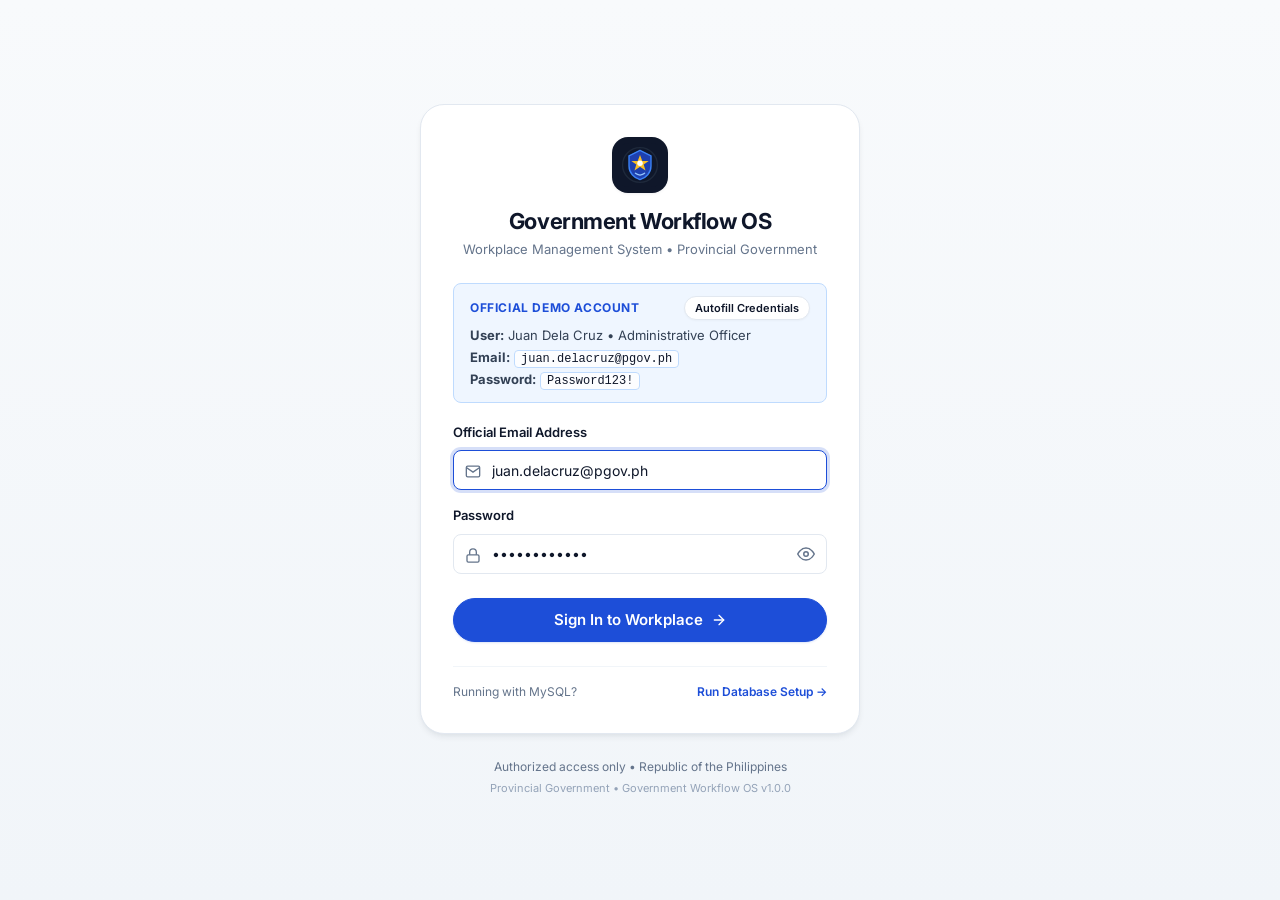
<file: index.html>
<!DOCTYPE html>
<html lang="en">
<head>
  <meta charset="UTF-8">
  <meta name="viewport" content="width=device-width, initial-scale=1.0">
  <title>Government Workflow OS</title>
  <link rel="stylesheet" href="assets/css/design-system.css">
  <link rel="icon" type="image/svg+xml" href="assets/images/logo.svg">
  <style>
    body {
      display: flex;
      align-items: center;
      justify-content: center;
      min-height: 100vh;
      background: linear-gradient(180deg, #f8fafc 0%, #f1f5f9 100%);
      font-family: var(--font-sans);
      margin: 0;
      padding: var(--space-4);
    }
    .splash-card {
      text-align: center;
      background-color: var(--color-card);
      border: 1px solid var(--color-border);
      border-radius: var(--radius-lg);
      padding: var(--space-8);
      box-shadow: var(--shadow-md);
      max-width: 400px;
      width: 100%;
    }
    .splash-logo {
      width: 64px;
      height: 64px;
      margin: 0 auto var(--space-4);
    }
    .splash-spinner {
      width: 24px;
      height: 24px;
      border: 3px solid var(--color-border);
      border-top-color: var(--color-primary);
      border-radius: 50%;
      animation: spin 0.8s linear infinite;
      margin: var(--space-4) auto 0;
    }
    @keyframes spin {
      to { transform: rotate(360deg); }
    }
  </style>
</head>
<body>

  <div class="splash-card">
    <img src="assets/images/logo.svg" alt="Emblem" class="splash-logo">
    <h1 class="typography-heading" style="font-size: 1.25rem; margin-bottom: 4px;">Government Workflow OS</h1>
    <p class="typography-caption" style="color: var(--color-ink-muted);">Provincial Government Workplace</p>
    <div class="splash-spinner"></div>
    <noscript>
      <p style="margin-top: 16px; font-size: 0.875rem;">
        <a href="login.html" class="btn btn-primary" style="display: inline-block;">Proceed to Login &rarr;</a>
      </p>
    </noscript>
  </div>

  <script src="assets/js/auth.js"></script>
  <script>
    document.addEventListener('DOMContentLoaded', () => {
      // Simulate quick check then route
      setTimeout(() => {
        if (AuthService.isLoggedIn()) {
          window.location.replace('pages/dashboard.html');
        } else {
          window.location.replace('login.html');
        }
      }, 200);
    });
  </script>
</body>
</html>
</file>
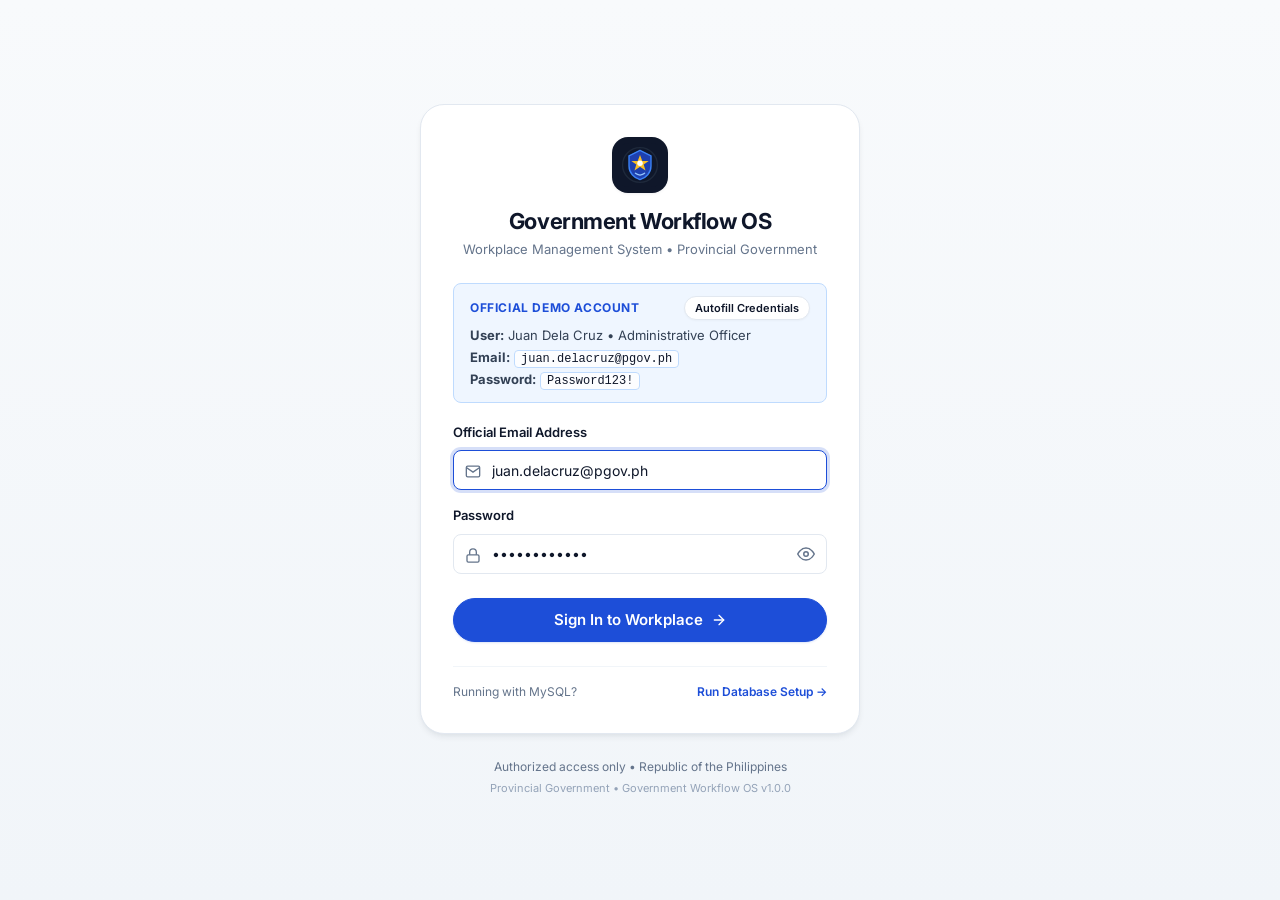
<file: login.html>
<!DOCTYPE html>
<html lang="en">
<head>
  <meta charset="UTF-8">
  <meta name="viewport" content="width=device-width, initial-scale=1.0">
  <title>Sign In &bull; Government Workflow OS</title>
  
  <link rel="stylesheet" href="assets/css/design-system.css">
  <link rel="stylesheet" href="assets/css/components.css">
  <link rel="icon" type="image/svg+xml" href="assets/images/logo.svg">
  
  <style>
    body {
      min-height: 100vh;
      display: flex;
      flex-direction: column;
      background: linear-gradient(180deg, #f8fafc 0%, #f1f5f9 100%);
      color: var(--color-ink-primary);
    }

    .login-wrapper {
      flex: 1;
      display: flex;
      align-items: center;
      justify-content: center;
      padding: var(--space-6) var(--space-4);
    }

    .login-container {
      width: 100%;
      max-width: 440px;
    }

    .login-card {
      background-color: var(--color-card);
      border: 1px solid var(--color-border);
      border-radius: var(--radius-lg);
      padding: var(--space-8);
      box-shadow: var(--shadow-md);
    }

    .brand-hero {
      display: flex;
      flex-direction: column;
      align-items: center;
      text-align: center;
      margin-bottom: var(--space-6);
    }

    .brand-hero-emblem {
      width: 56px;
      height: 56px;
      border-radius: var(--radius-md);
      background-color: #0f172a;
      display: flex;
      align-items: center;
      justify-content: center;
      margin-bottom: var(--space-3);
      box-shadow: var(--shadow-sm);
    }

    .brand-hero-emblem img {
      width: 44px;
      height: 44px;
    }

    .brand-hero-title {
      font-size: 1.375rem;
      font-weight: var(--font-weight-bold);
      letter-spacing: -0.02em;
      color: var(--color-ink-primary);
    }

    .brand-hero-sub {
      font-size: 0.8125rem;
      color: var(--color-ink-muted);
      margin-top: 2px;
    }

    .demo-callout {
      background-color: var(--color-primary-light);
      border: 1px solid var(--color-primary-border);
      border-radius: var(--radius-sm);
      padding: var(--space-3) var(--space-4);
      margin-bottom: var(--space-5);
      display: flex;
      flex-direction: column;
      gap: 6px;
    }

    .demo-callout-header {
      display: flex;
      align-items: center;
      justify-content: space-between;
    }

    .demo-callout-title {
      font-size: 0.75rem;
      font-weight: var(--font-weight-bold);
      color: var(--color-primary);
      text-transform: uppercase;
      letter-spacing: 0.05em;
    }

    .demo-creds-row {
      font-size: 0.8125rem;
      color: var(--color-ink-secondary);
      display: flex;
      flex-direction: column;
      gap: 2px;
    }

    .demo-creds-row code {
      font-family: var(--font-mono);
      font-size: 0.75rem;
      background-color: rgba(255, 255, 255, 0.8);
      padding: 1px 6px;
      border-radius: 4px;
      border: 1px solid var(--color-primary-border);
      color: var(--color-ink-primary);
    }

    .login-footer-meta {
      text-align: center;
      margin-top: var(--space-6);
      font-size: 0.75rem;
      color: var(--color-ink-muted);
    }
  </style>
</head>
<body>

<div class="login-wrapper">
  <div class="login-container">
    <div class="login-card">
      <!-- Official Branding -->
      <div class="brand-hero">
        <div class="brand-hero-emblem">
          <img src="assets/images/logo.svg" alt="Republic Emblem">
        </div>
        <h1 class="brand-hero-title">Government Workflow OS</h1>
        <p class="brand-hero-sub">Workplace Management System &bull; Provincial Government</p>
      </div>

      <!-- Demo Credentials Helper Callout -->
      <div class="demo-callout">
        <div class="demo-callout-header">
          <span class="demo-callout-title">Official Demo Account</span>
          <button 
            type="button" 
            class="btn btn-secondary btn-sm" 
            id="btn-autofill"
            style="height: 24px; padding: 0 10px; font-size: 0.6875rem;"
          >
            Autofill Credentials
          </button>
        </div>
        <div class="demo-creds-row">
          <div><strong>User:</strong> Juan Dela Cruz &bull; Administrative Officer</div>
          <div><strong>Email:</strong> <code>juan.delacruz@pgov.ph</code></div>
          <div><strong>Password:</strong> <code>Password123!</code></div>
        </div>
      </div>

      <!-- Alert Box -->
      <div id="login-alert" class="alert alert-danger" style="display: none;" role="alert">
        <svg width="18" height="18" viewBox="0 0 24 24" fill="none" stroke="currentColor" stroke-width="2" style="flex-shrink:0;">
          <circle cx="12" cy="12" r="10"></circle>
          <line x1="12" y1="8" x2="12" y2="12"></line>
          <line x1="12" y1="16" x2="12.01" y2="16"></line>
        </svg>
        <div id="login-alert-text"></div>
      </div>

      <!-- Login Form -->
      <form id="login-form" autocomplete="on">
        <!-- Email Field -->
        <div class="form-group">
          <label for="login-email" class="form-label">
            <span>Official Email Address</span>
          </label>
          <div class="input-with-icon">
            <span class="input-icon-left">
              <svg width="16" height="16" viewBox="0 0 24 24" fill="none" stroke="currentColor" stroke-width="2">
                <path d="M4 4h16c1.1 0 2 .9 2 2v12c0 1.1-.9 2-2 2H4c-1.1 0-2-.9-2-2V6c0-1.1.9-2 2-2z"></path>
                <polyline points="22,6 12,13 2,6"></polyline>
              </svg>
            </span>
            <input 
              type="email" 
              name="email" 
              id="login-email" 
              class="form-control" 
              placeholder="name@pgov.ph" 
              value="juan.delacruz@pgov.ph" 
              required 
              autofocus
            >
          </div>
        </div>

        <!-- Password Field with Visibility Toggle -->
        <div class="form-group" style="margin-bottom: var(--space-6);">
          <label for="login-password" class="form-label">
            <span>Password</span>
          </label>
          <div class="input-with-icon">
            <span class="input-icon-left">
              <svg width="16" height="16" viewBox="0 0 24 24" fill="none" stroke="currentColor" stroke-width="2">
                <rect x="3" y="11" width="18" height="11" rx="2" ry="2"></rect>
                <path d="M7 11V7a5 5 0 0 1 10 0v4"></path>
              </svg>
            </span>
            <input 
              type="password" 
              name="password" 
              id="login-password" 
              class="form-control" 
              placeholder="••••••••" 
              value="Password123!" 
              required
            >
            <button 
              type="button" 
              class="input-action-right" 
              data-toggle-password="login-password" 
              title="Toggle Password Visibility"
              aria-label="Toggle Password Visibility"
            >
              <svg width="18" height="18" viewBox="0 0 24 24" fill="none" stroke="currentColor" stroke-width="2" stroke-linecap="round" stroke-linejoin="round">
                <path d="M1 12s4-8 11-8 11 8 11 8-4 8-11 8-11-8-11-8z"></path>
                <circle cx="12" cy="12" r="3"></circle>
              </svg>
            </button>
          </div>
        </div>

        <!-- Submit Button (Pill shaped) -->
        <button type="submit" class="btn btn-primary" style="width: 100%; height: 44px; font-size: 0.9375rem;">
          <span>Sign In to Workplace</span>
          <svg width="16" height="16" viewBox="0 0 24 24" fill="none" stroke="currentColor" stroke-width="2" stroke-linecap="round" stroke-linejoin="round">
            <line x1="5" y1="12" x2="19" y2="12"></line>
            <polyline points="12 5 19 12 12 19"></polyline>
          </svg>
        </button>
      </form>

      <!-- Database Setup Link for Administrators -->
      <div style="margin-top: var(--space-6); padding-top: var(--space-4); border-top: 1px solid var(--color-border-subtle); display: flex; justify-content: space-between; align-items: center; font-size: 0.75rem;">
        <span class="text-muted">Running with MySQL?</span>
        <a href="install.php" style="font-weight: 600;">
          Run Database Setup &rarr;
        </a>
      </div>
    </div>

    <!-- Official Security Disclaimer -->
    <div class="login-footer-meta">
      <p>Authorized access only &bull; Republic of the Philippines</p>
      <p style="margin-top: 4px; font-size: 0.6875rem; color: var(--color-ink-faint);">
        Provincial Government &bull; Government Workflow OS v1.0.0
      </p>
    </div>
  </div>
</div>

<script src="assets/js/app.js"></script>
<script src="assets/js/auth.js"></script>
<script>
  document.addEventListener('DOMContentLoaded', () => {
    // Check if redirected from logout
    const urlParams = new URLSearchParams(window.location.search);
    if (urlParams.has('logged_out')) {
      AuthService.logout();
    }

    const form = document.getElementById('login-form');
    const alertBox = document.getElementById('login-alert');
    const alertText = document.getElementById('login-alert-text');
    const autofillBtn = document.getElementById('btn-autofill');

    if (autofillBtn) {
      autofillBtn.addEventListener('click', () => {
        document.getElementById('login-email').value = 'juan.delacruz@pgov.ph';
        document.getElementById('login-password').value = 'Password123!';
      });
    }

    form.addEventListener('submit', (e) => {
      e.preventDefault();
      const email = document.getElementById('login-email').value;
      const pass = document.getElementById('login-password').value;

      const result = AuthService.login(email, pass);
      if (result.success) {
        window.location.href = 'pages/dashboard.html';
      } else {
        alertBox.style.display = 'flex';
        alertText.textContent = result.message;
      }
    });
  });
</script>

</body>
</html>
</file>
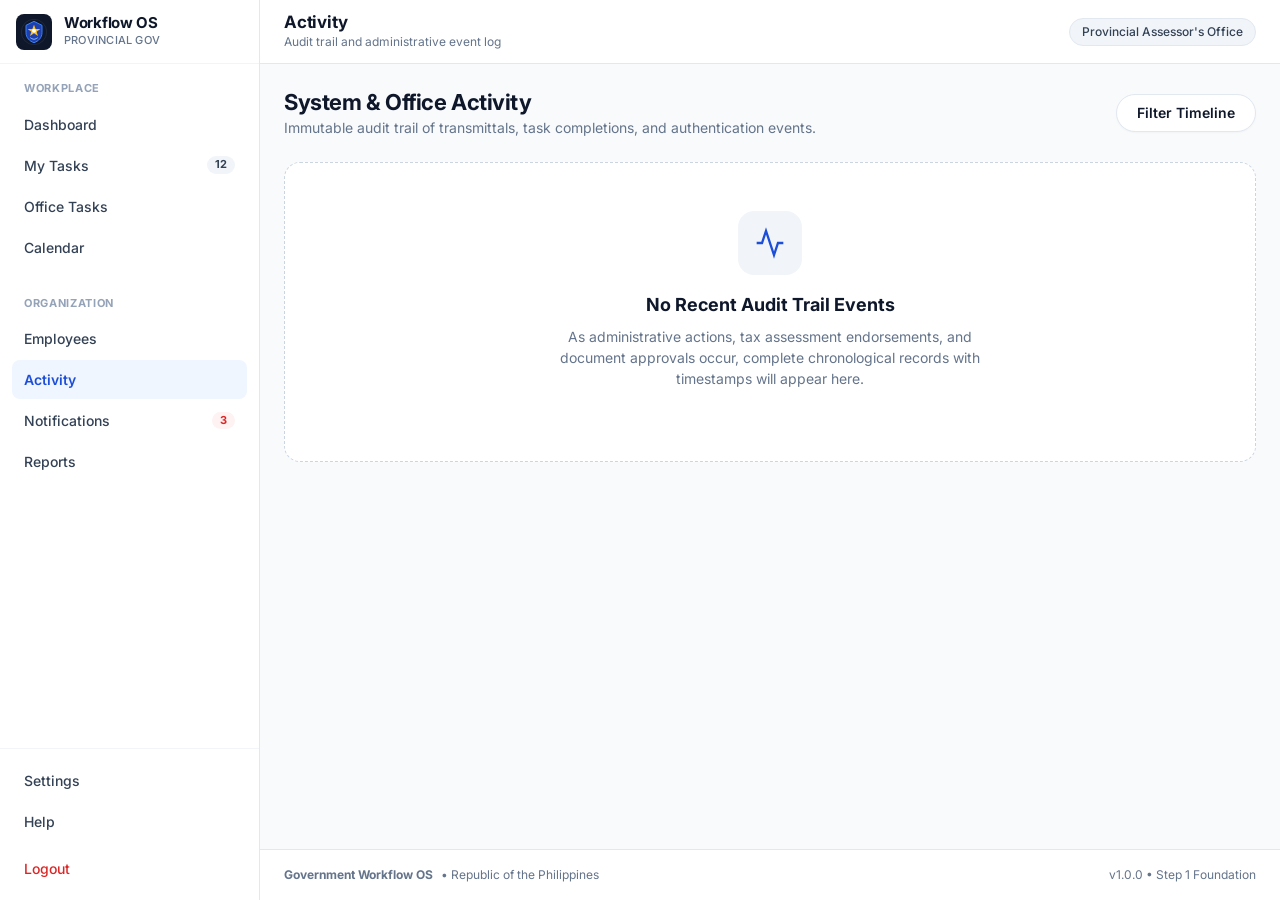
<file: pages/activity.html>
<!DOCTYPE html>
<html lang="en">
<head>
  <meta charset="UTF-8">
  <meta name="viewport" content="width=device-width, initial-scale=1.0">
  <title>Activity &bull; Government Workflow OS</title>
  
  <link rel="stylesheet" href="../assets/css/design-system.css">
  <link rel="stylesheet" href="../assets/css/layout.css">
  <link rel="stylesheet" href="../assets/css/components.css">
  <link rel="icon" type="image/svg+xml" href="../assets/images/logo.svg">
</head>
<body>

<div class="app-shell">
  <div class="sidebar-backdrop" id="sidebar-backdrop"></div>

  <aside class="app-sidebar" id="app-sidebar">
    <div class="sidebar-header">
      <a href="dashboard.html" class="sidebar-brand">
        <div class="brand-emblem"><img src="../assets/images/logo.svg" alt="Republic Emblem"></div>
        <div class="brand-info"><span class="brand-title">Workflow OS</span><span class="brand-tagline">Provincial Gov</span></div>
      </a>
    </div>
    <div class="sidebar-body">
      <div class="nav-group">
        <div class="nav-section-title">Workplace</div>
        <ul class="nav-list">
          <li class="nav-item"><a href="dashboard.html" class="nav-link"><span class="nav-label">Dashboard</span></a></li>
          <li class="nav-item"><a href="tasks.html" class="nav-link"><span class="nav-label">My Tasks</span><span class="nav-pill-badge">12</span></a></li>
          <li class="nav-item"><a href="office-tasks.html" class="nav-link"><span class="nav-label">Office Tasks</span></a></li>
          <li class="nav-item"><a href="calendar.html" class="nav-link"><span class="nav-label">Calendar</span></a></li>
        </ul>
      </div>
      <div class="nav-group">
        <div class="nav-section-title">Organization</div>
        <ul class="nav-list">
          <li class="nav-item"><a href="employees.html" class="nav-link"><span class="nav-label">Employees</span></a></li>
          <li class="nav-item"><a href="activity.html" class="nav-link active"><span class="nav-label">Activity</span></a></li>
          <li class="nav-item"><a href="notifications.html" class="nav-link"><span class="nav-label">Notifications</span><span class="nav-pill-badge" style="background-color: var(--color-danger-bg); color: var(--color-danger);">3</span></a></li>
          <li class="nav-item"><a href="reports.html" class="nav-link"><span class="nav-label">Reports</span></a></li>
        </ul>
      </div>
    </div>
    <div class="sidebar-footer">
      <ul class="nav-list">
        <li class="nav-item"><a href="settings.html" class="nav-link"><span class="nav-label">Settings</span></a></li>
        <li class="nav-item"><a href="help.html" class="nav-link"><span class="nav-label">Help</span></a></li>
      </ul>
      <a href="../login.html?logged_out=1" class="nav-link text-danger" style="color: var(--color-danger);" onclick="AuthService.logout()">Logout</a>
    </div>
  </aside>

  <div class="app-main">
    <header class="app-header">
      <div class="header-left">
        <button type="button" class="mobile-nav-toggle" id="mobile-nav-toggle">
          <svg width="20" height="20" viewBox="0 0 24 24" fill="none" stroke="currentColor" stroke-width="2"><line x1="3" y1="12" x2="21" y2="12"/><line x1="3" y1="6" x2="21" y2="6"/><line x1="3" y1="18" x2="21" y2="18"/></svg>
        </button>
        <div class="header-page-title-group">
          <h1 class="header-page-title">Activity</h1>
          <span class="header-breadcrumbs">Audit trail and administrative event log</span>
        </div>
      </div>
      <div class="header-right">
        <div class="header-office-pill"><span>Provincial Assessor's Office</span></div>
      </div>
    </header>

    <main class="app-content">
      <div style="display: flex; align-items: center; justify-content: space-between; margin-bottom: var(--space-6); flex-wrap: wrap; gap: var(--space-4);">
        <div>
          <h2 class="typography-heading">System &amp; Office Activity</h2>
          <p class="typography-subtitle">Immutable audit trail of transmittals, task completions, and authentication events.</p>
        </div>
        <div style="display: flex; gap: var(--space-3);">
          <button type="button" class="btn btn-secondary">Filter Timeline</button>
        </div>
      </div>

      <div class="empty-state">
        <div class="empty-state-icon">
          <svg width="32" height="32" viewBox="0 0 24 24" fill="none" stroke="currentColor" stroke-width="1.75">
            <polyline points="22 12 18 12 15 21 9 3 6 12 2 12"></polyline>
          </svg>
        </div>
        <h3 class="empty-state-title">No Recent Audit Trail Events</h3>
        <p class="empty-state-desc">
          As administrative actions, tax assessment endorsements, and document approvals occur, complete chronological records with timestamps will appear here.
        </p>
      </div>
    </main>

    <footer class="app-footer">
      <div class="footer-left"><strong>Government Workflow OS</strong> &bull; Republic of the Philippines</div>
      <div class="footer-right">v1.0.0 &bull; Step 1 Foundation</div>
    </footer>
  </div>
</div>

<script src="../assets/js/app.js"></script>
<script src="../assets/js/auth.js"></script>
</body>
</html>
</file>
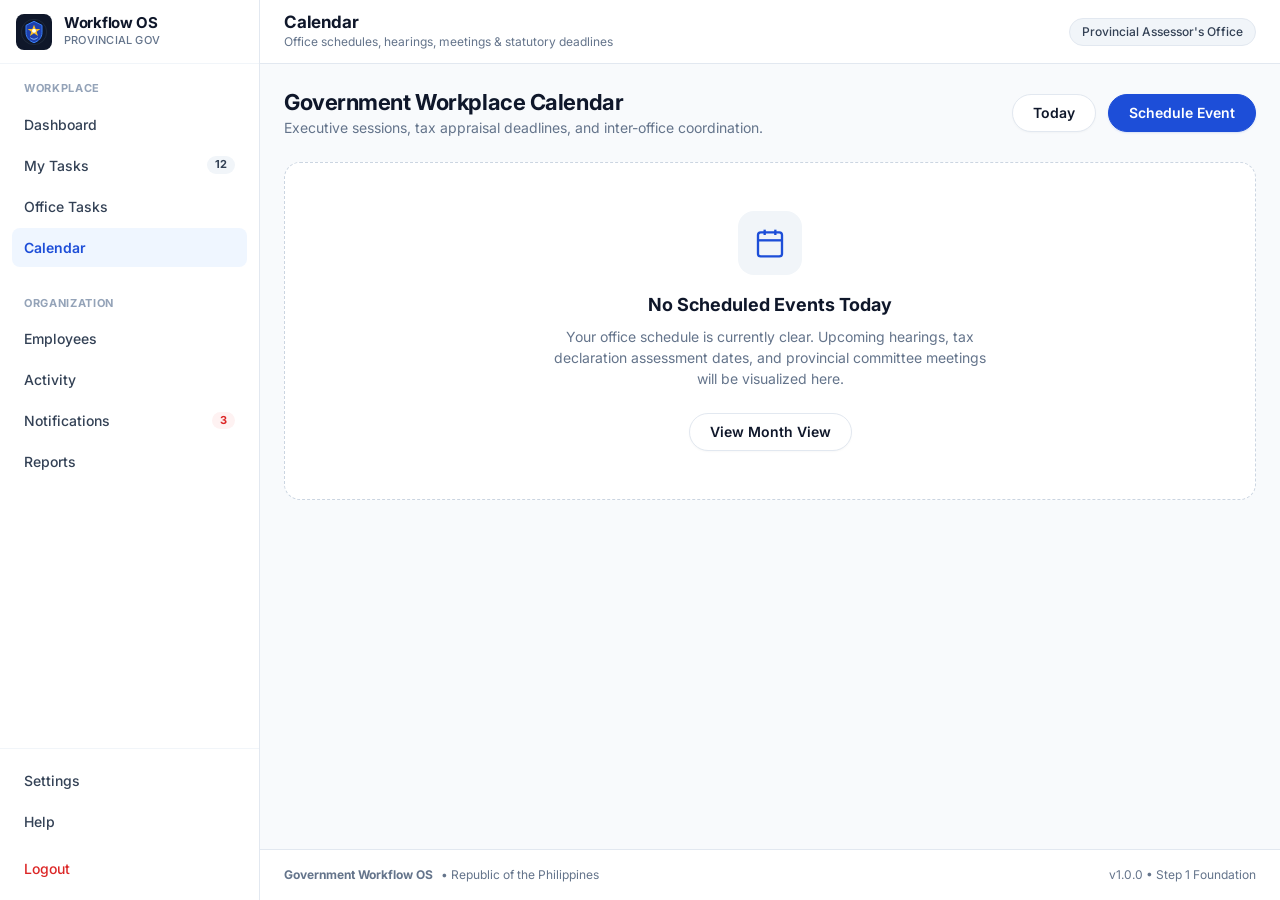
<file: pages/calendar.html>
<!DOCTYPE html>
<html lang="en">
<head>
  <meta charset="UTF-8">
  <meta name="viewport" content="width=device-width, initial-scale=1.0">
  <title>Calendar &bull; Government Workflow OS</title>
  
  <link rel="stylesheet" href="../assets/css/design-system.css">
  <link rel="stylesheet" href="../assets/css/layout.css">
  <link rel="stylesheet" href="../assets/css/components.css">
  <link rel="icon" type="image/svg+xml" href="../assets/images/logo.svg">
</head>
<body>

<div class="app-shell">
  <div class="sidebar-backdrop" id="sidebar-backdrop"></div>

  <aside class="app-sidebar" id="app-sidebar">
    <div class="sidebar-header">
      <a href="dashboard.html" class="sidebar-brand">
        <div class="brand-emblem"><img src="../assets/images/logo.svg" alt="Republic Emblem"></div>
        <div class="brand-info"><span class="brand-title">Workflow OS</span><span class="brand-tagline">Provincial Gov</span></div>
      </a>
    </div>
    <div class="sidebar-body">
      <div class="nav-group">
        <div class="nav-section-title">Workplace</div>
        <ul class="nav-list">
          <li class="nav-item"><a href="dashboard.html" class="nav-link"><span class="nav-label">Dashboard</span></a></li>
          <li class="nav-item"><a href="tasks.html" class="nav-link"><span class="nav-label">My Tasks</span><span class="nav-pill-badge">12</span></a></li>
          <li class="nav-item"><a href="office-tasks.html" class="nav-link"><span class="nav-label">Office Tasks</span></a></li>
          <li class="nav-item"><a href="calendar.html" class="nav-link active"><span class="nav-label">Calendar</span></a></li>
        </ul>
      </div>
      <div class="nav-group">
        <div class="nav-section-title">Organization</div>
        <ul class="nav-list">
          <li class="nav-item"><a href="employees.html" class="nav-link"><span class="nav-label">Employees</span></a></li>
          <li class="nav-item"><a href="activity.html" class="nav-link"><span class="nav-label">Activity</span></a></li>
          <li class="nav-item"><a href="notifications.html" class="nav-link"><span class="nav-label">Notifications</span><span class="nav-pill-badge" style="background-color: var(--color-danger-bg); color: var(--color-danger);">3</span></a></li>
          <li class="nav-item"><a href="reports.html" class="nav-link"><span class="nav-label">Reports</span></a></li>
        </ul>
      </div>
    </div>
    <div class="sidebar-footer">
      <ul class="nav-list">
        <li class="nav-item"><a href="settings.html" class="nav-link"><span class="nav-label">Settings</span></a></li>
        <li class="nav-item"><a href="help.html" class="nav-link"><span class="nav-label">Help</span></a></li>
      </ul>
      <a href="../login.html?logged_out=1" class="nav-link text-danger" style="color: var(--color-danger);" onclick="AuthService.logout()">Logout</a>
    </div>
  </aside>

  <div class="app-main">
    <header class="app-header">
      <div class="header-left">
        <button type="button" class="mobile-nav-toggle" id="mobile-nav-toggle">
          <svg width="20" height="20" viewBox="0 0 24 24" fill="none" stroke="currentColor" stroke-width="2"><line x1="3" y1="12" x2="21" y2="12"/><line x1="3" y1="6" x2="21" y2="6"/><line x1="3" y1="18" x2="21" y2="18"/></svg>
        </button>
        <div class="header-page-title-group">
          <h1 class="header-page-title">Calendar</h1>
          <span class="header-breadcrumbs">Office schedules, hearings, meetings &amp; statutory deadlines</span>
        </div>
      </div>
      <div class="header-right">
        <div class="header-office-pill"><span>Provincial Assessor's Office</span></div>
      </div>
    </header>

    <main class="app-content">
      <div style="display: flex; align-items: center; justify-content: space-between; margin-bottom: var(--space-6); flex-wrap: wrap; gap: var(--space-4);">
        <div>
          <h2 class="typography-heading">Government Workplace Calendar</h2>
          <p class="typography-subtitle">Executive sessions, tax appraisal deadlines, and inter-office coordination.</p>
        </div>
        <div style="display: flex; gap: var(--space-3);">
          <button type="button" class="btn btn-secondary">Today</button>
          <button type="button" class="btn btn-primary" onclick="alert('Scheduling events will be introduced in future steps.')">
            <span>Schedule Event</span>
          </button>
        </div>
      </div>

      <div class="empty-state">
        <div class="empty-state-icon">
          <svg width="32" height="32" viewBox="0 0 24 24" fill="none" stroke="currentColor" stroke-width="1.75">
            <rect x="3" y="4" width="18" height="18" rx="2" ry="2"></rect>
            <line x1="16" y1="2" x2="16" y2="6"></line>
            <line x1="8" y1="2" x2="8" y2="6"></line>
            <line x1="3" y1="10" x2="21" y2="10"></line>
          </svg>
        </div>
        <h3 class="empty-state-title">No Scheduled Events Today</h3>
        <p class="empty-state-desc">
          Your office schedule is currently clear. Upcoming hearings, tax declaration assessment dates, and provincial committee meetings will be visualized here.
        </p>
        <button type="button" class="btn btn-secondary" onclick="alert('Calendar integration will be active in future steps.')">
          <span>View Month View</span>
        </button>
      </div>
    </main>

    <footer class="app-footer">
      <div class="footer-left"><strong>Government Workflow OS</strong> &bull; Republic of the Philippines</div>
      <div class="footer-right">v1.0.0 &bull; Step 1 Foundation</div>
    </footer>
  </div>
</div>

<script src="../assets/js/app.js"></script>
<script src="../assets/js/auth.js"></script>
</body>
</html>
</file>
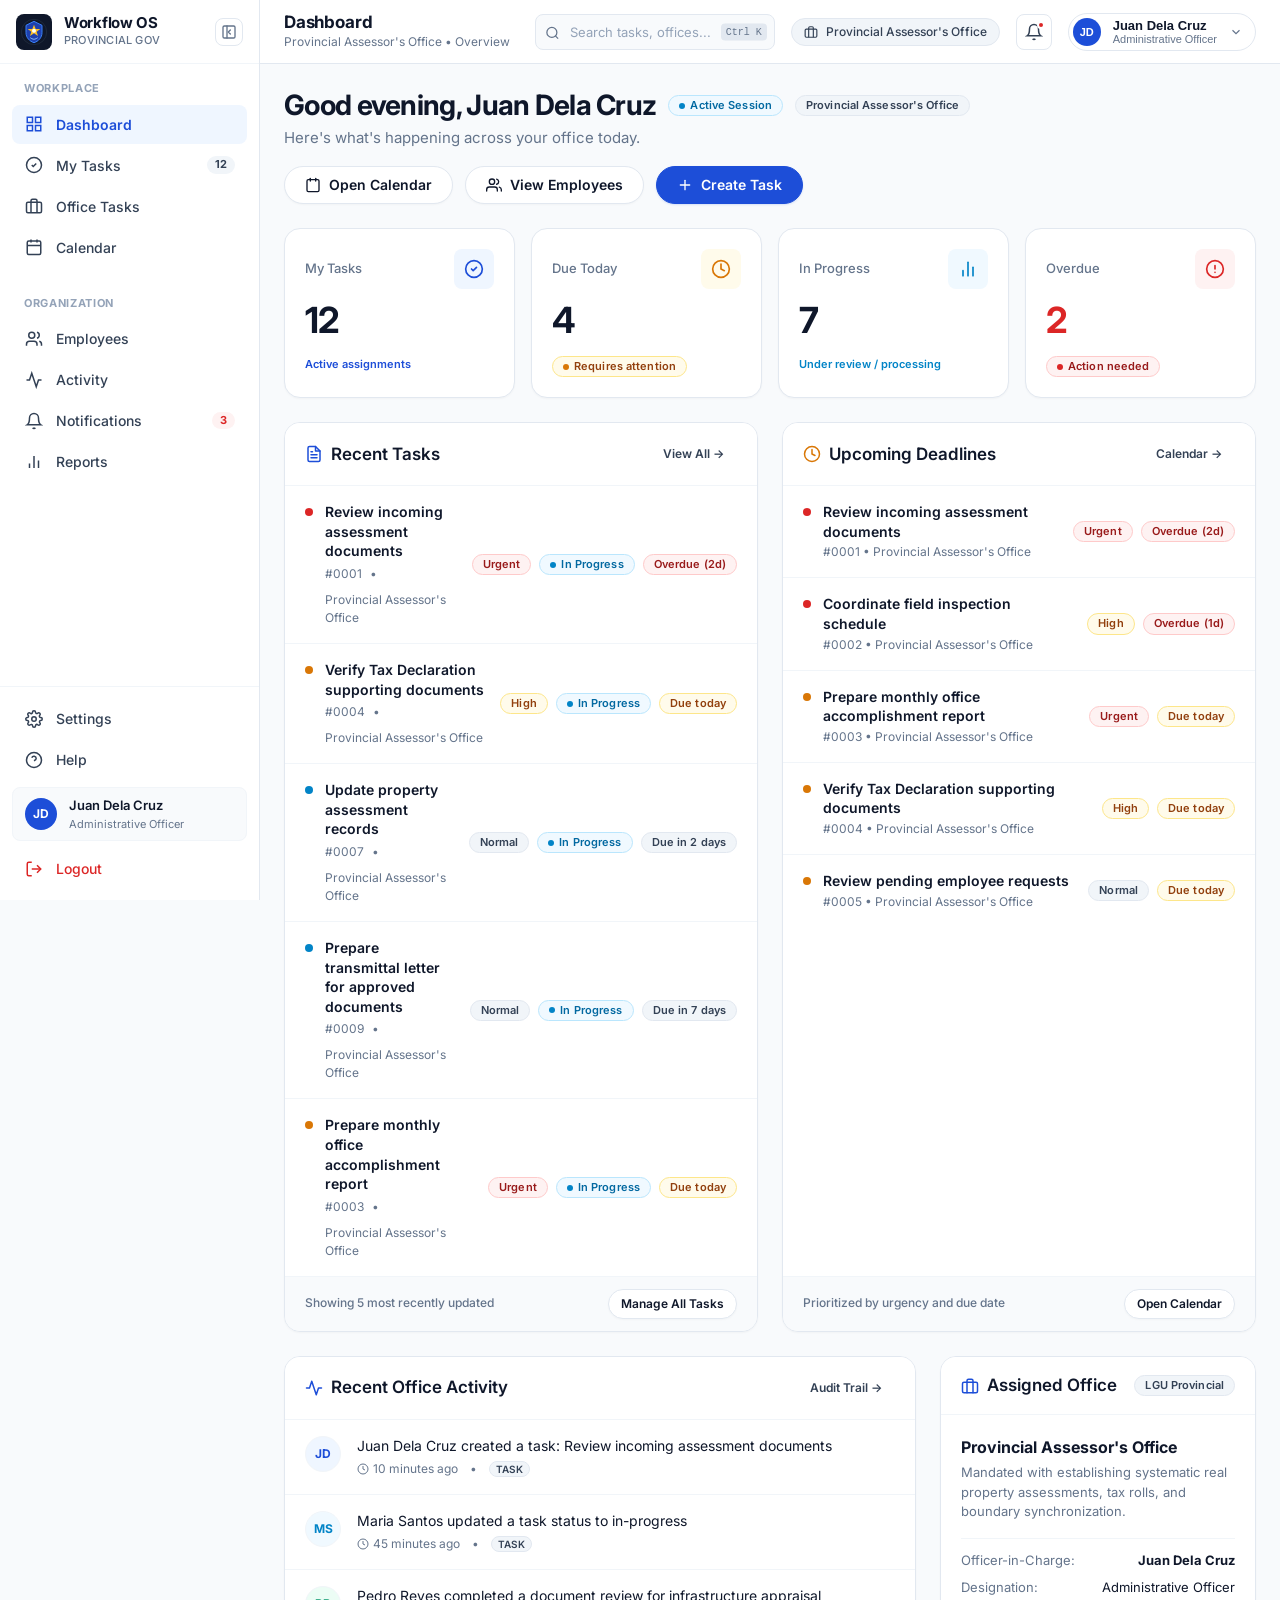
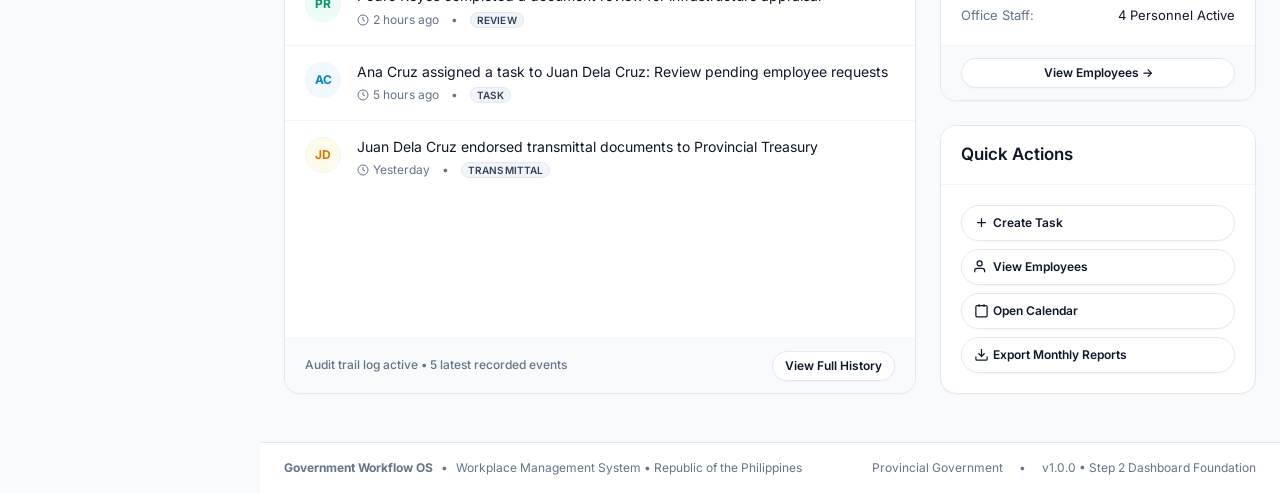
<file: pages/dashboard.html>
<!DOCTYPE html>
<html lang="en">
<head>
  <meta charset="UTF-8">
  <meta name="viewport" content="width=device-width, initial-scale=1.0">
  <title>Dashboard &bull; Government Workflow OS</title>
  
  <link rel="stylesheet" href="../assets/css/design-system.css">
  <link rel="stylesheet" href="../assets/css/layout.css">
  <link rel="stylesheet" href="../assets/css/components.css">
  <link rel="icon" type="image/svg+xml" href="../assets/images/logo.svg">
</head>
<body>

<div class="app-shell">
  <!-- Mobile Overlay Backdrop -->
  <div class="sidebar-backdrop" id="sidebar-backdrop"></div>

  <!-- Left Sidebar -->
  <aside class="app-sidebar" id="app-sidebar">
    <!-- Brand Header -->
    <div class="sidebar-header">
      <a href="dashboard.html" class="sidebar-brand" title="Government Workflow OS">
        <div class="brand-emblem">
          <img src="../assets/images/logo.svg" alt="Republic Emblem">
        </div>
        <div class="brand-info">
          <span class="brand-title">Workflow OS</span>
          <span class="brand-tagline">Provincial Gov</span>
        </div>
      </a>
      <button type="button" class="sidebar-collapse-btn" id="sidebar-collapse-btn" title="Toggle Sidebar">
        <svg width="16" height="16" viewBox="0 0 24 24" fill="none" stroke="currentColor" stroke-width="2" stroke-linecap="round" stroke-linejoin="round">
          <rect x="3" y="3" width="18" height="18" rx="2" ry="2"></rect>
          <line x1="9" y1="3" x2="9" y2="21"></line>
          <path d="m14 9-3 3 3 3"></path>
        </svg>
      </button>
    </div>

    <!-- Navigation Body -->
    <div class="sidebar-body">
      <div class="nav-group">
        <div class="nav-section-title">Workplace</div>
        <ul class="nav-list">
          <li class="nav-item">
            <a href="dashboard.html" class="nav-link active" title="Dashboard">
              <span class="nav-icon">
                <svg width="18" height="18" viewBox="0 0 24 24" fill="none" stroke="currentColor" stroke-width="2">
                  <rect x="3" y="3" width="7" height="7"></rect>
                  <rect x="14" y="3" width="7" height="7"></rect>
                  <rect x="14" y="14" width="7" height="7"></rect>
                  <rect x="3" y="14" width="7" height="7"></rect>
                </svg>
              </span>
              <span class="nav-label">Dashboard</span>
            </a>
          </li>

          <li class="nav-item">
            <a href="tasks.html" class="nav-link" title="My Tasks">
              <span class="nav-icon">
                <svg width="18" height="18" viewBox="0 0 24 24" fill="none" stroke="currentColor" stroke-width="2">
                  <path d="M12 22c5.523 0 10-4.477 10-10S17.523 2 12 2 2 6.477 2 12s4.477 10 10 10z"></path>
                  <path d="m9 12 2 2 4-4"></path>
                </svg>
              </span>
              <span class="nav-label">My Tasks</span>
              <span class="nav-pill-badge">12</span>
            </a>
          </li>

          <li class="nav-item">
            <a href="office-tasks.html" class="nav-link" title="Office Tasks">
              <span class="nav-icon">
                <svg width="18" height="18" viewBox="0 0 24 24" fill="none" stroke="currentColor" stroke-width="2">
                  <rect x="2" y="7" width="20" height="14" rx="2" ry="2"></rect>
                  <path d="M16 21V5a2 2 0 0 0-2-2h-4a2 2 0 0 0-2 2v16"></path>
                </svg>
              </span>
              <span class="nav-label">Office Tasks</span>
            </a>
          </li>

          <li class="nav-item">
            <a href="calendar.html" class="nav-link" title="Calendar">
              <span class="nav-icon">
                <svg width="18" height="18" viewBox="0 0 24 24" fill="none" stroke="currentColor" stroke-width="2">
                  <rect x="3" y="4" width="18" height="18" rx="2" ry="2"></rect>
                  <line x1="16" y1="2" x2="16" y2="6"></line>
                  <line x1="8" y1="2" x2="8" y2="6"></line>
                  <line x1="3" y1="10" x2="21" y2="10"></line>
                </svg>
              </span>
              <span class="nav-label">Calendar</span>
            </a>
          </li>
        </ul>
      </div>

      <div class="nav-group">
        <div class="nav-section-title">Organization</div>
        <ul class="nav-list">
          <li class="nav-item">
            <a href="employees.html" class="nav-link" title="Employees">
              <span class="nav-icon">
                <svg width="18" height="18" viewBox="0 0 24 24" fill="none" stroke="currentColor" stroke-width="2">
                  <path d="M16 21v-2a4 4 0 0 0-4-4H6a4 4 0 0 0-4 4v2"></path>
                  <circle cx="9" cy="7" r="4"></circle>
                  <path d="M22 21v-2a4 4 0 0 0-3-3.87"></path>
                  <path d="M16 3.13a4 4 0 0 1 0 7.75"></path>
                </svg>
              </span>
              <span class="nav-label">Employees</span>
            </a>
          </li>

          <li class="nav-item">
            <a href="activity.html" class="nav-link" title="Activity">
              <span class="nav-icon">
                <svg width="18" height="18" viewBox="0 0 24 24" fill="none" stroke="currentColor" stroke-width="2">
                  <polyline points="22 12 18 12 15 21 9 3 6 12 2 12"></polyline>
                </svg>
              </span>
              <span class="nav-label">Activity</span>
            </a>
          </li>

          <li class="nav-item">
            <a href="notifications.html" class="nav-link" title="Notifications">
              <span class="nav-icon">
                <svg width="18" height="18" viewBox="0 0 24 24" fill="none" stroke="currentColor" stroke-width="2">
                  <path d="M18 8A6 6 0 0 0 6 8c0 7-3 9-3 9h18s-3-2-3-9"></path>
                  <path d="M13.73 21a2 2 0 0 1-3.46 0"></path>
                </svg>
              </span>
              <span class="nav-label">Notifications</span>
              <span class="nav-pill-badge" style="background-color: var(--color-danger-bg); color: var(--color-danger);">3</span>
            </a>
          </li>

          <li class="nav-item">
            <a href="reports.html" class="nav-link" title="Reports">
              <span class="nav-icon">
                <svg width="18" height="18" viewBox="0 0 24 24" fill="none" stroke="currentColor" stroke-width="2">
                  <line x1="18" y1="20" x2="18" y2="10"></line>
                  <line x1="12" y1="20" x2="12" y2="4"></line>
                  <line x1="6" y1="20" x2="6" y2="14"></line>
                </svg>
              </span>
              <span class="nav-label">Reports</span>
            </a>
          </li>
        </ul>
      </div>
    </div>

    <!-- Sidebar Bottom Footer -->
    <div class="sidebar-footer">
      <ul class="nav-list">
        <li class="nav-item">
          <a href="settings.html" class="nav-link" title="Settings">
            <span class="nav-icon">
              <svg width="18" height="18" viewBox="0 0 24 24" fill="none" stroke="currentColor" stroke-width="2">
                <circle cx="12" cy="12" r="3"></circle>
                <path d="M19.4 15a1.65 1.65 0 0 0 .33 1.82l.06.06a2 2 0 0 1 0 2.83 2 2 0 0 1-2.83 0l-.06-.06a1.65 1.65 0 0 0-1.82-.33 1.65 1.65 0 0 0-1 1.51V21a2 2 0 0 1-2 2 2 2 0 0 1-2-2v-.09A1.65 1.65 0 0 0 9 19.4a1.65 1.65 0 0 0-1.82.33l-.06.06a2 2 0 0 1-2.83 0 2 2 0 0 1 0-2.83l.06-.06a1.65 1.65 0 0 0 .33-1.82 1.65 1.65 0 0 0-1.51-1H3a2 2 0 0 1-2-2 2 2 0 0 1 2-2h.09A1.65 1.65 0 0 0 4.6 9a1.65 1.65 0 0 0-.33-1.82l-.06-.06a2 2 0 0 1 0-2.83 2 2 0 0 1 2.83 0l.06.06a1.65 1.65 0 0 0 1.82.33H9a1.65 1.65 0 0 0 1-1.51V3a2 2 0 0 1 2-2 2 2 0 0 1 2 2v.09a1.65 1.65 0 0 0 1 1.51 1.65 1.65 0 0 0 1.82-.33l.06-.06a2 2 0 0 1 2.83 0 2 2 0 0 1 0 2.83l-.06.06a1.65 1.65 0 0 0-.33 1.82V9a1.65 1.65 0 0 0 1.51 1H21a2 2 0 0 1 2 2 2 2 0 0 1-2 2h-.09a1.65 1.65 0 0 0-1.51 1z"></path>
              </svg>
            </span>
            <span class="nav-label">Settings</span>
          </a>
        </li>
        <li class="nav-item">
          <a href="help.html" class="nav-link" title="Help">
            <span class="nav-icon">
              <svg width="18" height="18" viewBox="0 0 24 24" fill="none" stroke="currentColor" stroke-width="2">
                <circle cx="12" cy="12" r="10"></circle>
                <path d="M9.09 9a3 3 0 0 1 5.83 1c0 2-3 3-3 3"></path>
                <line x1="12" y1="17" x2="12.01" y2="17"></line>
              </svg>
            </span>
            <span class="nav-label">Help</span>
          </a>
        </li>
      </ul>

      <a href="settings.html" class="sidebar-user-card" title="Account Settings">
        <div class="user-avatar-initials">JD</div>
        <div class="user-meta-compact">
          <span class="user-name-compact">Juan Dela Cruz</span>
          <span class="user-role-compact">Administrative Officer</span>
        </div>
      </a>

      <a href="../login.html?logged_out=1" class="nav-link text-danger" title="Sign out" style="color: var(--color-danger);" onclick="AuthService.logout()">
        <span class="nav-icon">
          <svg width="18" height="18" viewBox="0 0 24 24" fill="none" stroke="currentColor" stroke-width="2">
            <path d="M9 21H5a2 2 0 0 1-2-2V5a2 2 0 0 1 2-2h4"></path>
            <polyline points="16 17 21 12 16 7"></polyline>
            <line x1="21" y1="12" x2="9" y2="12"></line>
          </svg>
        </span>
        <span class="nav-label">Logout</span>
      </a>
    </div>
  </aside>

  <!-- Main Content Area -->
  <div class="app-main">
    <header class="app-header">
      <div class="header-left">
        <button type="button" class="mobile-nav-toggle" id="mobile-nav-toggle" aria-label="Open Navigation">
          <svg width="20" height="20" viewBox="0 0 24 24" fill="none" stroke="currentColor" stroke-width="2">
            <line x1="3" y1="12" x2="21" y2="12"></line>
            <line x1="3" y1="6" x2="21" y2="6"></line>
            <line x1="3" y1="18" x2="21" y2="18"></line>
          </svg>
        </button>

        <div class="header-page-title-group">
          <h1 class="header-page-title">Dashboard</h1>
          <span class="header-breadcrumbs">Provincial Assessor's Office &bull; Overview</span>
        </div>
      </div>

      <div class="header-right">
        <div class="header-search-box">
          <span class="header-search-icon">
            <svg width="15" height="15" viewBox="0 0 24 24" fill="none" stroke="currentColor" stroke-width="2">
              <circle cx="11" cy="11" r="8"></circle>
              <line x1="21" y1="21" x2="16.65" y2="16.65"></line>
            </svg>
          </span>
          <input type="text" class="header-search-input" id="header-search-input" placeholder="Search tasks, offices..." autocomplete="off">
          <span class="search-shortcut-badge">Ctrl K</span>
        </div>

        <div class="header-office-pill">
          <svg width="14" height="14" viewBox="0 0 24 24" fill="none" stroke="currentColor" stroke-width="2">
            <rect x="2" y="7" width="20" height="14" rx="2" ry="2"></rect>
            <path d="M16 21V5a2 2 0 0 0-2-2h-4a2 2 0 0 0-2 2v16"></path>
          </svg>
          <span>Provincial Assessor's Office</span>
        </div>

        <!-- Notifications Dropdown -->
        <div class="dropdown">
          <button type="button" class="header-icon-btn" data-dropdown-trigger="notifications-menu" title="Notifications">
            <svg width="18" height="18" viewBox="0 0 24 24" fill="none" stroke="currentColor" stroke-width="2">
              <path d="M18 8A6 6 0 0 0 6 8c0 7-3 9-3 9h18s-3-2-3-9"></path>
              <path d="M13.73 21a2 2 0 0 1-3.46 0"></path>
            </svg>
            <span class="unread-notification-dot"></span>
          </button>

          <div class="dropdown-menu notifications-dropdown" id="notifications-menu">
            <div class="dropdown-header" style="display: flex; justify-content: space-between; align-items: center;">
              <span>NOTIFICATIONS (3)</span>
              <a href="notifications.html" style="font-size: 0.6875rem;">View all</a>
            </div>
            <div class="dropdown-divider"></div>
            
            <a href="tasks.html" class="notif-item unread">
              <div class="notif-icon">
                <svg width="14" height="14" viewBox="0 0 24 24" fill="none" stroke="currentColor" stroke-width="2">
                  <circle cx="12" cy="12" r="10"></circle>
                  <polyline points="12 6 12 12 16 14"></polyline>
                </svg>
              </div>
              <div>
                <div class="notif-text"><strong>Assessor's Q3 Real Property Tax Appraisal</strong> due today at 5:00 PM.</div>
                <div class="notif-time">20 minutes ago</div>
              </div>
            </a>

            <div class="dropdown-divider"></div>
            <a href="notifications.html" class="dropdown-item" style="justify-content: center; font-weight: 600; color: var(--color-primary);">
              Go to Notification Center &rarr;
            </a>
          </div>
        </div>

        <!-- User Profile Dropdown -->
        <div class="dropdown">
          <button type="button" class="header-user-btn" data-dropdown-trigger="user-profile-menu">
            <div class="user-avatar-sm">JD</div>
            <div class="user-meta-header" style="text-align: left;">
              <div class="user-name-header">Juan Dela Cruz</div>
              <div class="user-role-header">Administrative Officer</div>
            </div>
            <svg width="14" height="14" viewBox="0 0 24 24" fill="none" stroke="currentColor" stroke-width="2" style="color: var(--color-ink-muted);">
              <polyline points="6 9 12 15 18 9"></polyline>
            </svg>
          </button>

          <div class="dropdown-menu" id="user-profile-menu">
            <div class="dropdown-header">
              Signed in as<br>
              <strong style="color: var(--color-ink-primary);">juan.delacruz@pgov.ph</strong>
            </div>
            <div class="dropdown-divider"></div>
            
            <a href="settings.html" class="dropdown-item">
              <span>My Profile &amp; Account</span>
            </a>
            <a href="help.html" class="dropdown-item">
              <span>User Manual &amp; Help Desk</span>
            </a>
            <div class="dropdown-divider"></div>
            <a href="../login.html?logged_out=1" class="dropdown-item danger-item" onclick="AuthService.logout()">
              <span>Sign Out</span>
            </a>
          </div>
        </div>
      </div>
    </header>

    <main class="app-content">
      <!-- Welcome Greeting Hero -->
      <div style="margin-bottom: var(--space-6); display: flex; align-items: flex-start; justify-content: space-between; flex-wrap: wrap; gap: var(--space-4);">
        <div>
          <div style="display: flex; align-items: center; gap: var(--space-3); margin-bottom: var(--space-1); flex-wrap: wrap;">
            <h2 class="typography-display" id="greeting-text" style="color: var(--color-ink-primary);">Good morning, Juan Dela Cruz</h2>
            <span class="badge badge-info">
              <span class="badge-dot"></span> Active Session
            </span>
            <span class="badge badge-neutral">
              Provincial Assessor's Office
            </span>
          </div>
          <p class="typography-subtitle" style="font-size: 0.9375rem;">
            Here's what's happening across your office today.
          </p>
        </div>

        <!-- Primary Workplace Quick Actions -->
        <div style="display: flex; align-items: center; gap: var(--space-3); flex-wrap: wrap;">
          <a href="calendar.html" class="btn btn-secondary">
            <svg width="16" height="16" viewBox="0 0 24 24" fill="none" stroke="currentColor" stroke-width="2" stroke-linecap="round" stroke-linejoin="round">
              <rect x="3" y="4" width="18" height="18" rx="2" ry="2"></rect>
              <line x1="16" y1="2" x2="16" y2="6"></line>
              <line x1="8" y1="2" x2="8" y2="6"></line>
            </svg>
            <span>Open Calendar</span>
          </a>
          <a href="employees.html" class="btn btn-secondary">
            <svg width="16" height="16" viewBox="0 0 24 24" fill="none" stroke="currentColor" stroke-width="2" stroke-linecap="round" stroke-linejoin="round">
              <path d="M17 21v-2a4 4 0 0 0-4-4H5a4 4 0 0 0-4 4v2"></path>
              <circle cx="9" cy="7" r="4"></circle>
              <path d="M23 21v-2a4 4 0 0 0-3-3.87"></path>
              <path d="M16 3.13a4 4 0 0 1 0 7.75"></path>
            </svg>
            <span>View Employees</span>
          </a>
          <a href="tasks.html" class="btn btn-primary">
            <svg width="16" height="16" viewBox="0 0 24 24" fill="none" stroke="currentColor" stroke-width="2" stroke-linecap="round" stroke-linejoin="round">
              <line x1="12" y1="5" x2="12" y2="19"></line>
              <line x1="5" y1="12" x2="19" y2="12"></line>
            </svg>
            <span>Create Task</span>
          </a>
        </div>
      </div>

      <!-- Four Foundational Summary Cards -->
      <div class="stat-card-grid">
        <!-- Card 1: My Tasks -->
        <div class="stat-card">
          <div class="stat-card-top">
            <span class="stat-card-label">My Tasks</span>
            <div class="stat-card-icon-container stat-card-icon-primary">
              <svg width="20" height="20" viewBox="0 0 24 24" fill="none" stroke="currentColor" stroke-width="2" stroke-linecap="round" stroke-linejoin="round">
                <path d="M12 22c5.523 0 10-4.477 10-10S17.523 2 12 2 2 6.477 2 12s4.477 10 10 10z"></path>
                <path d="m9 12 2 2 4-4"></path>
              </svg>
            </div>
          </div>
          <div class="stat-card-value">12</div>
          <div class="stat-card-trend text-primary" style="display: flex; align-items: center; gap: 6px;">
            <span>Active assignments</span>
          </div>
        </div>

        <!-- Card 2: Due Today -->
        <div class="stat-card">
          <div class="stat-card-top">
            <span class="stat-card-label">Due Today</span>
            <div class="stat-card-icon-container stat-card-icon-warning">
              <svg width="20" height="20" viewBox="0 0 24 24" fill="none" stroke="currentColor" stroke-width="2" stroke-linecap="round" stroke-linejoin="round">
                <circle cx="12" cy="12" r="10"></circle>
                <polyline points="12 6 12 12 16 14"></polyline>
              </svg>
            </div>
          </div>
          <div class="stat-card-value">4</div>
          <div class="stat-card-trend text-warning" style="display: flex; align-items: center; gap: 6px;">
            <span class="badge badge-warning" style="font-size: 0.6875rem;">
              <span class="badge-dot"></span> Requires attention
            </span>
          </div>
        </div>

        <!-- Card 3: In Progress -->
        <div class="stat-card">
          <div class="stat-card-top">
            <span class="stat-card-label">In Progress</span>
            <div class="stat-card-icon-container stat-card-icon-info">
              <svg width="20" height="20" viewBox="0 0 24 24" fill="none" stroke="currentColor" stroke-width="2" stroke-linecap="round" stroke-linejoin="round">
                <line x1="18" y1="20" x2="18" y2="10"></line>
                <line x1="12" y1="20" x2="12" y2="4"></line>
                <line x1="6" y1="20" x2="6" y2="14"></line>
              </svg>
            </div>
          </div>
          <div class="stat-card-value">7</div>
          <div class="stat-card-trend" style="color: var(--color-info); display: flex; align-items: center; gap: 6px;">
            <span>Under review / processing</span>
          </div>
        </div>

        <!-- Card 4: Overdue -->
        <div class="stat-card">
          <div class="stat-card-top">
            <span class="stat-card-label">Overdue</span>
            <div class="stat-card-icon-container stat-card-icon-danger">
              <svg width="20" height="20" viewBox="0 0 24 24" fill="none" stroke="currentColor" stroke-width="2" stroke-linecap="round" stroke-linejoin="round">
                <circle cx="12" cy="12" r="10"></circle>
                <line x1="12" y1="8" x2="12" y2="12"></line>
                <line x1="12" y1="16" x2="12.01" y2="16"></line>
              </svg>
            </div>
          </div>
          <div class="stat-card-value" style="color: var(--color-danger);">2</div>
          <div class="stat-card-trend text-danger" style="display: flex; align-items: center; gap: 6px;">
            <span class="badge badge-danger" style="font-size: 0.6875rem;">
              <span class="badge-dot"></span> Action needed
            </span>
          </div>
        </div>
      </div>

      <!-- Main Two-Column Split Grid: Recent Tasks & Upcoming Deadlines -->
      <div class="dashboard-split-grid">
        <!-- Left Column: Recent Tasks (Top 5) -->
        <div class="card">
          <div class="card-header">
            <div class="card-header-title">
              <svg width="18" height="18" viewBox="0 0 24 24" fill="none" stroke="currentColor" stroke-width="2" stroke-linecap="round" stroke-linejoin="round" class="text-primary">
                <path d="M14 2H6a2 2 0 0 0-2 2v16a2 2 0 0 0 2 2h12a2 2 0 0 0 2-2V8z"></path>
                <polyline points="14 2 14 8 20 8"></polyline>
                <line x1="16" y1="13" x2="8" y2="13"></line>
                <line x1="16" y1="17" x2="8" y2="17"></line>
                <polyline points="10 9 9 9 8 9"></polyline>
              </svg>
              <span>Recent Tasks</span>
            </div>
            <div class="card-header-actions">
              <a href="tasks.html" class="btn btn-ghost btn-sm">View All &rarr;</a>
            </div>
          </div>

          <div class="card-body" style="padding: 0;">
            <div style="display: flex; flex-direction: column;">
              <!-- Task 1 -->
              <div class="task-item-row" style="display: flex; align-items: center; justify-content: space-between; padding: var(--space-4) var(--space-5); gap: var(--space-4); border-bottom: 1px solid var(--color-border-subtle); transition: background-color 0.15s ease;">
                <div style="display: flex; align-items: flex-start; gap: var(--space-3); min-width: 0; flex: 1;">
                  <div style="width: 8px; height: 8px; border-radius: 50%; background-color: var(--color-danger); margin-top: 6px; flex-shrink: 0;"></div>
                  <div style="min-width: 0; flex: 1;">
                    <div style="font-weight: 600; font-size: 0.875rem; color: var(--color-ink-primary); line-height: 1.4;">
                      Review incoming assessment documents
                    </div>
                    <div style="display: flex; align-items: center; flex-wrap: wrap; gap: var(--space-2); font-size: 0.75rem; color: var(--color-ink-muted); margin-top: 4px;">
                      <span>#0001</span>
                      <span>&bull;</span>
                      <span>Provincial Assessor's Office</span>
                    </div>
                  </div>
                </div>
                <div class="task-item-meta" style="display: flex; align-items: center; gap: var(--space-2); flex-shrink: 0; flex-wrap: wrap; justify-content: flex-end;">
                  <span class="badge badge-danger">Urgent</span>
                  <span class="badge badge-info"><span class="badge-dot"></span> In Progress</span>
                  <span class="badge badge-danger">Overdue (2d)</span>
                </div>
              </div>

              <!-- Task 2 -->
              <div class="task-item-row" style="display: flex; align-items: center; justify-content: space-between; padding: var(--space-4) var(--space-5); gap: var(--space-4); border-bottom: 1px solid var(--color-border-subtle); transition: background-color 0.15s ease;">
                <div style="display: flex; align-items: flex-start; gap: var(--space-3); min-width: 0; flex: 1;">
                  <div style="width: 8px; height: 8px; border-radius: 50%; background-color: var(--color-warning); margin-top: 6px; flex-shrink: 0;"></div>
                  <div style="min-width: 0; flex: 1;">
                    <div style="font-weight: 600; font-size: 0.875rem; color: var(--color-ink-primary); line-height: 1.4;">
                      Verify Tax Declaration supporting documents
                    </div>
                    <div style="display: flex; align-items: center; flex-wrap: wrap; gap: var(--space-2); font-size: 0.75rem; color: var(--color-ink-muted); margin-top: 4px;">
                      <span>#0004</span>
                      <span>&bull;</span>
                      <span>Provincial Assessor's Office</span>
                    </div>
                  </div>
                </div>
                <div class="task-item-meta" style="display: flex; align-items: center; gap: var(--space-2); flex-shrink: 0; flex-wrap: wrap; justify-content: flex-end;">
                  <span class="badge badge-warning">High</span>
                  <span class="badge badge-info"><span class="badge-dot"></span> In Progress</span>
                  <span class="badge badge-warning">Due today</span>
                </div>
              </div>

              <!-- Task 3 -->
              <div class="task-item-row" style="display: flex; align-items: center; justify-content: space-between; padding: var(--space-4) var(--space-5); gap: var(--space-4); border-bottom: 1px solid var(--color-border-subtle); transition: background-color 0.15s ease;">
                <div style="display: flex; align-items: flex-start; gap: var(--space-3); min-width: 0; flex: 1;">
                  <div style="width: 8px; height: 8px; border-radius: 50%; background-color: var(--color-info); margin-top: 6px; flex-shrink: 0;"></div>
                  <div style="min-width: 0; flex: 1;">
                    <div style="font-weight: 600; font-size: 0.875rem; color: var(--color-ink-primary); line-height: 1.4;">
                      Update property assessment records
                    </div>
                    <div style="display: flex; align-items: center; flex-wrap: wrap; gap: var(--space-2); font-size: 0.75rem; color: var(--color-ink-muted); margin-top: 4px;">
                      <span>#0007</span>
                      <span>&bull;</span>
                      <span>Provincial Assessor's Office</span>
                    </div>
                  </div>
                </div>
                <div class="task-item-meta" style="display: flex; align-items: center; gap: var(--space-2); flex-shrink: 0; flex-wrap: wrap; justify-content: flex-end;">
                  <span class="badge badge-neutral">Normal</span>
                  <span class="badge badge-info"><span class="badge-dot"></span> In Progress</span>
                  <span class="badge badge-neutral">Due in 2 days</span>
                </div>
              </div>

              <!-- Task 4 -->
              <div class="task-item-row" style="display: flex; align-items: center; justify-content: space-between; padding: var(--space-4) var(--space-5); gap: var(--space-4); border-bottom: 1px solid var(--color-border-subtle); transition: background-color 0.15s ease;">
                <div style="display: flex; align-items: flex-start; gap: var(--space-3); min-width: 0; flex: 1;">
                  <div style="width: 8px; height: 8px; border-radius: 50%; background-color: var(--color-info); margin-top: 6px; flex-shrink: 0;"></div>
                  <div style="min-width: 0; flex: 1;">
                    <div style="font-weight: 600; font-size: 0.875rem; color: var(--color-ink-primary); line-height: 1.4;">
                      Prepare transmittal letter for approved documents
                    </div>
                    <div style="display: flex; align-items: center; flex-wrap: wrap; gap: var(--space-2); font-size: 0.75rem; color: var(--color-ink-muted); margin-top: 4px;">
                      <span>#0009</span>
                      <span>&bull;</span>
                      <span>Provincial Assessor's Office</span>
                    </div>
                  </div>
                </div>
                <div class="task-item-meta" style="display: flex; align-items: center; gap: var(--space-2); flex-shrink: 0; flex-wrap: wrap; justify-content: flex-end;">
                  <span class="badge badge-neutral">Normal</span>
                  <span class="badge badge-info"><span class="badge-dot"></span> In Progress</span>
                  <span class="badge badge-neutral">Due in 7 days</span>
                </div>
              </div>

              <!-- Task 5 -->
              <div class="task-item-row" style="display: flex; align-items: center; justify-content: space-between; padding: var(--space-4) var(--space-5); gap: var(--space-4); transition: background-color 0.15s ease;">
                <div style="display: flex; align-items: flex-start; gap: var(--space-3); min-width: 0; flex: 1;">
                  <div style="width: 8px; height: 8px; border-radius: 50%; background-color: var(--color-warning); margin-top: 6px; flex-shrink: 0;"></div>
                  <div style="min-width: 0; flex: 1;">
                    <div style="font-weight: 600; font-size: 0.875rem; color: var(--color-ink-primary); line-height: 1.4;">
                      Prepare monthly office accomplishment report
                    </div>
                    <div style="display: flex; align-items: center; flex-wrap: wrap; gap: var(--space-2); font-size: 0.75rem; color: var(--color-ink-muted); margin-top: 4px;">
                      <span>#0003</span>
                      <span>&bull;</span>
                      <span>Provincial Assessor's Office</span>
                    </div>
                  </div>
                </div>
                <div class="task-item-meta" style="display: flex; align-items: center; gap: var(--space-2); flex-shrink: 0; flex-wrap: wrap; justify-content: flex-end;">
                  <span class="badge badge-danger">Urgent</span>
                  <span class="badge badge-info"><span class="badge-dot"></span> In Progress</span>
                  <span class="badge badge-warning">Due today</span>
                </div>
              </div>
            </div>
          </div>

          <div class="card-footer">
            <span class="typography-caption">Showing 5 most recently updated</span>
            <a href="tasks.html" class="btn btn-secondary btn-sm">Manage All Tasks</a>
          </div>
        </div>

        <!-- Right Column: Upcoming Deadlines (Top 5) -->
        <div class="card">
          <div class="card-header">
            <div class="card-header-title">
              <svg width="18" height="18" viewBox="0 0 24 24" fill="none" stroke="currentColor" stroke-width="2" stroke-linecap="round" stroke-linejoin="round" class="text-warning">
                <circle cx="12" cy="12" r="10"></circle>
                <polyline points="12 6 12 12 16 14"></polyline>
              </svg>
              <span>Upcoming Deadlines</span>
            </div>
            <div class="card-header-actions">
              <a href="calendar.html" class="btn btn-ghost btn-sm">Calendar &rarr;</a>
            </div>
          </div>

          <div class="card-body" style="padding: 0;">
            <div style="display: flex; flex-direction: column;">
              <!-- Deadline 1 -->
              <div class="task-item-row" style="display: flex; align-items: center; justify-content: space-between; padding: var(--space-4) var(--space-5); gap: var(--space-4); border-bottom: 1px solid var(--color-border-subtle); transition: background-color 0.15s ease;">
                <div style="display: flex; align-items: flex-start; gap: var(--space-3); min-width: 0; flex: 1;">
                  <div style="width: 8px; height: 8px; border-radius: 50%; background-color: var(--color-danger); margin-top: 6px; flex-shrink: 0;"></div>
                  <div style="min-width: 0; flex: 1;">
                    <div style="font-weight: 600; font-size: 0.875rem; color: var(--color-ink-primary); line-height: 1.4;">
                      Review incoming assessment documents
                    </div>
                    <div style="font-size: 0.75rem; color: var(--color-ink-muted); margin-top: 2px;">
                      #0001 &bull; Provincial Assessor's Office
                    </div>
                  </div>
                </div>
                <div class="task-item-meta" style="display: flex; align-items: center; gap: var(--space-2); flex-shrink: 0;">
                  <span class="badge badge-danger">Urgent</span>
                  <span class="badge badge-danger">Overdue (2d)</span>
                </div>
              </div>

              <!-- Deadline 2 -->
              <div class="task-item-row" style="display: flex; align-items: center; justify-content: space-between; padding: var(--space-4) var(--space-5); gap: var(--space-4); border-bottom: 1px solid var(--color-border-subtle); transition: background-color 0.15s ease;">
                <div style="display: flex; align-items: flex-start; gap: var(--space-3); min-width: 0; flex: 1;">
                  <div style="width: 8px; height: 8px; border-radius: 50%; background-color: var(--color-danger); margin-top: 6px; flex-shrink: 0;"></div>
                  <div style="min-width: 0; flex: 1;">
                    <div style="font-weight: 600; font-size: 0.875rem; color: var(--color-ink-primary); line-height: 1.4;">
                      Coordinate field inspection schedule
                    </div>
                    <div style="font-size: 0.75rem; color: var(--color-ink-muted); margin-top: 2px;">
                      #0002 &bull; Provincial Assessor's Office
                    </div>
                  </div>
                </div>
                <div class="task-item-meta" style="display: flex; align-items: center; gap: var(--space-2); flex-shrink: 0;">
                  <span class="badge badge-warning">High</span>
                  <span class="badge badge-danger">Overdue (1d)</span>
                </div>
              </div>

              <!-- Deadline 3 -->
              <div class="task-item-row" style="display: flex; align-items: center; justify-content: space-between; padding: var(--space-4) var(--space-5); gap: var(--space-4); border-bottom: 1px solid var(--color-border-subtle); transition: background-color 0.15s ease;">
                <div style="display: flex; align-items: flex-start; gap: var(--space-3); min-width: 0; flex: 1;">
                  <div style="width: 8px; height: 8px; border-radius: 50%; background-color: var(--color-warning); margin-top: 6px; flex-shrink: 0;"></div>
                  <div style="min-width: 0; flex: 1;">
                    <div style="font-weight: 600; font-size: 0.875rem; color: var(--color-ink-primary); line-height: 1.4;">
                      Prepare monthly office accomplishment report
                    </div>
                    <div style="font-size: 0.75rem; color: var(--color-ink-muted); margin-top: 2px;">
                      #0003 &bull; Provincial Assessor's Office
                    </div>
                  </div>
                </div>
                <div class="task-item-meta" style="display: flex; align-items: center; gap: var(--space-2); flex-shrink: 0;">
                  <span class="badge badge-danger">Urgent</span>
                  <span class="badge badge-warning">Due today</span>
                </div>
              </div>

              <!-- Deadline 4 -->
              <div class="task-item-row" style="display: flex; align-items: center; justify-content: space-between; padding: var(--space-4) var(--space-5); gap: var(--space-4); border-bottom: 1px solid var(--color-border-subtle); transition: background-color 0.15s ease;">
                <div style="display: flex; align-items: flex-start; gap: var(--space-3); min-width: 0; flex: 1;">
                  <div style="width: 8px; height: 8px; border-radius: 50%; background-color: var(--color-warning); margin-top: 6px; flex-shrink: 0;"></div>
                  <div style="min-width: 0; flex: 1;">
                    <div style="font-weight: 600; font-size: 0.875rem; color: var(--color-ink-primary); line-height: 1.4;">
                      Verify Tax Declaration supporting documents
                    </div>
                    <div style="font-size: 0.75rem; color: var(--color-ink-muted); margin-top: 2px;">
                      #0004 &bull; Provincial Assessor's Office
                    </div>
                  </div>
                </div>
                <div class="task-item-meta" style="display: flex; align-items: center; gap: var(--space-2); flex-shrink: 0;">
                  <span class="badge badge-warning">High</span>
                  <span class="badge badge-warning">Due today</span>
                </div>
              </div>

              <!-- Deadline 5 -->
              <div class="task-item-row" style="display: flex; align-items: center; justify-content: space-between; padding: var(--space-4) var(--space-5); gap: var(--space-4); transition: background-color 0.15s ease;">
                <div style="display: flex; align-items: flex-start; gap: var(--space-3); min-width: 0; flex: 1;">
                  <div style="width: 8px; height: 8px; border-radius: 50%; background-color: var(--color-warning); margin-top: 6px; flex-shrink: 0;"></div>
                  <div style="min-width: 0; flex: 1;">
                    <div style="font-weight: 600; font-size: 0.875rem; color: var(--color-ink-primary); line-height: 1.4;">
                      Review pending employee requests
                    </div>
                    <div style="font-size: 0.75rem; color: var(--color-ink-muted); margin-top: 2px;">
                      #0005 &bull; Provincial Assessor's Office
                    </div>
                  </div>
                </div>
                <div class="task-item-meta" style="display: flex; align-items: center; gap: var(--space-2); flex-shrink: 0;">
                  <span class="badge badge-neutral">Normal</span>
                  <span class="badge badge-warning">Due today</span>
                </div>
              </div>
            </div>
          </div>

          <div class="card-footer">
            <span class="typography-caption">Prioritized by urgency and due date</span>
            <a href="calendar.html" class="btn btn-secondary btn-sm">Open Calendar</a>
          </div>
        </div>
      </div>

      <!-- Secondary Grid: Recent Office Activity & Quick Actions -->
      <div class="dashboard-grid">
        <!-- Left Column (2fr): Recent Office Activity -->
        <div class="card">
          <div class="card-header">
            <div class="card-header-title">
              <svg width="18" height="18" viewBox="0 0 24 24" fill="none" stroke="currentColor" stroke-width="2" stroke-linecap="round" stroke-linejoin="round" class="text-primary">
                <polyline points="22 12 18 12 15 21 9 3 6 12 2 12"></polyline>
              </svg>
              <span>Recent Office Activity</span>
            </div>
            <div class="card-header-actions">
              <a href="activity.html" class="btn btn-ghost btn-sm">Audit Trail &rarr;</a>
            </div>
          </div>

          <div class="card-body" style="padding: 0;">
            <div style="display: flex; flex-direction: column;">
              <!-- Activity 1 -->
              <div class="activity-timeline-item" style="display: flex; align-items: flex-start; gap: var(--space-4); padding: var(--space-4) var(--space-5); border-bottom: 1px solid var(--color-border-subtle); transition: background-color 0.15s ease;">
                <div style="width: 36px; height: 36px; min-width: 36px; border-radius: var(--radius-full); background-color: var(--color-primary-light); color: var(--color-primary); display: flex; align-items: center; justify-content: center; font-size: 0.75rem; font-weight: var(--font-weight-bold); border: 1px solid var(--color-border-subtle);">
                  JD
                </div>
                <div style="flex: 1; min-width: 0;">
                  <div style="font-size: 0.875rem; color: var(--color-ink-primary); line-height: 1.45;">
                    Juan Dela Cruz created a task: Review incoming assessment documents
                  </div>
                  <div style="display: flex; align-items: center; gap: var(--space-3); margin-top: 4px; font-size: 0.75rem; color: var(--color-ink-muted);">
                    <span style="display: flex; align-items: center; gap: 4px;">
                      <svg width="12" height="12" viewBox="0 0 24 24" fill="none" stroke="currentColor" stroke-width="2">
                        <circle cx="12" cy="12" r="10"></circle>
                        <polyline points="12 6 12 12 16 14"></polyline>
                      </svg>
                      10 minutes ago
                    </span>
                    <span>&bull;</span>
                    <span class="badge badge-neutral" style="font-size: 0.625rem; padding: 1px 6px; text-transform: uppercase;">
                      TASK
                    </span>
                  </div>
                </div>
              </div>

              <!-- Activity 2 -->
              <div class="activity-timeline-item" style="display: flex; align-items: flex-start; gap: var(--space-4); padding: var(--space-4) var(--space-5); border-bottom: 1px solid var(--color-border-subtle); transition: background-color 0.15s ease;">
                <div style="width: 36px; height: 36px; min-width: 36px; border-radius: var(--radius-full); background-color: var(--color-info-bg); color: var(--color-info); display: flex; align-items: center; justify-content: center; font-size: 0.75rem; font-weight: var(--font-weight-bold); border: 1px solid var(--color-border-subtle);">
                  MS
                </div>
                <div style="flex: 1; min-width: 0;">
                  <div style="font-size: 0.875rem; color: var(--color-ink-primary); line-height: 1.45;">
                    Maria Santos updated a task status to in-progress
                  </div>
                  <div style="display: flex; align-items: center; gap: var(--space-3); margin-top: 4px; font-size: 0.75rem; color: var(--color-ink-muted);">
                    <span style="display: flex; align-items: center; gap: 4px;">
                      <svg width="12" height="12" viewBox="0 0 24 24" fill="none" stroke="currentColor" stroke-width="2">
                        <circle cx="12" cy="12" r="10"></circle>
                        <polyline points="12 6 12 12 16 14"></polyline>
                      </svg>
                      45 minutes ago
                    </span>
                    <span>&bull;</span>
                    <span class="badge badge-neutral" style="font-size: 0.625rem; padding: 1px 6px; text-transform: uppercase;">
                      TASK
                    </span>
                  </div>
                </div>
              </div>

              <!-- Activity 3 -->
              <div class="activity-timeline-item" style="display: flex; align-items: flex-start; gap: var(--space-4); padding: var(--space-4) var(--space-5); border-bottom: 1px solid var(--color-border-subtle); transition: background-color 0.15s ease;">
                <div style="width: 36px; height: 36px; min-width: 36px; border-radius: var(--radius-full); background-color: var(--color-success-bg); color: var(--color-success); display: flex; align-items: center; justify-content: center; font-size: 0.75rem; font-weight: var(--font-weight-bold); border: 1px solid var(--color-border-subtle);">
                  PR
                </div>
                <div style="flex: 1; min-width: 0;">
                  <div style="font-size: 0.875rem; color: var(--color-ink-primary); line-height: 1.45;">
                    Pedro Reyes completed a document review for infrastructure appraisal
                  </div>
                  <div style="display: flex; align-items: center; gap: var(--space-3); margin-top: 4px; font-size: 0.75rem; color: var(--color-ink-muted);">
                    <span style="display: flex; align-items: center; gap: 4px;">
                      <svg width="12" height="12" viewBox="0 0 24 24" fill="none" stroke="currentColor" stroke-width="2">
                        <circle cx="12" cy="12" r="10"></circle>
                        <polyline points="12 6 12 12 16 14"></polyline>
                      </svg>
                      2 hours ago
                    </span>
                    <span>&bull;</span>
                    <span class="badge badge-neutral" style="font-size: 0.625rem; padding: 1px 6px; text-transform: uppercase;">
                      REVIEW
                    </span>
                  </div>
                </div>
              </div>

              <!-- Activity 4 -->
              <div class="activity-timeline-item" style="display: flex; align-items: flex-start; gap: var(--space-4); padding: var(--space-4) var(--space-5); border-bottom: 1px solid var(--color-border-subtle); transition: background-color 0.15s ease;">
                <div style="width: 36px; height: 36px; min-width: 36px; border-radius: var(--radius-full); background-color: var(--color-info-bg); color: var(--color-info); display: flex; align-items: center; justify-content: center; font-size: 0.75rem; font-weight: var(--font-weight-bold); border: 1px solid var(--color-border-subtle);">
                  AC
                </div>
                <div style="flex: 1; min-width: 0;">
                  <div style="font-size: 0.875rem; color: var(--color-ink-primary); line-height: 1.45;">
                    Ana Cruz assigned a task to Juan Dela Cruz: Review pending employee requests
                  </div>
                  <div style="display: flex; align-items: center; gap: var(--space-3); margin-top: 4px; font-size: 0.75rem; color: var(--color-ink-muted);">
                    <span style="display: flex; align-items: center; gap: 4px;">
                      <svg width="12" height="12" viewBox="0 0 24 24" fill="none" stroke="currentColor" stroke-width="2">
                        <circle cx="12" cy="12" r="10"></circle>
                        <polyline points="12 6 12 12 16 14"></polyline>
                      </svg>
                      5 hours ago
                    </span>
                    <span>&bull;</span>
                    <span class="badge badge-neutral" style="font-size: 0.625rem; padding: 1px 6px; text-transform: uppercase;">
                      TASK
                    </span>
                  </div>
                </div>
              </div>

              <!-- Activity 5 -->
              <div class="activity-timeline-item" style="display: flex; align-items: flex-start; gap: var(--space-4); padding: var(--space-4) var(--space-5); transition: background-color 0.15s ease;">
                <div style="width: 36px; height: 36px; min-width: 36px; border-radius: var(--radius-full); background-color: var(--color-warning-bg); color: var(--color-warning); display: flex; align-items: center; justify-content: center; font-size: 0.75rem; font-weight: var(--font-weight-bold); border: 1px solid var(--color-border-subtle);">
                  JD
                </div>
                <div style="flex: 1; min-width: 0;">
                  <div style="font-size: 0.875rem; color: var(--color-ink-primary); line-height: 1.45;">
                    Juan Dela Cruz endorsed transmittal documents to Provincial Treasury
                  </div>
                  <div style="display: flex; align-items: center; gap: var(--space-3); margin-top: 4px; font-size: 0.75rem; color: var(--color-ink-muted);">
                    <span style="display: flex; align-items: center; gap: 4px;">
                      <svg width="12" height="12" viewBox="0 0 24 24" fill="none" stroke="currentColor" stroke-width="2">
                        <circle cx="12" cy="12" r="10"></circle>
                        <polyline points="12 6 12 12 16 14"></polyline>
                      </svg>
                      Yesterday
                    </span>
                    <span>&bull;</span>
                    <span class="badge badge-neutral" style="font-size: 0.625rem; padding: 1px 6px; text-transform: uppercase;">
                      TRANSMITTAL
                    </span>
                  </div>
                </div>
              </div>
            </div>
          </div>

          <div class="card-footer">
            <span class="typography-caption">Audit trail log active &bull; 5 latest recorded events</span>
            <a href="activity.html" class="btn btn-secondary btn-sm">View Full History</a>
          </div>
        </div>

        <!-- Right Column (1fr): Office Summary & Quick Actions -->
        <div style="display: flex; flex-direction: column; gap: var(--space-6);">
          <!-- Office Info Surface -->
          <div class="card">
            <div class="card-header">
              <div class="card-header-title">
                <svg width="18" height="18" viewBox="0 0 24 24" fill="none" stroke="currentColor" stroke-width="2" stroke-linecap="round" stroke-linejoin="round" class="text-primary">
                  <rect x="2" y="7" width="20" height="14" rx="2" ry="2"></rect>
                  <path d="M16 21V5a2 2 0 0 0-2-2h-4a2 2 0 0 0-2 2v16"></path>
                </svg>
                <span>Assigned Office</span>
              </div>
              <span class="badge badge-neutral">LGU Provincial</span>
            </div>
            <div class="card-body">
              <div style="font-weight: 700; font-size: 1rem; color: var(--color-ink-primary); margin-bottom: 4px;">
                Provincial Assessor's Office
              </div>
              <div style="font-size: 0.8125rem; color: var(--color-ink-muted); line-height: 1.5; margin-bottom: var(--space-4);">
                Mandated with establishing systematic real property assessments, tax rolls, and boundary synchronization.
              </div>
              
              <div style="border-top: 1px solid var(--color-border-subtle); padding-top: var(--space-3); display: flex; flex-direction: column; gap: 8px; font-size: 0.8125rem;">
                <div style="display: flex; justify-content: space-between;">
                  <span class="text-muted">Officer-in-Charge:</span>
                  <strong>Juan Dela Cruz</strong>
                </div>
                <div style="display: flex; justify-content: space-between;">
                  <span class="text-muted">Designation:</span>
                  <span>Administrative Officer</span>
                </div>
                <div style="display: flex; justify-content: space-between;">
                  <span class="text-muted">Office Staff:</span>
                  <span>4 Personnel Active</span>
                </div>
              </div>
            </div>
            <div class="card-footer">
              <a href="employees.html" class="btn btn-secondary btn-sm" style="width: 100%;">
                View Employees &rarr;
              </a>
            </div>
          </div>

          <!-- Quick Actions Card -->
          <div class="card">
            <div class="card-header">
              <div class="card-header-title">
                <span>Quick Actions</span>
              </div>
            </div>
            <div class="card-body" style="display: flex; flex-direction: column; gap: var(--space-2);">
              <a href="tasks.html" class="btn btn-secondary btn-sm" style="justify-content: flex-start; height: 36px;">
                <svg width="15" height="15" viewBox="0 0 24 24" fill="none" stroke="currentColor" stroke-width="2">
                  <line x1="12" y1="5" x2="12" y2="19"></line>
                  <line x1="5" y1="12" x2="19" y2="12"></line>
                </svg>
                <span>Create Task</span>
              </a>
              <a href="employees.html" class="btn btn-secondary btn-sm" style="justify-content: flex-start; height: 36px;">
                <svg width="15" height="15" viewBox="0 0 24 24" fill="none" stroke="currentColor" stroke-width="2">
                  <path d="M17 21v-2a4 4 0 0 0-4-4H5a4 4 0 0 0-4 4v2"></path>
                  <circle cx="9" cy="7" r="4"></circle>
                </svg>
                <span>View Employees</span>
              </a>
              <a href="calendar.html" class="btn btn-secondary btn-sm" style="justify-content: flex-start; height: 36px;">
                <svg width="15" height="15" viewBox="0 0 24 24" fill="none" stroke="currentColor" stroke-width="2">
                  <rect x="3" y="4" width="18" height="18" rx="2" ry="2"></rect>
                  <line x1="16" y1="2" x2="16" y2="6"></line>
                  <line x1="8" y1="2" x2="8" y2="6"></line>
                </svg>
                <span>Open Calendar</span>
              </a>
              <a href="reports.html" class="btn btn-secondary btn-sm" style="justify-content: flex-start; height: 36px;">
                <svg width="15" height="15" viewBox="0 0 24 24" fill="none" stroke="currentColor" stroke-width="2">
                  <path d="M21 15v4a2 2 0 0 1-2 2H5a2 2 0 0 1-2-2v-4"></path>
                  <polyline points="7 10 12 15 17 10"></polyline>
                  <line x1="12" y1="15" x2="12" y2="3"></line>
                </svg>
                <span>Export Monthly Reports</span>
              </a>
            </div>
          </div>
        </div>
      </div>
    </main>

    <footer class="app-footer">
      <div class="footer-left">
        <strong>Government Workflow OS</strong>
        <span>&bull;</span>
        <span>Workplace Management System &bull; Republic of the Philippines</span>
      </div>
      <div class="footer-right">
        <span>Provincial Government</span>
        <span>&bull;</span>
        <span>v1.0.0 &bull; Step 2 Dashboard Foundation</span>
      </div>
    </footer>
  </div>
</div>

<script src="../assets/js/app.js"></script>
<script src="../assets/js/auth.js"></script>
<script>
  document.addEventListener('DOMContentLoaded', () => {
    // Dynamic greeting based on current time
    const hour = new Date().getHours();
    let timeGreeting = 'Good morning';
    if (hour >= 12 && hour < 18) {
      timeGreeting = 'Good afternoon';
    } else if (hour >= 18) {
      timeGreeting = 'Good evening';
    }
    const greetingEl = document.getElementById('greeting-text');
    if (greetingEl) {
      greetingEl.textContent = `${timeGreeting}, Juan Dela Cruz`;
    }
  });
</script>

</body>
</html>
</file>
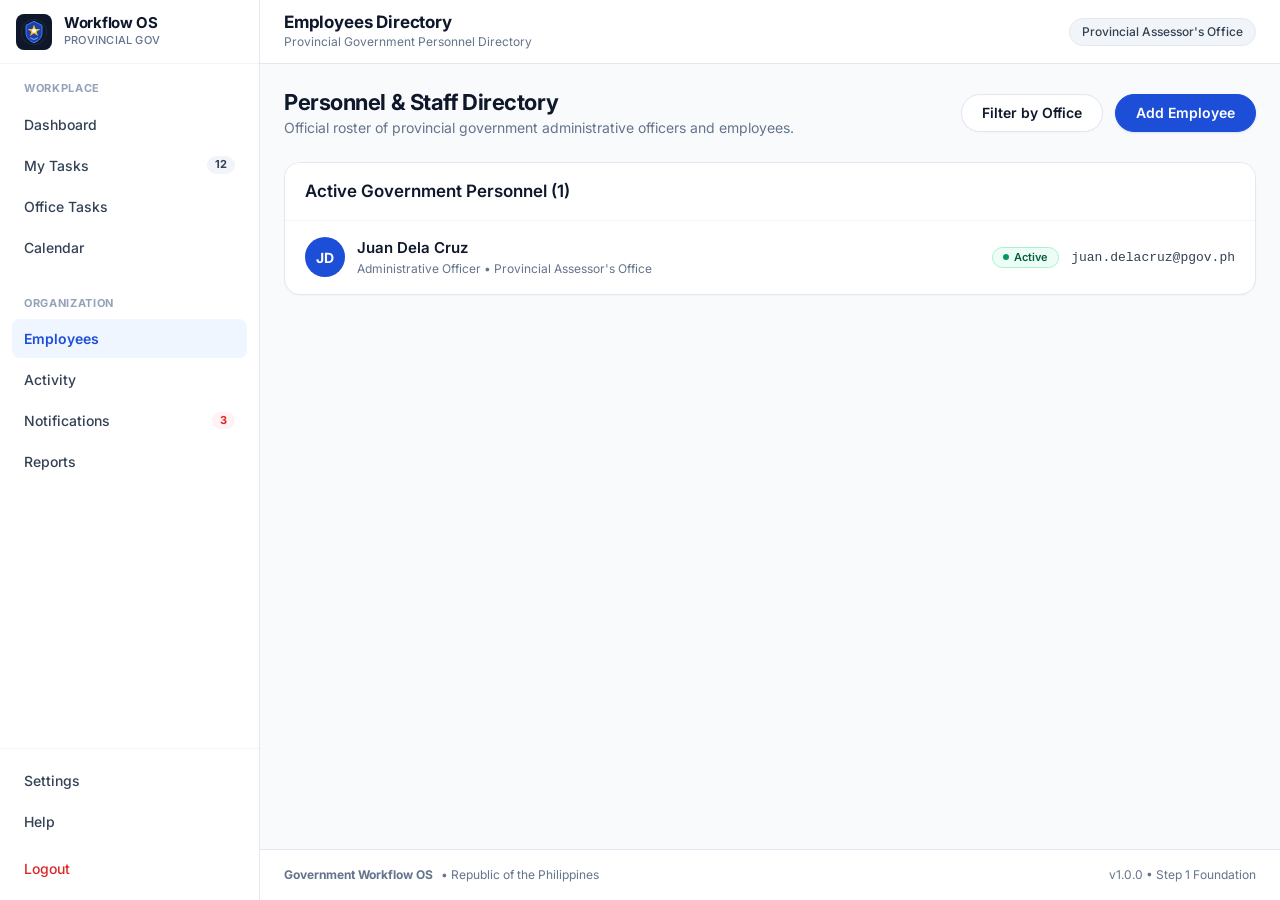
<file: pages/employees.html>
<!DOCTYPE html>
<html lang="en">
<head>
  <meta charset="UTF-8">
  <meta name="viewport" content="width=device-width, initial-scale=1.0">
  <title>Employees Directory &bull; Government Workflow OS</title>
  
  <link rel="stylesheet" href="../assets/css/design-system.css">
  <link rel="stylesheet" href="../assets/css/layout.css">
  <link rel="stylesheet" href="../assets/css/components.css">
  <link rel="icon" type="image/svg+xml" href="../assets/images/logo.svg">
</head>
<body>

<div class="app-shell">
  <div class="sidebar-backdrop" id="sidebar-backdrop"></div>

  <aside class="app-sidebar" id="app-sidebar">
    <div class="sidebar-header">
      <a href="dashboard.html" class="sidebar-brand">
        <div class="brand-emblem"><img src="../assets/images/logo.svg" alt="Republic Emblem"></div>
        <div class="brand-info"><span class="brand-title">Workflow OS</span><span class="brand-tagline">Provincial Gov</span></div>
      </a>
    </div>
    <div class="sidebar-body">
      <div class="nav-group">
        <div class="nav-section-title">Workplace</div>
        <ul class="nav-list">
          <li class="nav-item"><a href="dashboard.html" class="nav-link"><span class="nav-label">Dashboard</span></a></li>
          <li class="nav-item"><a href="tasks.html" class="nav-link"><span class="nav-label">My Tasks</span><span class="nav-pill-badge">12</span></a></li>
          <li class="nav-item"><a href="office-tasks.html" class="nav-link"><span class="nav-label">Office Tasks</span></a></li>
          <li class="nav-item"><a href="calendar.html" class="nav-link"><span class="nav-label">Calendar</span></a></li>
        </ul>
      </div>
      <div class="nav-group">
        <div class="nav-section-title">Organization</div>
        <ul class="nav-list">
          <li class="nav-item"><a href="employees.html" class="nav-link active"><span class="nav-label">Employees</span></a></li>
          <li class="nav-item"><a href="activity.html" class="nav-link"><span class="nav-label">Activity</span></a></li>
          <li class="nav-item"><a href="notifications.html" class="nav-link"><span class="nav-label">Notifications</span><span class="nav-pill-badge" style="background-color: var(--color-danger-bg); color: var(--color-danger);">3</span></a></li>
          <li class="nav-item"><a href="reports.html" class="nav-link"><span class="nav-label">Reports</span></a></li>
        </ul>
      </div>
    </div>
    <div class="sidebar-footer">
      <ul class="nav-list">
        <li class="nav-item"><a href="settings.html" class="nav-link"><span class="nav-label">Settings</span></a></li>
        <li class="nav-item"><a href="help.html" class="nav-link"><span class="nav-label">Help</span></a></li>
      </ul>
      <a href="../login.html?logged_out=1" class="nav-link text-danger" style="color: var(--color-danger);" onclick="AuthService.logout()">Logout</a>
    </div>
  </aside>

  <div class="app-main">
    <header class="app-header">
      <div class="header-left">
        <button type="button" class="mobile-nav-toggle" id="mobile-nav-toggle">
          <svg width="20" height="20" viewBox="0 0 24 24" fill="none" stroke="currentColor" stroke-width="2"><line x1="3" y1="12" x2="21" y2="12"/><line x1="3" y1="6" x2="21" y2="6"/><line x1="3" y1="18" x2="21" y2="18"/></svg>
        </button>
        <div class="header-page-title-group">
          <h1 class="header-page-title">Employees Directory</h1>
          <span class="header-breadcrumbs">Provincial Government Personnel Directory</span>
        </div>
      </div>
      <div class="header-right">
        <div class="header-office-pill"><span>Provincial Assessor's Office</span></div>
      </div>
    </header>

    <main class="app-content">
      <div style="display: flex; align-items: center; justify-content: space-between; margin-bottom: var(--space-6); flex-wrap: wrap; gap: var(--space-4);">
        <div>
          <h2 class="typography-heading">Personnel &amp; Staff Directory</h2>
          <p class="typography-subtitle">Official roster of provincial government administrative officers and employees.</p>
        </div>
        <div style="display: flex; gap: var(--space-3);">
          <button type="button" class="btn btn-secondary">Filter by Office</button>
          <button type="button" class="btn btn-primary" onclick="alert('Employee registration is not included in Step 1.')">
            <span>Add Employee</span>
          </button>
        </div>
      </div>

      <div class="card" style="margin-bottom: var(--space-6);">
        <div class="card-header">
          <div class="card-header-title"><span>Active Government Personnel (1)</span></div>
        </div>
        <div class="card-body" style="padding: 0;">
          <div style="display: flex; align-items: center; justify-content: space-between; padding: var(--space-4) var(--space-5); gap: var(--space-4);">
            <div style="display: flex; align-items: center; gap: var(--space-3);">
              <div class="user-avatar-initials" style="width: 40px; height: 40px; font-size: 0.875rem;">JD</div>
              <div>
                <div style="font-weight: 600; font-size: 0.9375rem; color: var(--color-ink-primary);">Juan Dela Cruz</div>
                <div style="font-size: 0.75rem; color: var(--color-ink-muted);">Administrative Officer &bull; Provincial Assessor's Office</div>
              </div>
            </div>
            <div style="display: flex; align-items: center; gap: var(--space-3);">
              <span class="badge badge-success"><span class="badge-dot"></span> Active</span>
              <span style="font-size: 0.8125rem; font-family: var(--font-mono); color: var(--color-ink-secondary);">juan.delacruz@pgov.ph</span>
            </div>
          </div>
        </div>
      </div>
    </main>

    <footer class="app-footer">
      <div class="footer-left"><strong>Government Workflow OS</strong> &bull; Republic of the Philippines</div>
      <div class="footer-right">v1.0.0 &bull; Step 1 Foundation</div>
    </footer>
  </div>
</div>

<script src="../assets/js/app.js"></script>
<script src="../assets/js/auth.js"></script>
</body>
</html>
</file>
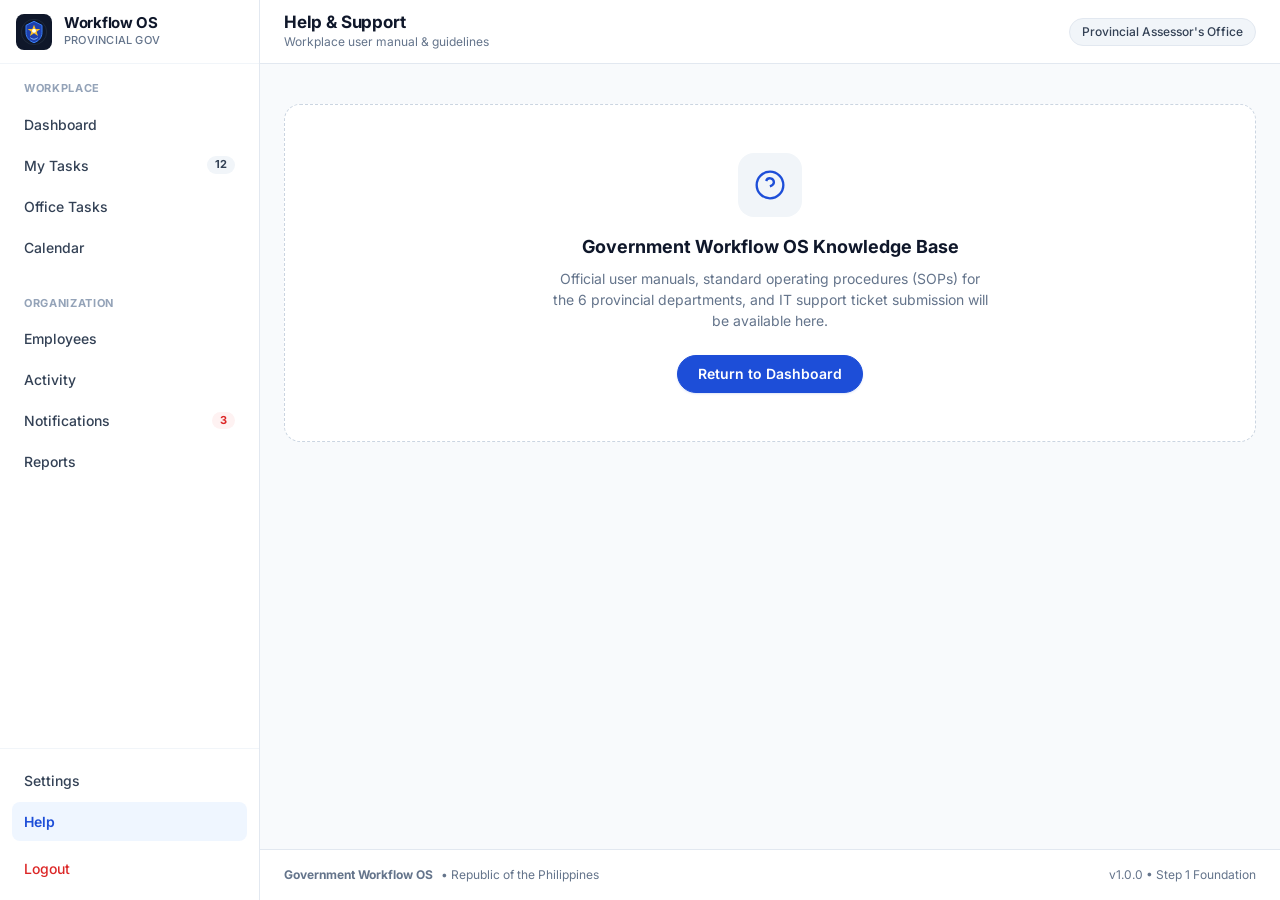
<file: pages/help.html>
<!DOCTYPE html>
<html lang="en">
<head>
  <meta charset="UTF-8">
  <meta name="viewport" content="width=device-width, initial-scale=1.0">
  <title>Help & Support &bull; Government Workflow OS</title>
  
  <link rel="stylesheet" href="../assets/css/design-system.css">
  <link rel="stylesheet" href="../assets/css/layout.css">
  <link rel="stylesheet" href="../assets/css/components.css">
  <link rel="icon" type="image/svg+xml" href="../assets/images/logo.svg">
</head>
<body>

<div class="app-shell">
  <div class="sidebar-backdrop" id="sidebar-backdrop"></div>

  <aside class="app-sidebar" id="app-sidebar">
    <div class="sidebar-header">
      <a href="dashboard.html" class="sidebar-brand">
        <div class="brand-emblem"><img src="../assets/images/logo.svg" alt="Republic Emblem"></div>
        <div class="brand-info"><span class="brand-title">Workflow OS</span><span class="brand-tagline">Provincial Gov</span></div>
      </a>
    </div>
    <div class="sidebar-body">
      <div class="nav-group">
        <div class="nav-section-title">Workplace</div>
        <ul class="nav-list">
          <li class="nav-item"><a href="dashboard.html" class="nav-link"><span class="nav-label">Dashboard</span></a></li>
          <li class="nav-item"><a href="tasks.html" class="nav-link"><span class="nav-label">My Tasks</span><span class="nav-pill-badge">12</span></a></li>
          <li class="nav-item"><a href="office-tasks.html" class="nav-link"><span class="nav-label">Office Tasks</span></a></li>
          <li class="nav-item"><a href="calendar.html" class="nav-link"><span class="nav-label">Calendar</span></a></li>
        </ul>
      </div>
      <div class="nav-group">
        <div class="nav-section-title">Organization</div>
        <ul class="nav-list">
          <li class="nav-item"><a href="employees.html" class="nav-link"><span class="nav-label">Employees</span></a></li>
          <li class="nav-item"><a href="activity.html" class="nav-link"><span class="nav-label">Activity</span></a></li>
          <li class="nav-item"><a href="notifications.html" class="nav-link"><span class="nav-label">Notifications</span><span class="nav-pill-badge" style="background-color: var(--color-danger-bg); color: var(--color-danger);">3</span></a></li>
          <li class="nav-item"><a href="reports.html" class="nav-link"><span class="nav-label">Reports</span></a></li>
        </ul>
      </div>
    </div>
    <div class="sidebar-footer">
      <ul class="nav-list">
        <li class="nav-item"><a href="settings.html" class="nav-link"><span class="nav-label">Settings</span></a></li>
        <li class="nav-item"><a href="help.html" class="nav-link active"><span class="nav-label">Help</span></a></li>
      </ul>
      <a href="../login.html?logged_out=1" class="nav-link text-danger" style="color: var(--color-danger);" onclick="AuthService.logout()">Logout</a>
    </div>
  </aside>

  <div class="app-main">
    <header class="app-header">
      <div class="header-left">
        <button type="button" class="mobile-nav-toggle" id="mobile-nav-toggle">
          <svg width="20" height="20" viewBox="0 0 24 24" fill="none" stroke="currentColor" stroke-width="2"><line x1="3" y1="12" x2="21" y2="12"/><line x1="3" y1="6" x2="21" y2="6"/><line x1="3" y1="18" x2="21" y2="18"/></svg>
        </button>
        <div class="header-page-title-group">
          <h1 class="header-page-title">Help &amp; Support</h1>
          <span class="header-breadcrumbs">Workplace user manual &amp; guidelines</span>
        </div>
      </div>
      <div class="header-right">
        <div class="header-office-pill"><span>Provincial Assessor's Office</span></div>
      </div>
    </header>

    <main class="app-content">
      <div class="empty-state">
        <div class="empty-state-icon">
          <svg width="32" height="32" viewBox="0 0 24 24" fill="none" stroke="currentColor" stroke-width="1.75">
            <circle cx="12" cy="12" r="10"></circle>
            <path d="M9.09 9a3 3 0 0 1 5.83 1c0 2-3 3-3 3"></path>
            <line x1="12" y1="17" x2="12.01" y2="17"></line>
          </svg>
        </div>
        <h3 class="empty-state-title">Government Workflow OS Knowledge Base</h3>
        <p class="empty-state-desc">
          Official user manuals, standard operating procedures (SOPs) for the 6 provincial departments, and IT support ticket submission will be available here.
        </p>
        <a href="dashboard.html" class="btn btn-primary"><span>Return to Dashboard</span></a>
      </div>
    </main>

    <footer class="app-footer">
      <div class="footer-left"><strong>Government Workflow OS</strong> &bull; Republic of the Philippines</div>
      <div class="footer-right">v1.0.0 &bull; Step 1 Foundation</div>
    </footer>
  </div>
</div>

<script src="../assets/js/app.js"></script>
<script src="../assets/js/auth.js"></script>
</body>
</html>
</file>
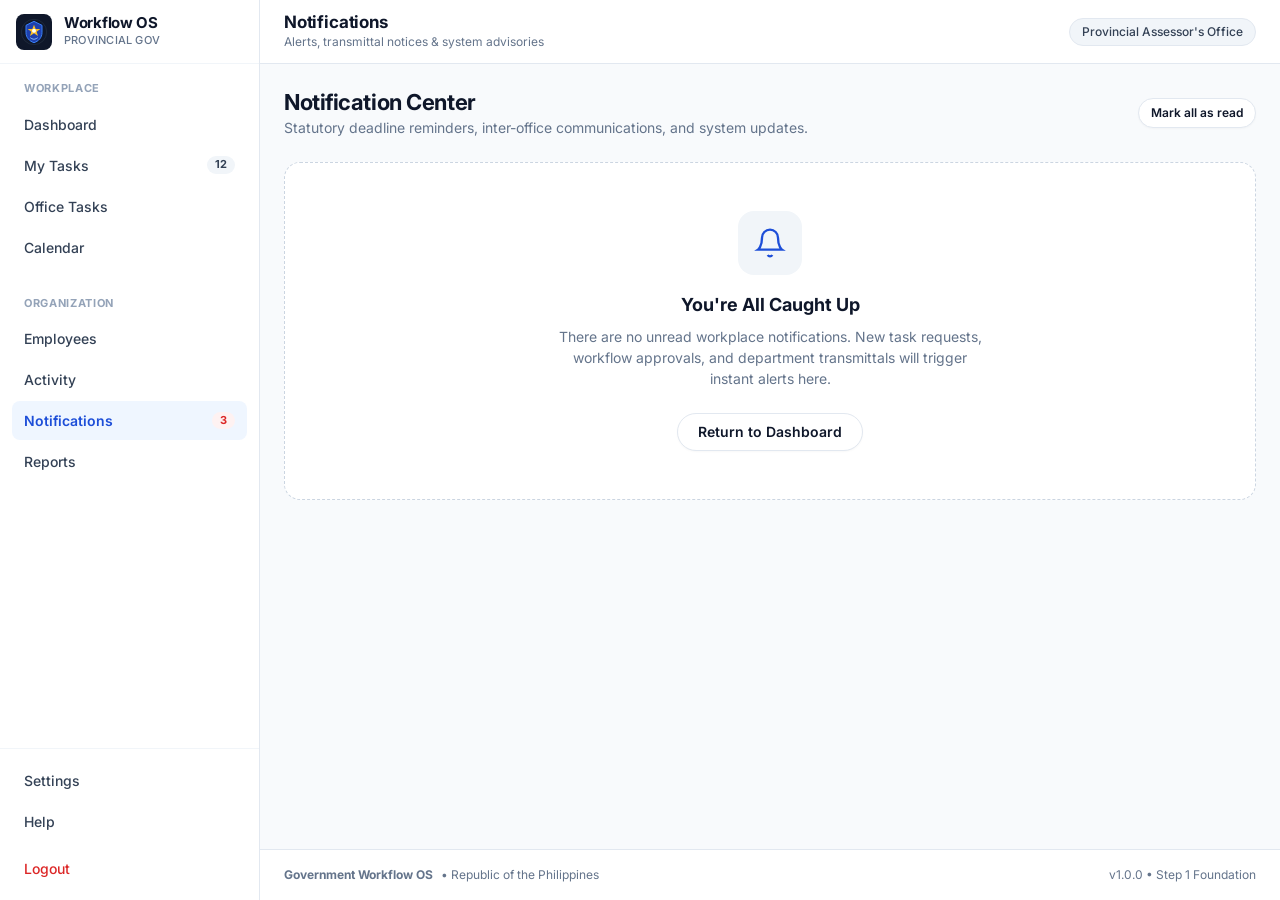
<file: pages/notifications.html>
<!DOCTYPE html>
<html lang="en">
<head>
  <meta charset="UTF-8">
  <meta name="viewport" content="width=device-width, initial-scale=1.0">
  <title>Notifications &bull; Government Workflow OS</title>
  
  <link rel="stylesheet" href="../assets/css/design-system.css">
  <link rel="stylesheet" href="../assets/css/layout.css">
  <link rel="stylesheet" href="../assets/css/components.css">
  <link rel="icon" type="image/svg+xml" href="../assets/images/logo.svg">
</head>
<body>

<div class="app-shell">
  <div class="sidebar-backdrop" id="sidebar-backdrop"></div>

  <aside class="app-sidebar" id="app-sidebar">
    <div class="sidebar-header">
      <a href="dashboard.html" class="sidebar-brand">
        <div class="brand-emblem"><img src="../assets/images/logo.svg" alt="Republic Emblem"></div>
        <div class="brand-info"><span class="brand-title">Workflow OS</span><span class="brand-tagline">Provincial Gov</span></div>
      </a>
    </div>
    <div class="sidebar-body">
      <div class="nav-group">
        <div class="nav-section-title">Workplace</div>
        <ul class="nav-list">
          <li class="nav-item"><a href="dashboard.html" class="nav-link"><span class="nav-label">Dashboard</span></a></li>
          <li class="nav-item"><a href="tasks.html" class="nav-link"><span class="nav-label">My Tasks</span><span class="nav-pill-badge">12</span></a></li>
          <li class="nav-item"><a href="office-tasks.html" class="nav-link"><span class="nav-label">Office Tasks</span></a></li>
          <li class="nav-item"><a href="calendar.html" class="nav-link"><span class="nav-label">Calendar</span></a></li>
        </ul>
      </div>
      <div class="nav-group">
        <div class="nav-section-title">Organization</div>
        <ul class="nav-list">
          <li class="nav-item"><a href="employees.html" class="nav-link"><span class="nav-label">Employees</span></a></li>
          <li class="nav-item"><a href="activity.html" class="nav-link"><span class="nav-label">Activity</span></a></li>
          <li class="nav-item"><a href="notifications.html" class="nav-link active"><span class="nav-label">Notifications</span><span class="nav-pill-badge" style="background-color: var(--color-danger-bg); color: var(--color-danger);">3</span></a></li>
          <li class="nav-item"><a href="reports.html" class="nav-link"><span class="nav-label">Reports</span></a></li>
        </ul>
      </div>
    </div>
    <div class="sidebar-footer">
      <ul class="nav-list">
        <li class="nav-item"><a href="settings.html" class="nav-link"><span class="nav-label">Settings</span></a></li>
        <li class="nav-item"><a href="help.html" class="nav-link"><span class="nav-label">Help</span></a></li>
      </ul>
      <a href="../login.html?logged_out=1" class="nav-link text-danger" style="color: var(--color-danger);" onclick="AuthService.logout()">Logout</a>
    </div>
  </aside>

  <div class="app-main">
    <header class="app-header">
      <div class="header-left">
        <button type="button" class="mobile-nav-toggle" id="mobile-nav-toggle">
          <svg width="20" height="20" viewBox="0 0 24 24" fill="none" stroke="currentColor" stroke-width="2"><line x1="3" y1="12" x2="21" y2="12"/><line x1="3" y1="6" x2="21" y2="6"/><line x1="3" y1="18" x2="21" y2="18"/></svg>
        </button>
        <div class="header-page-title-group">
          <h1 class="header-page-title">Notifications</h1>
          <span class="header-breadcrumbs">Alerts, transmittal notices &amp; system advisories</span>
        </div>
      </div>
      <div class="header-right">
        <div class="header-office-pill"><span>Provincial Assessor's Office</span></div>
      </div>
    </header>

    <main class="app-content">
      <div style="display: flex; align-items: center; justify-content: space-between; margin-bottom: var(--space-6); flex-wrap: wrap; gap: var(--space-4);">
        <div>
          <h2 class="typography-heading">Notification Center</h2>
          <p class="typography-subtitle">Statutory deadline reminders, inter-office communications, and system updates.</p>
        </div>
        <div style="display: flex; gap: var(--space-3);">
          <button type="button" class="btn btn-secondary btn-sm" onclick="alert('All notifications marked as read.')">Mark all as read</button>
        </div>
      </div>

      <div class="empty-state">
        <div class="empty-state-icon">
          <svg width="32" height="32" viewBox="0 0 24 24" fill="none" stroke="currentColor" stroke-width="1.75">
            <path d="M18 8A6 6 0 0 0 6 8c0 7-3 9-3 9h18s-3-2-3-9"></path>
            <path d="M13.73 21a2 2 0 0 1-3.46 0"></path>
          </svg>
        </div>
        <h3 class="empty-state-title">You're All Caught Up</h3>
        <p class="empty-state-desc">
          There are no unread workplace notifications. New task requests, workflow approvals, and department transmittals will trigger instant alerts here.
        </p>
        <a href="dashboard.html" class="btn btn-secondary"><span>Return to Dashboard</span></a>
      </div>
    </main>

    <footer class="app-footer">
      <div class="footer-left"><strong>Government Workflow OS</strong> &bull; Republic of the Philippines</div>
      <div class="footer-right">v1.0.0 &bull; Step 1 Foundation</div>
    </footer>
  </div>
</div>

<script src="../assets/js/app.js"></script>
<script src="../assets/js/auth.js"></script>
</body>
</html>
</file>
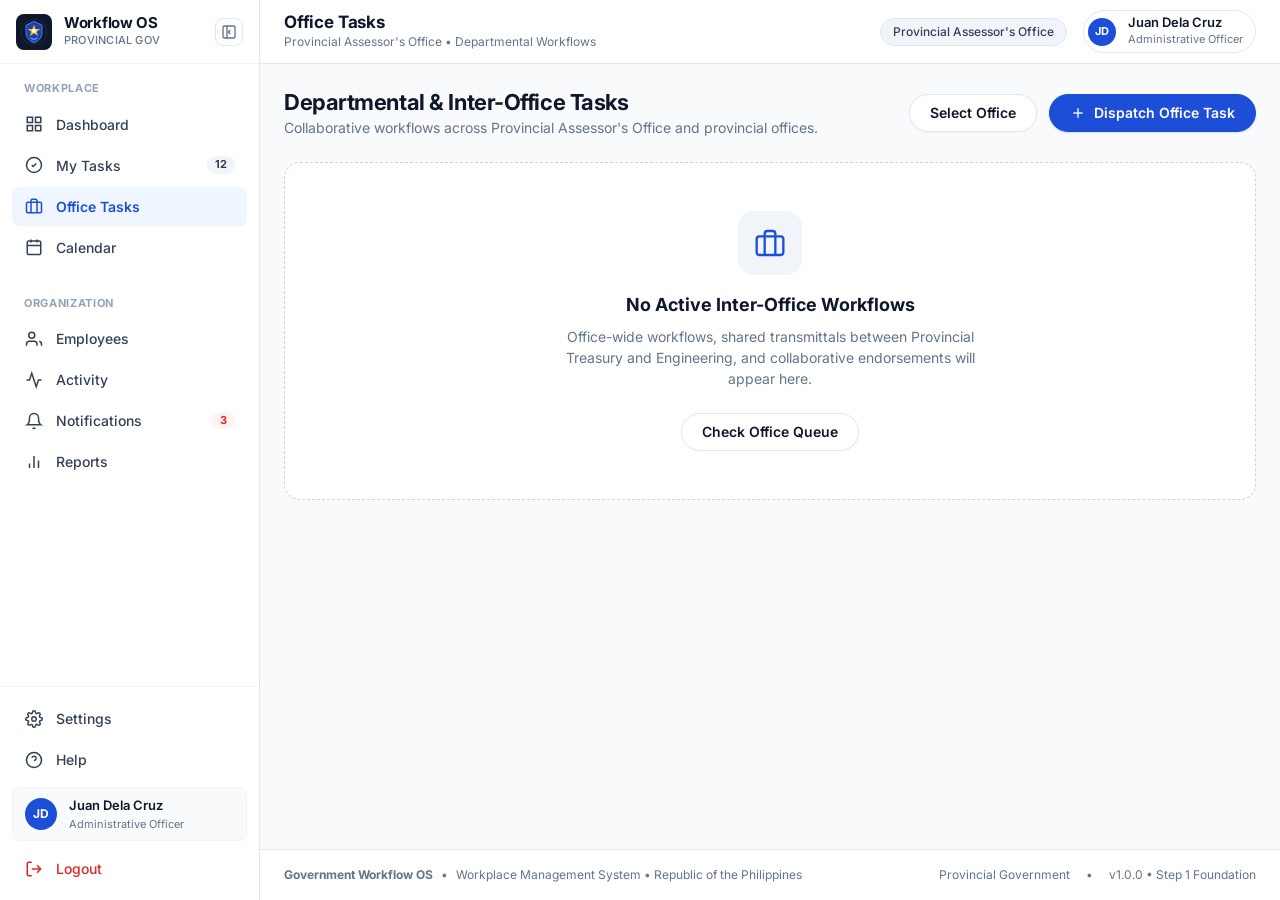
<file: pages/office-tasks.html>
<!DOCTYPE html>
<html lang="en">
<head>
  <meta charset="UTF-8">
  <meta name="viewport" content="width=device-width, initial-scale=1.0">
  <title>Office Tasks &bull; Government Workflow OS</title>
  
  <link rel="stylesheet" href="../assets/css/design-system.css">
  <link rel="stylesheet" href="../assets/css/layout.css">
  <link rel="stylesheet" href="../assets/css/components.css">
  <link rel="icon" type="image/svg+xml" href="../assets/images/logo.svg">
</head>
<body>

<div class="app-shell">
  <div class="sidebar-backdrop" id="sidebar-backdrop"></div>

  <aside class="app-sidebar" id="app-sidebar">
    <div class="sidebar-header">
      <a href="dashboard.html" class="sidebar-brand">
        <div class="brand-emblem">
          <img src="../assets/images/logo.svg" alt="Republic Emblem">
        </div>
        <div class="brand-info">
          <span class="brand-title">Workflow OS</span>
          <span class="brand-tagline">Provincial Gov</span>
        </div>
      </a>
      <button type="button" class="sidebar-collapse-btn" id="sidebar-collapse-btn" title="Toggle Sidebar">
        <svg width="16" height="16" viewBox="0 0 24 24" fill="none" stroke="currentColor" stroke-width="2">
          <rect x="3" y="3" width="18" height="18" rx="2" ry="2"></rect>
          <line x1="9" y1="3" x2="9" y2="21"></line>
          <path d="m14 9-3 3 3 3"></path>
        </svg>
      </button>
    </div>

    <div class="sidebar-body">
      <div class="nav-group">
        <div class="nav-section-title">Workplace</div>
        <ul class="nav-list">
          <li class="nav-item">
            <a href="dashboard.html" class="nav-link" title="Dashboard">
              <span class="nav-icon">
                <svg width="18" height="18" viewBox="0 0 24 24" fill="none" stroke="currentColor" stroke-width="2">
                  <rect x="3" y="3" width="7" height="7"></rect>
                  <rect x="14" y="3" width="7" height="7"></rect>
                  <rect x="14" y="14" width="7" height="7"></rect>
                  <rect x="3" y="14" width="7" height="7"></rect>
                </svg>
              </span>
              <span class="nav-label">Dashboard</span>
            </a>
          </li>
          <li class="nav-item">
            <a href="tasks.html" class="nav-link" title="My Tasks">
              <span class="nav-icon">
                <svg width="18" height="18" viewBox="0 0 24 24" fill="none" stroke="currentColor" stroke-width="2">
                  <path d="M12 22c5.523 0 10-4.477 10-10S17.523 2 12 2 2 6.477 2 12s4.477 10 10 10z"></path>
                  <path d="m9 12 2 2 4-4"></path>
                </svg>
              </span>
              <span class="nav-label">My Tasks</span>
              <span class="nav-pill-badge">12</span>
            </a>
          </li>
          <li class="nav-item">
            <a href="office-tasks.html" class="nav-link active" title="Office Tasks">
              <span class="nav-icon">
                <svg width="18" height="18" viewBox="0 0 24 24" fill="none" stroke="currentColor" stroke-width="2">
                  <rect x="2" y="7" width="20" height="14" rx="2" ry="2"></rect>
                  <path d="M16 21V5a2 2 0 0 0-2-2h-4a2 2 0 0 0-2 2v16"></path>
                </svg>
              </span>
              <span class="nav-label">Office Tasks</span>
            </a>
          </li>
          <li class="nav-item">
            <a href="calendar.html" class="nav-link" title="Calendar">
              <span class="nav-icon">
                <svg width="18" height="18" viewBox="0 0 24 24" fill="none" stroke="currentColor" stroke-width="2">
                  <rect x="3" y="4" width="18" height="18" rx="2" ry="2"></rect>
                  <line x1="16" y1="2" x2="16" y2="6"></line>
                  <line x1="8" y1="2" x2="8" y2="6"></line>
                  <line x1="3" y1="10" x2="21" y2="10"></line>
                </svg>
              </span>
              <span class="nav-label">Calendar</span>
            </a>
          </li>
        </ul>
      </div>

      <div class="nav-group">
        <div class="nav-section-title">Organization</div>
        <ul class="nav-list">
          <li class="nav-item">
            <a href="employees.html" class="nav-link" title="Employees">
              <span class="nav-icon">
                <svg width="18" height="18" viewBox="0 0 24 24" fill="none" stroke="currentColor" stroke-width="2">
                  <path d="M16 21v-2a4 4 0 0 0-4-4H6a4 4 0 0 0-4 4v2"></path>
                  <circle cx="9" cy="7" r="4"></circle>
                  <path d="M22 21v-2a4 4 0 0 0-3-3.87"></path>
                </svg>
              </span>
              <span class="nav-label">Employees</span>
            </a>
          </li>
          <li class="nav-item">
            <a href="activity.html" class="nav-link" title="Activity">
              <span class="nav-icon">
                <svg width="18" height="18" viewBox="0 0 24 24" fill="none" stroke="currentColor" stroke-width="2">
                  <polyline points="22 12 18 12 15 21 9 3 6 12 2 12"></polyline>
                </svg>
              </span>
              <span class="nav-label">Activity</span>
            </a>
          </li>
          <li class="nav-item">
            <a href="notifications.html" class="nav-link" title="Notifications">
              <span class="nav-icon">
                <svg width="18" height="18" viewBox="0 0 24 24" fill="none" stroke="currentColor" stroke-width="2">
                  <path d="M18 8A6 6 0 0 0 6 8c0 7-3 9-3 9h18s-3-2-3-9"></path>
                  <path d="M13.73 21a2 2 0 0 1-3.46 0"></path>
                </svg>
              </span>
              <span class="nav-label">Notifications</span>
              <span class="nav-pill-badge" style="background-color: var(--color-danger-bg); color: var(--color-danger);">3</span>
            </a>
          </li>
          <li class="nav-item">
            <a href="reports.html" class="nav-link" title="Reports">
              <span class="nav-icon">
                <svg width="18" height="18" viewBox="0 0 24 24" fill="none" stroke="currentColor" stroke-width="2">
                  <line x1="18" y1="20" x2="18" y2="10"></line>
                  <line x1="12" y1="20" x2="12" y2="4"></line>
                  <line x1="6" y1="20" x2="6" y2="14"></line>
                </svg>
              </span>
              <span class="nav-label">Reports</span>
            </a>
          </li>
        </ul>
      </div>
    </div>

    <div class="sidebar-footer">
      <ul class="nav-list">
        <li class="nav-item">
          <a href="settings.html" class="nav-link" title="Settings">
            <span class="nav-icon">
              <svg width="18" height="18" viewBox="0 0 24 24" fill="none" stroke="currentColor" stroke-width="2">
                <circle cx="12" cy="12" r="3"></circle>
                <path d="M19.4 15a1.65 1.65 0 0 0 .33 1.82l.06.06a2 2 0 0 1 0 2.83 2 2 0 0 1-2.83 0l-.06-.06a1.65 1.65 0 0 0-1.82-.33 1.65 1.65 0 0 0-1 1.51V21a2 2 0 0 1-2 2 2 2 0 0 1-2-2v-.09A1.65 1.65 0 0 0 9 19.4a1.65 1.65 0 0 0-1.82.33l-.06.06a2 2 0 0 1-2.83 0 2 2 0 0 1 0-2.83l.06-.06a1.65 1.65 0 0 0 .33-1.82 1.65 1.65 0 0 0-1.51-1H3a2 2 0 0 1-2-2 2 2 0 0 1 2-2h.09A1.65 1.65 0 0 0 4.6 9a1.65 1.65 0 0 0-.33-1.82l-.06-.06a2 2 0 0 1 0-2.83 2 2 0 0 1 2.83 0l.06.06a1.65 1.65 0 0 0 1.82.33H9a1.65 1.65 0 0 0 1-1.51V3a2 2 0 0 1 2-2 2 2 0 0 1 2 2v.09a1.65 1.65 0 0 0 1 1.51 1.65 1.65 0 0 0 1.82-.33l.06-.06a2 2 0 0 1 2.83 0 2 2 0 0 1 0 2.83l-.06.06a1.65 1.65 0 0 0-.33 1.82V9a1.65 1.65 0 0 0 1.51 1H21a2 2 0 0 1 2 2 2 2 0 0 1-2 2h-.09a1.65 1.65 0 0 0-1.51 1z"></path>
              </svg>
            </span>
            <span class="nav-label">Settings</span>
          </a>
        </li>
        <li class="nav-item">
          <a href="help.html" class="nav-link" title="Help">
            <span class="nav-icon">
              <svg width="18" height="18" viewBox="0 0 24 24" fill="none" stroke="currentColor" stroke-width="2">
                <circle cx="12" cy="12" r="10"></circle>
                <path d="M9.09 9a3 3 0 0 1 5.83 1c0 2-3 3-3 3"></path>
                <line x1="12" y1="17" x2="12.01" y2="17"></line>
              </svg>
            </span>
            <span class="nav-label">Help</span>
          </a>
        </li>
      </ul>

      <a href="settings.html" class="sidebar-user-card">
        <div class="user-avatar-initials">JD</div>
        <div class="user-meta-compact">
          <span class="user-name-compact">Juan Dela Cruz</span>
          <span class="user-role-compact">Administrative Officer</span>
        </div>
      </a>

      <a href="../login.html?logged_out=1" class="nav-link text-danger" style="color: var(--color-danger);" onclick="AuthService.logout()">
        <span class="nav-icon">
          <svg width="18" height="18" viewBox="0 0 24 24" fill="none" stroke="currentColor" stroke-width="2">
            <path d="M9 21H5a2 2 0 0 1-2-2V5a2 2 0 0 1 2-2h4"></path>
            <polyline points="16 17 21 12 16 7"></polyline>
            <line x1="21" y1="12" x2="9" y2="12"></line>
          </svg>
        </span>
        <span class="nav-label">Logout</span>
      </a>
    </div>
  </aside>

  <div class="app-main">
    <header class="app-header">
      <div class="header-left">
        <button type="button" class="mobile-nav-toggle" id="mobile-nav-toggle">
          <svg width="20" height="20" viewBox="0 0 24 24" fill="none" stroke="currentColor" stroke-width="2">
            <line x1="3" y1="12" x2="21" y2="12"></line>
            <line x1="3" y1="6" x2="21" y2="6"></line>
            <line x1="3" y1="18" x2="21" y2="18"></line>
          </svg>
        </button>
        <div class="header-page-title-group">
          <h1 class="header-page-title">Office Tasks</h1>
          <span class="header-breadcrumbs">Provincial Assessor's Office &bull; Departmental Workflows</span>
        </div>
      </div>

      <div class="header-right">
        <div class="header-office-pill">
          <span>Provincial Assessor's Office</span>
        </div>
        <div class="header-user-btn">
          <div class="user-avatar-sm">JD</div>
          <div class="user-meta-header" style="text-align: left;">
            <div class="user-name-header">Juan Dela Cruz</div>
            <div class="user-role-header">Administrative Officer</div>
          </div>
        </div>
      </div>
    </header>

    <main class="app-content">
      <div style="display: flex; align-items: center; justify-content: space-between; margin-bottom: var(--space-6); flex-wrap: wrap; gap: var(--space-4);">
        <div>
          <h2 class="typography-heading">Departmental &amp; Inter-Office Tasks</h2>
          <p class="typography-subtitle">Collaborative workflows across Provincial Assessor's Office and provincial offices.</p>
        </div>
        <div style="display: flex; gap: var(--space-3);">
          <button type="button" class="btn btn-secondary">Select Office</button>
          <button type="button" class="btn btn-primary" onclick="alert('Department workflow assignment will be enabled in future steps.')">
            <svg width="16" height="16" viewBox="0 0 24 24" fill="none" stroke="currentColor" stroke-width="2">
              <line x1="12" y1="5" x2="12" y2="19"></line>
              <line x1="5" y1="12" x2="19" y2="12"></line>
            </svg>
            <span>Dispatch Office Task</span>
          </button>
        </div>
      </div>

      <div class="empty-state">
        <div class="empty-state-icon">
          <svg width="32" height="32" viewBox="0 0 24 24" fill="none" stroke="currentColor" stroke-width="1.75">
            <rect x="2" y="7" width="20" height="14" rx="2" ry="2"></rect>
            <path d="M16 21V5a2 2 0 0 0-2-2h-4a2 2 0 0 0-2 2v16"></path>
          </svg>
        </div>
        <h3 class="empty-state-title">No Active Inter-Office Workflows</h3>
        <p class="empty-state-desc">
          Office-wide workflows, shared transmittals between Provincial Treasury and Engineering, and collaborative endorsements will appear here.
        </p>
        <button type="button" class="btn btn-secondary" onclick="alert('Workflow coordination will be configured in upcoming steps.')">
          <span>Check Office Queue</span>
        </button>
      </div>
    </main>

    <footer class="app-footer">
      <div class="footer-left">
        <strong>Government Workflow OS</strong>
        <span>&bull;</span>
        <span>Workplace Management System &bull; Republic of the Philippines</span>
      </div>
      <div class="footer-right">
        <span>Provincial Government</span>
        <span>&bull;</span>
        <span>v1.0.0 &bull; Step 1 Foundation</span>
      </div>
    </footer>
  </div>
</div>

<script src="../assets/js/app.js"></script>
<script src="../assets/js/auth.js"></script>
</body>
</html>
</file>
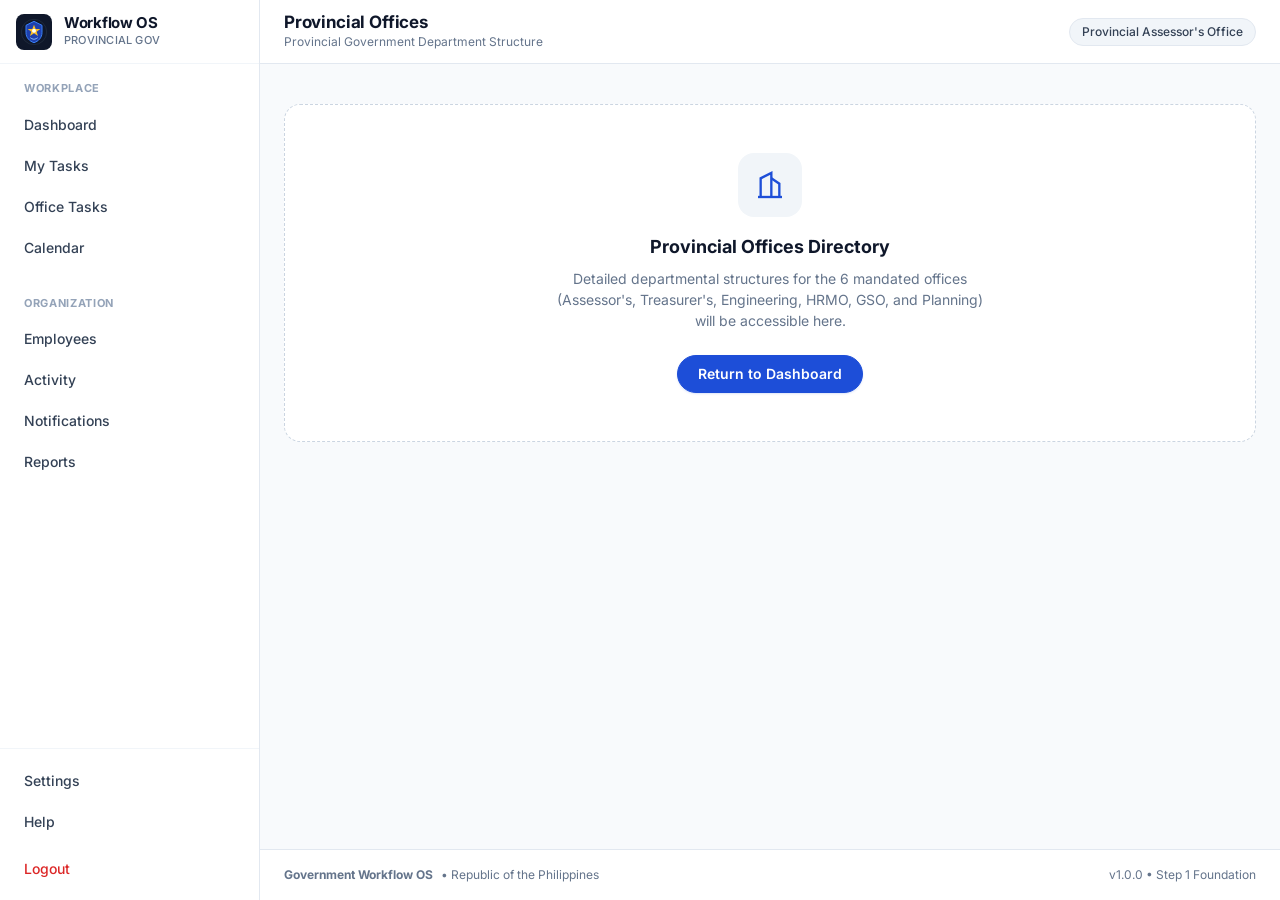
<file: pages/offices.html>
<!DOCTYPE html>
<html lang="en">
<head>
  <meta charset="UTF-8">
  <meta name="viewport" content="width=device-width, initial-scale=1.0">
  <title>Provincial Offices &bull; Government Workflow OS</title>
  
  <link rel="stylesheet" href="../assets/css/design-system.css">
  <link rel="stylesheet" href="../assets/css/layout.css">
  <link rel="stylesheet" href="../assets/css/components.css">
  <link rel="icon" type="image/svg+xml" href="../assets/images/logo.svg">
</head>
<body>

<div class="app-shell">
  <div class="sidebar-backdrop" id="sidebar-backdrop"></div>

  <aside class="app-sidebar" id="app-sidebar">
    <div class="sidebar-header">
      <a href="dashboard.html" class="sidebar-brand">
        <div class="brand-emblem"><img src="../assets/images/logo.svg" alt="Republic Emblem"></div>
        <div class="brand-info"><span class="brand-title">Workflow OS</span><span class="brand-tagline">Provincial Gov</span></div>
      </a>
    </div>
    <div class="sidebar-body">
      <div class="nav-group">
        <div class="nav-section-title">Workplace</div>
        <ul class="nav-list">
          <li class="nav-item"><a href="dashboard.html" class="nav-link"><span class="nav-label">Dashboard</span></a></li>
          <li class="nav-item"><a href="tasks.html" class="nav-link"><span class="nav-label">My Tasks</span></a></li>
          <li class="nav-item"><a href="office-tasks.html" class="nav-link"><span class="nav-label">Office Tasks</span></a></li>
          <li class="nav-item"><a href="calendar.html" class="nav-link"><span class="nav-label">Calendar</span></a></li>
        </ul>
      </div>
      <div class="nav-group">
        <div class="nav-section-title">Organization</div>
        <ul class="nav-list">
          <li class="nav-item"><a href="employees.html" class="nav-link"><span class="nav-label">Employees</span></a></li>
          <li class="nav-item"><a href="activity.html" class="nav-link"><span class="nav-label">Activity</span></a></li>
          <li class="nav-item"><a href="notifications.html" class="nav-link"><span class="nav-label">Notifications</span></a></li>
          <li class="nav-item"><a href="reports.html" class="nav-link"><span class="nav-label">Reports</span></a></li>
        </ul>
      </div>
    </div>
    <div class="sidebar-footer">
      <ul class="nav-list">
        <li class="nav-item"><a href="settings.html" class="nav-link"><span class="nav-label">Settings</span></a></li>
        <li class="nav-item"><a href="help.html" class="nav-link"><span class="nav-label">Help</span></a></li>
      </ul>
      <a href="../login.html?logged_out=1" class="nav-link text-danger" style="color: var(--color-danger);" onclick="AuthService.logout()">Logout</a>
    </div>
  </aside>

  <div class="app-main">
    <header class="app-header">
      <div class="header-left">
        <button type="button" class="mobile-nav-toggle" id="mobile-nav-toggle">
          <svg width="20" height="20" viewBox="0 0 24 24" fill="none" stroke="currentColor" stroke-width="2"><line x1="3" y1="12" x2="21" y2="12"/><line x1="3" y1="6" x2="21" y2="6"/><line x1="3" y1="18" x2="21" y2="18"/></svg>
        </button>
        <div class="header-page-title-group">
          <h1 class="header-page-title">Provincial Offices</h1>
          <span class="header-breadcrumbs">Provincial Government Department Structure</span>
        </div>
      </div>
      <div class="header-right">
        <div class="header-office-pill"><span>Provincial Assessor's Office</span></div>
      </div>
    </header>

    <main class="app-content">
      <div class="empty-state">
        <div class="empty-state-icon">
          <svg width="32" height="32" viewBox="0 0 24 24" fill="none" stroke="currentColor" stroke-width="1.75">
            <path d="M3 21h18"></path><path d="M5 21V7l8-4v18"></path><path d="M19 21V11l-6-4"></path>
          </svg>
        </div>
        <h3 class="empty-state-title">Provincial Offices Directory</h3>
        <p class="empty-state-desc">
          Detailed departmental structures for the 6 mandated offices (Assessor's, Treasurer's, Engineering, HRMO, GSO, and Planning) will be accessible here.
        </p>
        <a href="dashboard.html" class="btn btn-primary"><span>Return to Dashboard</span></a>
      </div>
    </main>

    <footer class="app-footer">
      <div class="footer-left"><strong>Government Workflow OS</strong> &bull; Republic of the Philippines</div>
      <div class="footer-right">v1.0.0 &bull; Step 1 Foundation</div>
    </footer>
  </div>
</div>

<script src="../assets/js/app.js"></script>
<script src="../assets/js/auth.js"></script>
</body>
</html>
</file>
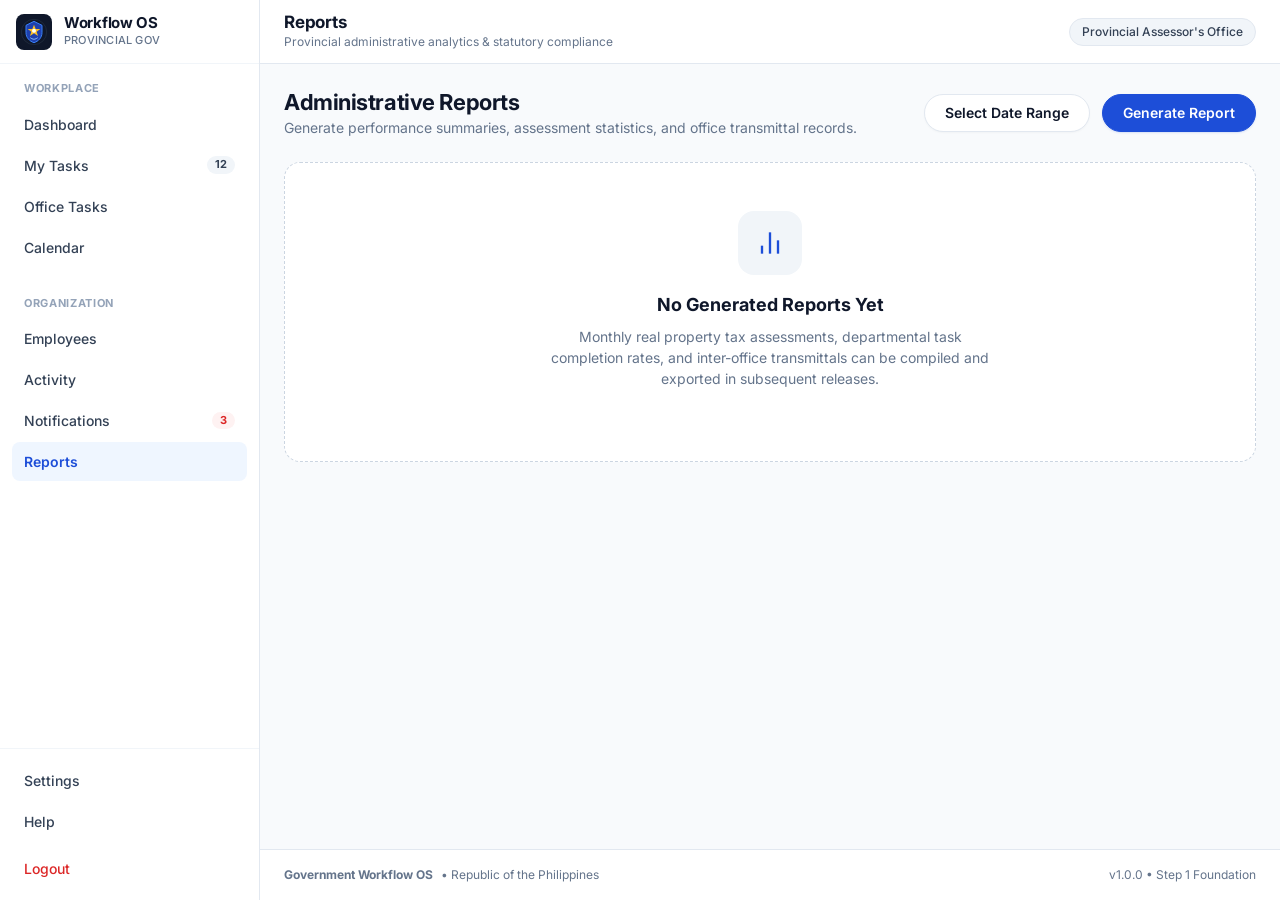
<file: pages/reports.html>
<!DOCTYPE html>
<html lang="en">
<head>
  <meta charset="UTF-8">
  <meta name="viewport" content="width=device-width, initial-scale=1.0">
  <title>Reports &bull; Government Workflow OS</title>
  
  <link rel="stylesheet" href="../assets/css/design-system.css">
  <link rel="stylesheet" href="../assets/css/layout.css">
  <link rel="stylesheet" href="../assets/css/components.css">
  <link rel="icon" type="image/svg+xml" href="../assets/images/logo.svg">
</head>
<body>

<div class="app-shell">
  <div class="sidebar-backdrop" id="sidebar-backdrop"></div>

  <aside class="app-sidebar" id="app-sidebar">
    <div class="sidebar-header">
      <a href="dashboard.html" class="sidebar-brand">
        <div class="brand-emblem"><img src="../assets/images/logo.svg" alt="Republic Emblem"></div>
        <div class="brand-info"><span class="brand-title">Workflow OS</span><span class="brand-tagline">Provincial Gov</span></div>
      </a>
    </div>
    <div class="sidebar-body">
      <div class="nav-group">
        <div class="nav-section-title">Workplace</div>
        <ul class="nav-list">
          <li class="nav-item"><a href="dashboard.html" class="nav-link"><span class="nav-label">Dashboard</span></a></li>
          <li class="nav-item"><a href="tasks.html" class="nav-link"><span class="nav-label">My Tasks</span><span class="nav-pill-badge">12</span></a></li>
          <li class="nav-item"><a href="office-tasks.html" class="nav-link"><span class="nav-label">Office Tasks</span></a></li>
          <li class="nav-item"><a href="calendar.html" class="nav-link"><span class="nav-label">Calendar</span></a></li>
        </ul>
      </div>
      <div class="nav-group">
        <div class="nav-section-title">Organization</div>
        <ul class="nav-list">
          <li class="nav-item"><a href="employees.html" class="nav-link"><span class="nav-label">Employees</span></a></li>
          <li class="nav-item"><a href="activity.html" class="nav-link"><span class="nav-label">Activity</span></a></li>
          <li class="nav-item"><a href="notifications.html" class="nav-link"><span class="nav-label">Notifications</span><span class="nav-pill-badge" style="background-color: var(--color-danger-bg); color: var(--color-danger);">3</span></a></li>
          <li class="nav-item"><a href="reports.html" class="nav-link active"><span class="nav-label">Reports</span></a></li>
        </ul>
      </div>
    </div>
    <div class="sidebar-footer">
      <ul class="nav-list">
        <li class="nav-item"><a href="settings.html" class="nav-link"><span class="nav-label">Settings</span></a></li>
        <li class="nav-item"><a href="help.html" class="nav-link"><span class="nav-label">Help</span></a></li>
      </ul>
      <a href="../login.html?logged_out=1" class="nav-link text-danger" style="color: var(--color-danger);" onclick="AuthService.logout()">Logout</a>
    </div>
  </aside>

  <div class="app-main">
    <header class="app-header">
      <div class="header-left">
        <button type="button" class="mobile-nav-toggle" id="mobile-nav-toggle">
          <svg width="20" height="20" viewBox="0 0 24 24" fill="none" stroke="currentColor" stroke-width="2"><line x1="3" y1="12" x2="21" y2="12"/><line x1="3" y1="6" x2="21" y2="6"/><line x1="3" y1="18" x2="21" y2="18"/></svg>
        </button>
        <div class="header-page-title-group">
          <h1 class="header-page-title">Reports</h1>
          <span class="header-breadcrumbs">Provincial administrative analytics &amp; statutory compliance</span>
        </div>
      </div>
      <div class="header-right">
        <div class="header-office-pill"><span>Provincial Assessor's Office</span></div>
      </div>
    </header>

    <main class="app-content">
      <div style="display: flex; align-items: center; justify-content: space-between; margin-bottom: var(--space-6); flex-wrap: wrap; gap: var(--space-4);">
        <div>
          <h2 class="typography-heading">Administrative Reports</h2>
          <p class="typography-subtitle">Generate performance summaries, assessment statistics, and office transmittal records.</p>
        </div>
        <div style="display: flex; gap: var(--space-3);">
          <button type="button" class="btn btn-secondary">Select Date Range</button>
          <button type="button" class="btn btn-primary" onclick="alert('Report generation will be built in future steps.')">Generate Report</button>
        </div>
      </div>

      <div class="empty-state">
        <div class="empty-state-icon">
          <svg width="32" height="32" viewBox="0 0 24 24" fill="none" stroke="currentColor" stroke-width="1.75">
            <line x1="18" y1="20" x2="18" y2="10"></line>
            <line x1="12" y1="20" x2="12" y2="4"></line>
            <line x1="6" y1="20" x2="6" y2="14"></line>
          </svg>
        </div>
        <h3 class="empty-state-title">No Generated Reports Yet</h3>
        <p class="empty-state-desc">
          Monthly real property tax assessments, departmental task completion rates, and inter-office transmittals can be compiled and exported in subsequent releases.
        </p>
      </div>
    </main>

    <footer class="app-footer">
      <div class="footer-left"><strong>Government Workflow OS</strong> &bull; Republic of the Philippines</div>
      <div class="footer-right">v1.0.0 &bull; Step 1 Foundation</div>
    </footer>
  </div>
</div>

<script src="../assets/js/app.js"></script>
<script src="../assets/js/auth.js"></script>
</body>
</html>
</file>
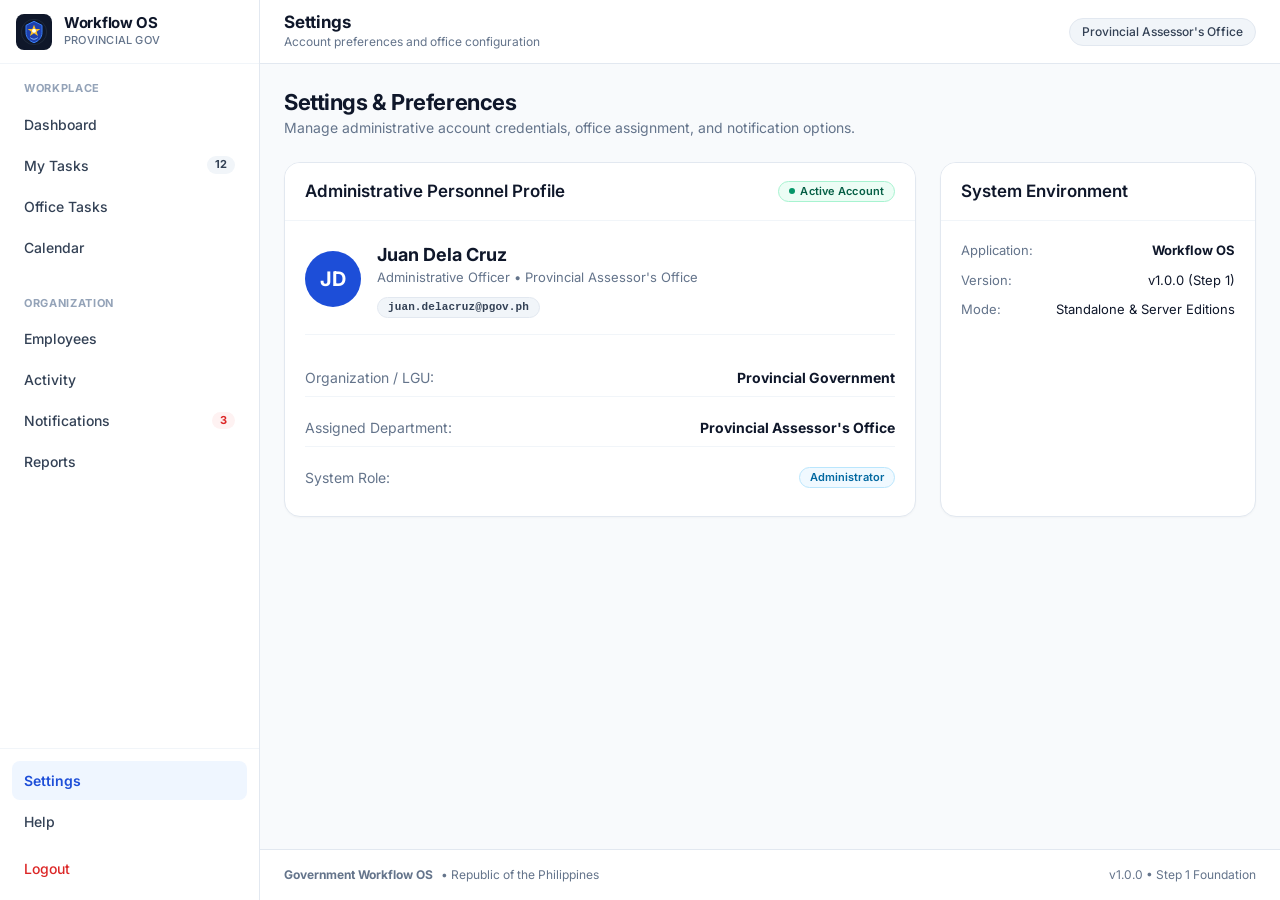
<file: pages/settings.html>
<!DOCTYPE html>
<html lang="en">
<head>
  <meta charset="UTF-8">
  <meta name="viewport" content="width=device-width, initial-scale=1.0">
  <title>Settings &bull; Government Workflow OS</title>
  
  <link rel="stylesheet" href="../assets/css/design-system.css">
  <link rel="stylesheet" href="../assets/css/layout.css">
  <link rel="stylesheet" href="../assets/css/components.css">
  <link rel="icon" type="image/svg+xml" href="../assets/images/logo.svg">
</head>
<body>

<div class="app-shell">
  <div class="sidebar-backdrop" id="sidebar-backdrop"></div>

  <aside class="app-sidebar" id="app-sidebar">
    <div class="sidebar-header">
      <a href="dashboard.html" class="sidebar-brand">
        <div class="brand-emblem"><img src="../assets/images/logo.svg" alt="Republic Emblem"></div>
        <div class="brand-info"><span class="brand-title">Workflow OS</span><span class="brand-tagline">Provincial Gov</span></div>
      </a>
    </div>
    <div class="sidebar-body">
      <div class="nav-group">
        <div class="nav-section-title">Workplace</div>
        <ul class="nav-list">
          <li class="nav-item"><a href="dashboard.html" class="nav-link"><span class="nav-label">Dashboard</span></a></li>
          <li class="nav-item"><a href="tasks.html" class="nav-link"><span class="nav-label">My Tasks</span><span class="nav-pill-badge">12</span></a></li>
          <li class="nav-item"><a href="office-tasks.html" class="nav-link"><span class="nav-label">Office Tasks</span></a></li>
          <li class="nav-item"><a href="calendar.html" class="nav-link"><span class="nav-label">Calendar</span></a></li>
        </ul>
      </div>
      <div class="nav-group">
        <div class="nav-section-title">Organization</div>
        <ul class="nav-list">
          <li class="nav-item"><a href="employees.html" class="nav-link"><span class="nav-label">Employees</span></a></li>
          <li class="nav-item"><a href="activity.html" class="nav-link"><span class="nav-label">Activity</span></a></li>
          <li class="nav-item"><a href="notifications.html" class="nav-link"><span class="nav-label">Notifications</span><span class="nav-pill-badge" style="background-color: var(--color-danger-bg); color: var(--color-danger);">3</span></a></li>
          <li class="nav-item"><a href="reports.html" class="nav-link"><span class="nav-label">Reports</span></a></li>
        </ul>
      </div>
    </div>
    <div class="sidebar-footer">
      <ul class="nav-list">
        <li class="nav-item"><a href="settings.html" class="nav-link active"><span class="nav-label">Settings</span></a></li>
        <li class="nav-item"><a href="help.html" class="nav-link"><span class="nav-label">Help</span></a></li>
      </ul>
      <a href="../login.html?logged_out=1" class="nav-link text-danger" style="color: var(--color-danger);" onclick="AuthService.logout()">Logout</a>
    </div>
  </aside>

  <div class="app-main">
    <header class="app-header">
      <div class="header-left">
        <button type="button" class="mobile-nav-toggle" id="mobile-nav-toggle">
          <svg width="20" height="20" viewBox="0 0 24 24" fill="none" stroke="currentColor" stroke-width="2"><line x1="3" y1="12" x2="21" y2="12"/><line x1="3" y1="6" x2="21" y2="6"/><line x1="3" y1="18" x2="21" y2="18"/></svg>
        </button>
        <div class="header-page-title-group">
          <h1 class="header-page-title">Settings</h1>
          <span class="header-breadcrumbs">Account preferences and office configuration</span>
        </div>
      </div>
      <div class="header-right">
        <div class="header-office-pill"><span>Provincial Assessor's Office</span></div>
      </div>
    </header>

    <main class="app-content">
      <div style="margin-bottom: var(--space-6);">
        <h2 class="typography-heading">Settings &amp; Preferences</h2>
        <p class="typography-subtitle">Manage administrative account credentials, office assignment, and notification options.</p>
      </div>

      <div style="display: grid; grid-template-columns: 2fr 1fr; gap: var(--space-6);">
        <div class="card">
          <div class="card-header">
            <div class="card-header-title"><span>Administrative Personnel Profile</span></div>
            <span class="badge badge-success"><span class="badge-dot"></span> Active Account</span>
          </div>
          <div class="card-body">
            <div style="display: flex; align-items: center; gap: var(--space-4); margin-bottom: var(--space-6); padding-bottom: var(--space-4); border-bottom: 1px solid var(--color-border-subtle);">
              <div class="user-avatar-initials" style="width: 56px; height: 56px; font-size: 1.25rem;">JD</div>
              <div>
                <h3 style="font-size: 1.125rem; font-weight: 700; color: var(--color-ink-primary);">Juan Dela Cruz</h3>
                <p style="font-size: 0.8125rem; color: var(--color-ink-muted);">Administrative Officer &bull; Provincial Assessor's Office</p>
                <div style="margin-top: 6px;">
                  <span class="badge badge-neutral" style="font-family: var(--font-mono); font-size: 0.6875rem;">juan.delacruz@pgov.ph</span>
                </div>
              </div>
            </div>
            <div style="display: flex; flex-direction: column; gap: var(--space-3); font-size: 0.875rem;">
              <div style="display: flex; justify-content: space-between; padding: 8px 0; border-bottom: 1px solid var(--color-border-subtle);">
                <span class="text-muted">Organization / LGU:</span>
                <strong>Provincial Government</strong>
              </div>
              <div style="display: flex; justify-content: space-between; padding: 8px 0; border-bottom: 1px solid var(--color-border-subtle);">
                <span class="text-muted">Assigned Department:</span>
                <strong>Provincial Assessor's Office</strong>
              </div>
              <div style="display: flex; justify-content: space-between; padding: 8px 0;">
                <span class="text-muted">System Role:</span>
                <span class="badge badge-info">Administrator</span>
              </div>
            </div>
          </div>
        </div>

        <div class="card">
          <div class="card-header">
            <div class="card-header-title"><span>System Environment</span></div>
          </div>
          <div class="card-body" style="font-size: 0.8125rem; display: flex; flex-direction: column; gap: 10px;">
            <div style="display: flex; justify-content: space-between;"><span class="text-muted">Application:</span><strong>Workflow OS</strong></div>
            <div style="display: flex; justify-content: space-between;"><span class="text-muted">Version:</span><span>v1.0.0 (Step 1)</span></div>
            <div style="display: flex; justify-content: space-between;"><span class="text-muted">Mode:</span><span>Standalone &amp; Server Editions</span></div>
          </div>
        </div>
      </div>
    </main>

    <footer class="app-footer">
      <div class="footer-left"><strong>Government Workflow OS</strong> &bull; Republic of the Philippines</div>
      <div class="footer-right">v1.0.0 &bull; Step 1 Foundation</div>
    </footer>
  </div>
</div>

<script src="../assets/js/app.js"></script>
<script src="../assets/js/auth.js"></script>
</body>
</html>
</file>
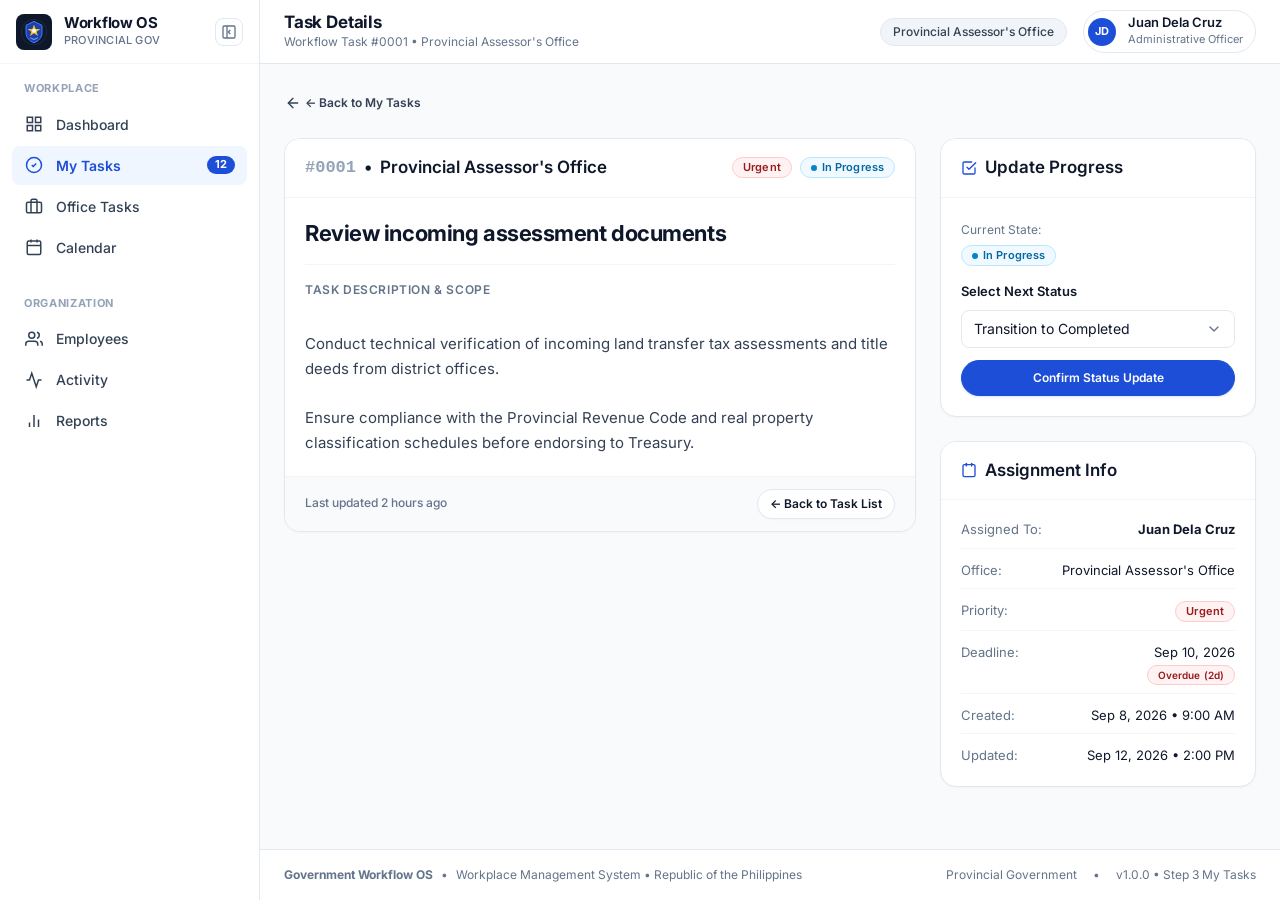
<file: pages/task-view.html>
<!DOCTYPE html>
<html lang="en">
<head>
  <meta charset="UTF-8">
  <meta name="viewport" content="width=device-width, initial-scale=1.0">
  <title>Task Details &bull; Government Workflow OS</title>
  
  <link rel="stylesheet" href="../assets/css/design-system.css">
  <link rel="stylesheet" href="../assets/css/layout.css">
  <link rel="stylesheet" href="../assets/css/components.css">
  <link rel="icon" type="image/svg+xml" href="../assets/images/logo.svg">
</head>
<body>

<div class="app-shell">
  <div class="sidebar-backdrop" id="sidebar-backdrop"></div>

  <!-- Left Sidebar -->
  <aside class="app-sidebar" id="app-sidebar">
    <div class="sidebar-header">
      <a href="dashboard.html" class="sidebar-brand">
        <div class="brand-emblem">
          <img src="../assets/images/logo.svg" alt="Republic Emblem">
        </div>
        <div class="brand-info">
          <span class="brand-title">Workflow OS</span>
          <span class="brand-tagline">Provincial Gov</span>
        </div>
      </a>
      <button type="button" class="sidebar-collapse-btn" id="sidebar-collapse-btn" title="Toggle Sidebar">
        <svg width="16" height="16" viewBox="0 0 24 24" fill="none" stroke="currentColor" stroke-width="2">
          <rect x="3" y="3" width="18" height="18" rx="2" ry="2"></rect>
          <line x1="9" y1="3" x2="9" y2="21"></line>
          <path d="m14 9-3 3 3 3"></path>
        </svg>
      </button>
    </div>

    <div class="sidebar-body">
      <div class="nav-group">
        <div class="nav-section-title">Workplace</div>
        <ul class="nav-list">
          <li class="nav-item">
            <a href="dashboard.html" class="nav-link" title="Dashboard">
              <span class="nav-icon">
                <svg width="18" height="18" viewBox="0 0 24 24" fill="none" stroke="currentColor" stroke-width="2">
                  <rect x="3" y="3" width="7" height="7"></rect>
                  <rect x="14" y="3" width="7" height="7"></rect>
                  <rect x="14" y="14" width="7" height="7"></rect>
                  <rect x="3" y="14" width="7" height="7"></rect>
                </svg>
              </span>
              <span class="nav-label">Dashboard</span>
            </a>
          </li>
          <li class="nav-item">
            <a href="tasks.html" class="nav-link active" title="My Tasks">
              <span class="nav-icon">
                <svg width="18" height="18" viewBox="0 0 24 24" fill="none" stroke="currentColor" stroke-width="2">
                  <path d="M12 22c5.523 0 10-4.477 10-10S17.523 2 12 2 2 6.477 2 12s4.477 10 10 10z"></path>
                  <path d="m9 12 2 2 4-4"></path>
                </svg>
              </span>
              <span class="nav-label">My Tasks</span>
              <span class="nav-pill-badge">12</span>
            </a>
          </li>
          <li class="nav-item">
            <a href="office-tasks.html" class="nav-link" title="Office Tasks">
              <span class="nav-icon">
                <svg width="18" height="18" viewBox="0 0 24 24" fill="none" stroke="currentColor" stroke-width="2">
                  <rect x="2" y="7" width="20" height="14" rx="2" ry="2"></rect>
                  <path d="M16 21V5a2 2 0 0 0-2-2h-4a2 2 0 0 0-2 2v16"></path>
                </svg>
              </span>
              <span class="nav-label">Office Tasks</span>
            </a>
          </li>
          <li class="nav-item">
            <a href="calendar.html" class="nav-link" title="Calendar">
              <span class="nav-icon">
                <svg width="18" height="18" viewBox="0 0 24 24" fill="none" stroke="currentColor" stroke-width="2">
                  <rect x="3" y="4" width="18" height="18" rx="2" ry="2"></rect>
                  <line x1="16" y1="2" x2="16" y2="6"></line>
                  <line x1="8" y1="2" x2="8" y2="6"></line>
                  <line x1="3" y1="10" x2="21" y2="10"></line>
                </svg>
              </span>
              <span class="nav-label">Calendar</span>
            </a>
          </li>
        </ul>
      </div>

      <div class="nav-group">
        <div class="nav-section-title">Organization</div>
        <ul class="nav-list">
          <li class="nav-item">
            <a href="employees.html" class="nav-link" title="Employees">
              <span class="nav-icon">
                <svg width="18" height="18" viewBox="0 0 24 24" fill="none" stroke="currentColor" stroke-width="2">
                  <path d="M17 21v-2a4 4 0 0 0-4-4H5a4 4 0 0 0-4 4v2"></path>
                  <circle cx="9" cy="7" r="4"></circle>
                  <path d="M23 21v-2a4 4 0 0 0-3-3.87"></path>
                  <path d="M16 3.13a4 4 0 0 1 0 7.75"></path>
                </svg>
              </span>
              <span class="nav-label">Employees</span>
            </a>
          </li>
          <li class="nav-item">
            <a href="activity.html" class="nav-link" title="Activity Logs">
              <span class="nav-icon">
                <svg width="18" height="18" viewBox="0 0 24 24" fill="none" stroke="currentColor" stroke-width="2">
                  <polyline points="22 12 18 12 15 21 9 3 6 12 2 12"></polyline>
                </svg>
              </span>
              <span class="nav-label">Activity</span>
            </a>
          </li>
          <li class="nav-item">
            <a href="reports.html" class="nav-link" title="Reports">
              <span class="nav-icon">
                <svg width="18" height="18" viewBox="0 0 24 24" fill="none" stroke="currentColor" stroke-width="2">
                  <line x1="18" y1="20" x2="18" y2="10"></line>
                  <line x1="12" y1="20" x2="12" y2="4"></line>
                  <line x1="6" y1="20" x2="6" y2="14"></line>
                </svg>
              </span>
              <span class="nav-label">Reports</span>
            </a>
          </li>
        </ul>
      </div>
    </div>
  </aside>

  <!-- Main Content Area -->
  <div class="app-main">
    <header class="app-header">
      <div class="header-left">
        <button type="button" class="mobile-nav-toggle" id="mobile-nav-toggle">
          <svg width="20" height="20" viewBox="0 0 24 24" fill="none" stroke="currentColor" stroke-width="2">
            <line x1="3" y1="12" x2="21" y2="12"></line>
            <line x1="3" y1="6" x2="21" y2="6"></line>
            <line x1="3" y1="18" x2="21" y2="18"></line>
          </svg>
        </button>
        <div class="header-page-title-group">
          <h1 class="header-page-title" id="page-task-title">Task Details</h1>
          <span class="header-breadcrumbs">Workflow Task #0001 &bull; Provincial Assessor's Office</span>
        </div>
      </div>

      <div class="header-right">
        <div class="header-office-pill">
          <span>Provincial Assessor's Office</span>
        </div>
        <div class="header-user-btn">
          <div class="user-avatar-sm">JD</div>
          <div class="user-meta-header" style="text-align: left;">
            <div class="user-name-header">Juan Dela Cruz</div>
            <div class="user-role-header">Administrative Officer</div>
          </div>
        </div>
      </div>
    </header>

    <main class="app-content">
      <!-- Back Navigation Breadcrumb -->
      <div style="margin-bottom: var(--space-5);">
        <a href="tasks.html" class="btn btn-ghost btn-sm" style="padding-left: 0;">
          <svg width="16" height="16" viewBox="0 0 24 24" fill="none" stroke="currentColor" stroke-width="2" stroke-linecap="round" stroke-linejoin="round">
            <line x1="19" y1="12" x2="5" y2="12"></line>
            <polyline points="12 19 5 12 12 5"></polyline>
          </svg>
          <span>&larr; Back to My Tasks</span>
        </a>
      </div>

      <!-- Task Detail Surface Grid -->
      <div class="dashboard-grid" style="display: grid; grid-template-columns: 2fr 1fr; gap: var(--space-6); margin-bottom: var(--space-8);">
        <!-- Left Main Column: Task Details -->
        <div style="display: flex; flex-direction: column; gap: var(--space-6);">
          <div class="card">
            <div class="card-header">
              <div class="card-header-title">
                <span style="color: var(--color-ink-faint); font-family: var(--font-mono);">#0001</span>
                <span>&bull;</span>
                <span>Provincial Assessor's Office</span>
              </div>
              <div class="card-header-actions" style="gap: var(--space-2);">
                <span class="badge badge-danger">Urgent</span>
                <span class="badge badge-info"><span class="badge-dot"></span> In Progress</span>
              </div>
            </div>

            <div class="card-body">
              <h1 class="typography-heading" style="font-size: 1.375rem; color: var(--color-ink-primary); margin-bottom: var(--space-4); line-height: 1.4;">
                Review incoming assessment documents
              </h1>

              <div style="border-top: 1px solid var(--color-border-subtle); padding-top: var(--space-4); margin-top: var(--space-4);">
                <h4 style="font-size: 0.75rem; text-transform: uppercase; letter-spacing: 0.05em; color: var(--color-ink-muted); margin-bottom: var(--space-2); font-weight: 600;">
                  Task Description &amp; Scope
                </h4>
                <div style="font-size: 0.9375rem; color: var(--color-ink-secondary); line-height: 1.65; white-space: pre-line;">
                  Conduct technical verification of incoming land transfer tax assessments and title deeds from district offices.

                  Ensure compliance with the Provincial Revenue Code and real property classification schedules before endorsing to Treasury.
                </div>
              </div>
            </div>

            <div class="card-footer">
              <span class="typography-caption" style="color: var(--color-ink-muted);">
                Last updated 2 hours ago
              </span>
              <a href="tasks.html" class="btn btn-secondary btn-sm">
                &larr; Back to Task List
              </a>
            </div>
          </div>
        </div>

        <!-- Right Sidebar Column: Metadata & Controls -->
        <div style="display: flex; flex-direction: column; gap: var(--space-6);">
          <!-- Status Transition Card -->
          <div class="card">
            <div class="card-header">
              <div class="card-header-title">
                <svg width="16" height="16" viewBox="0 0 24 24" fill="none" stroke="currentColor" stroke-width="2" stroke-linecap="round" stroke-linejoin="round" class="text-primary">
                  <polyline points="9 11 12 14 22 4"></polyline>
                  <path d="M21 12v7a2 2 0 0 1-2 2H5a2 2 0 0 1-2-2V5a2 2 0 0 1 2-2h11"></path>
                </svg>
                <span>Update Progress</span>
              </div>
            </div>
            <div class="card-body">
              <div style="margin-bottom: var(--space-3);">
                <span style="font-size: 0.75rem; color: var(--color-ink-muted);">Current State:</span>
                <div style="margin-top: 4px;">
                  <span class="badge badge-info"><span class="badge-dot"></span> In Progress</span>
                </div>
              </div>

              <form onsubmit="alert('Status updated successfully!'); return false;" style="display: flex; flex-direction: column; gap: var(--space-3); margin-top: var(--space-4);">
                <div class="form-group" style="margin-bottom: 0;">
                  <label class="form-label" for="target-status">Select Next Status</label>
                  <select id="target-status" class="form-select" style="height: 38px;">
                    <option value="pending">Transition to Pending</option>
                    <option value="completed" selected>Transition to Completed</option>
                  </select>
                </div>

                <button type="submit" class="btn btn-primary btn-sm" style="width: 100%; justify-content: center; height: 36px;">
                  Confirm Status Update
                </button>
              </form>
            </div>
          </div>

          <!-- Assignment Info Card -->
          <div class="card">
            <div class="card-header">
              <div class="card-header-title">
                <svg width="16" height="16" viewBox="0 0 24 24" fill="none" stroke="currentColor" stroke-width="2" stroke-linecap="round" stroke-linejoin="round" class="text-primary">
                  <rect x="3" y="4" width="18" height="18" rx="2" ry="2"></rect>
                  <line x1="16" y1="2" x2="16" y2="6"></line>
                  <line x1="8" y1="2" x2="8" y2="6"></line>
                </svg>
                <span>Assignment Info</span>
              </div>
            </div>
            <div class="card-body" style="display: flex; flex-direction: column; gap: var(--space-3); font-size: 0.8125rem;">
              <div style="display: flex; justify-content: space-between; border-bottom: 1px solid var(--color-border-subtle); padding-bottom: 8px;">
                <span class="text-muted">Assigned To:</span>
                <strong>Juan Dela Cruz</strong>
              </div>
              <div style="display: flex; justify-content: space-between; border-bottom: 1px solid var(--color-border-subtle); padding-bottom: 8px;">
                <span class="text-muted">Office:</span>
                <span>Provincial Assessor's Office</span>
              </div>
              <div style="display: flex; justify-content: space-between; border-bottom: 1px solid var(--color-border-subtle); padding-bottom: 8px;">
                <span class="text-muted">Priority:</span>
                <span class="badge badge-danger">Urgent</span>
              </div>
              <div style="display: flex; justify-content: space-between; border-bottom: 1px solid var(--color-border-subtle); padding-bottom: 8px;">
                <span class="text-muted">Deadline:</span>
                <div style="text-align: right;">
                  <div>Sep 10, 2026</div>
                  <span class="badge badge-danger" style="font-size: 0.625rem; margin-top: 2px;">Overdue (2d)</span>
                </div>
              </div>
              <div style="display: flex; justify-content: space-between; border-bottom: 1px solid var(--color-border-subtle); padding-bottom: 8px;">
                <span class="text-muted">Created:</span>
                <span>Sep 8, 2026 &bull; 9:00 AM</span>
              </div>
              <div style="display: flex; justify-content: space-between;">
                <span class="text-muted">Updated:</span>
                <span>Sep 12, 2026 &bull; 2:00 PM</span>
              </div>
            </div>
          </div>
        </div>
      </div>
    </main>

    <footer class="app-footer">
      <div class="footer-left">
        <strong>Government Workflow OS</strong>
        <span>&bull;</span>
        <span>Workplace Management System &bull; Republic of the Philippines</span>
      </div>
      <div class="footer-right">
        <span>Provincial Government</span>
        <span>&bull;</span>
        <span>v1.0.0 &bull; Step 3 My Tasks</span>
      </div>
    </footer>
  </div>
</div>

<script src="../assets/js/app.js"></script>
<script src="../assets/js/auth.js"></script>
</body>
</html>
</file>
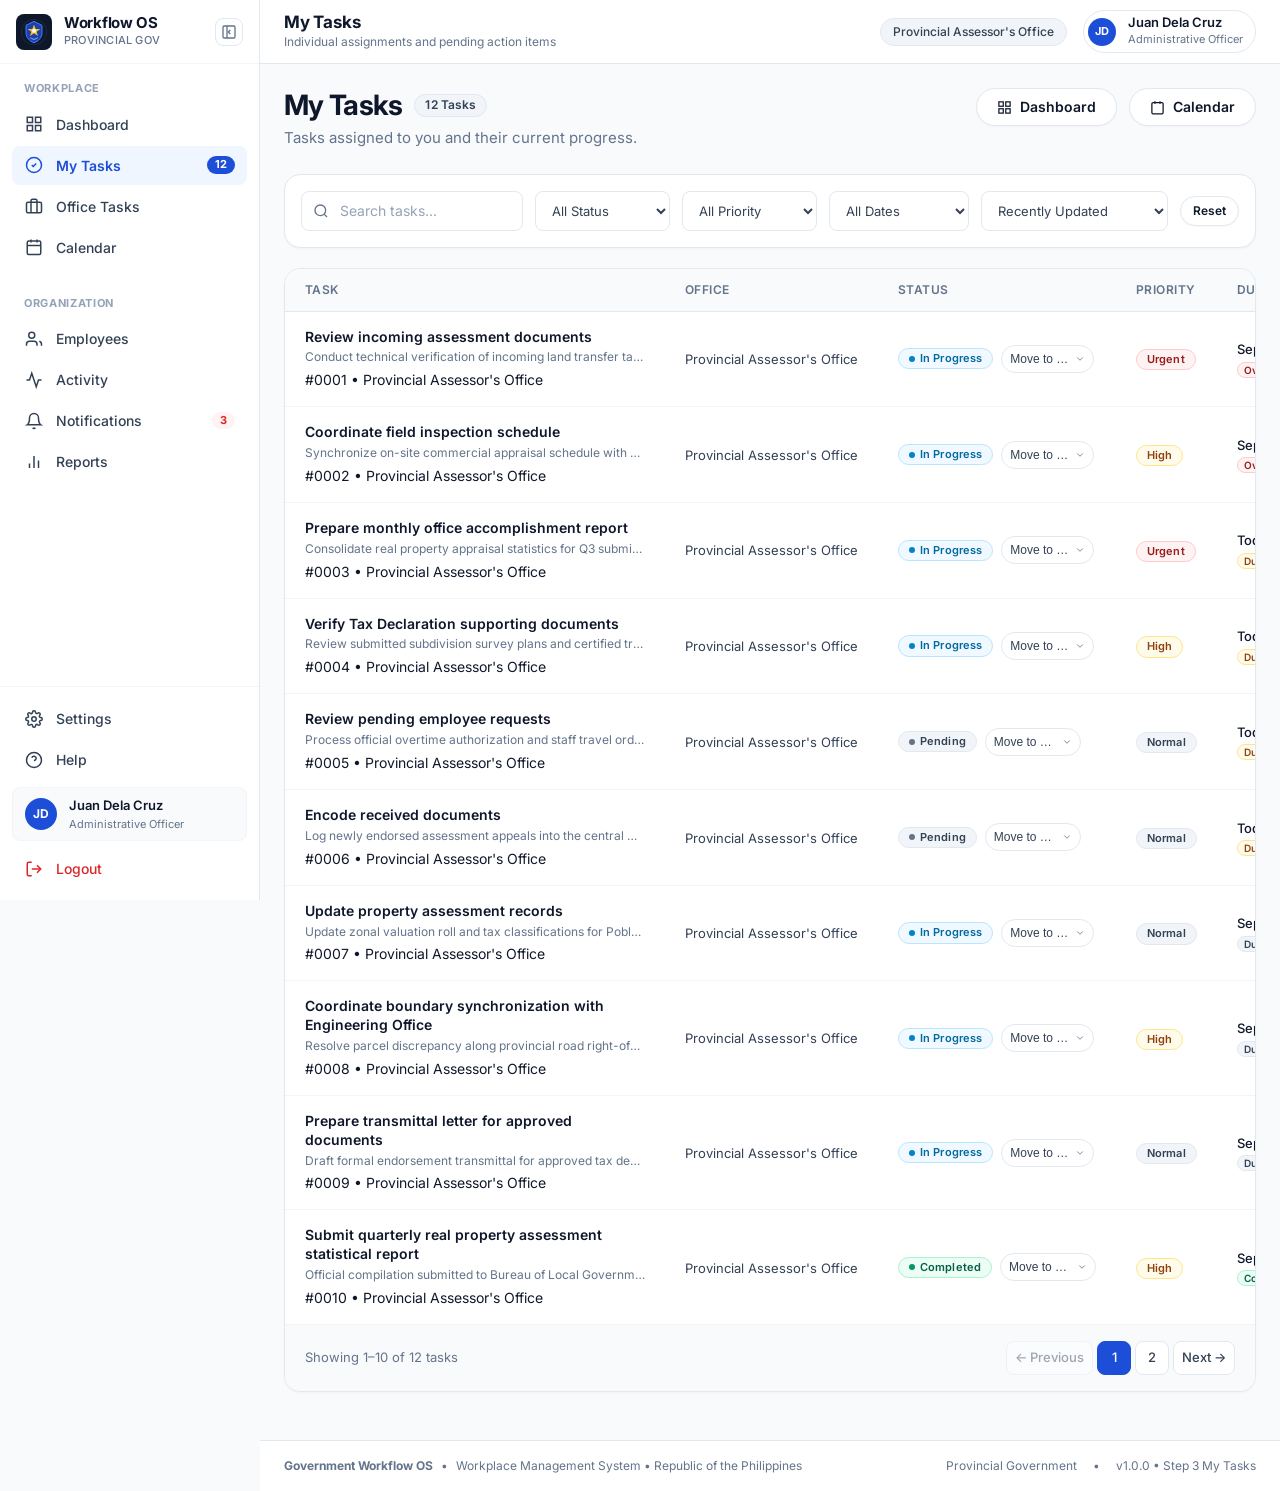
<file: pages/tasks.html>
<!DOCTYPE html>
<html lang="en">
<head>
  <meta charset="UTF-8">
  <meta name="viewport" content="width=device-width, initial-scale=1.0">
  <title>My Tasks &bull; Government Workflow OS</title>
  
  <link rel="stylesheet" href="../assets/css/design-system.css">
  <link rel="stylesheet" href="../assets/css/layout.css">
  <link rel="stylesheet" href="../assets/css/components.css">
  <link rel="icon" type="image/svg+xml" href="../assets/images/logo.svg">
</head>
<body>

<div class="app-shell">
  <div class="sidebar-backdrop" id="sidebar-backdrop"></div>

  <!-- Left Sidebar -->
  <aside class="app-sidebar" id="app-sidebar">
    <div class="sidebar-header">
      <a href="dashboard.html" class="sidebar-brand">
        <div class="brand-emblem">
          <img src="../assets/images/logo.svg" alt="Republic Emblem">
        </div>
        <div class="brand-info">
          <span class="brand-title">Workflow OS</span>
          <span class="brand-tagline">Provincial Gov</span>
        </div>
      </a>
      <button type="button" class="sidebar-collapse-btn" id="sidebar-collapse-btn" title="Toggle Sidebar">
        <svg width="16" height="16" viewBox="0 0 24 24" fill="none" stroke="currentColor" stroke-width="2">
          <rect x="3" y="3" width="18" height="18" rx="2" ry="2"></rect>
          <line x1="9" y1="3" x2="9" y2="21"></line>
          <path d="m14 9-3 3 3 3"></path>
        </svg>
      </button>
    </div>

    <div class="sidebar-body">
      <div class="nav-group">
        <div class="nav-section-title">Workplace</div>
        <ul class="nav-list">
          <li class="nav-item">
            <a href="dashboard.html" class="nav-link" title="Dashboard">
              <span class="nav-icon">
                <svg width="18" height="18" viewBox="0 0 24 24" fill="none" stroke="currentColor" stroke-width="2">
                  <rect x="3" y="3" width="7" height="7"></rect>
                  <rect x="14" y="3" width="7" height="7"></rect>
                  <rect x="14" y="14" width="7" height="7"></rect>
                  <rect x="3" y="14" width="7" height="7"></rect>
                </svg>
              </span>
              <span class="nav-label">Dashboard</span>
            </a>
          </li>
          <li class="nav-item">
            <a href="tasks.html" class="nav-link active" title="My Tasks">
              <span class="nav-icon">
                <svg width="18" height="18" viewBox="0 0 24 24" fill="none" stroke="currentColor" stroke-width="2">
                  <path d="M12 22c5.523 0 10-4.477 10-10S17.523 2 12 2 2 6.477 2 12s4.477 10 10 10z"></path>
                  <path d="m9 12 2 2 4-4"></path>
                </svg>
              </span>
              <span class="nav-label">My Tasks</span>
              <span class="nav-pill-badge">12</span>
            </a>
          </li>
          <li class="nav-item">
            <a href="office-tasks.html" class="nav-link" title="Office Tasks">
              <span class="nav-icon">
                <svg width="18" height="18" viewBox="0 0 24 24" fill="none" stroke="currentColor" stroke-width="2">
                  <rect x="2" y="7" width="20" height="14" rx="2" ry="2"></rect>
                  <path d="M16 21V5a2 2 0 0 0-2-2h-4a2 2 0 0 0-2 2v16"></path>
                </svg>
              </span>
              <span class="nav-label">Office Tasks</span>
            </a>
          </li>
          <li class="nav-item">
            <a href="calendar.html" class="nav-link" title="Calendar">
              <span class="nav-icon">
                <svg width="18" height="18" viewBox="0 0 24 24" fill="none" stroke="currentColor" stroke-width="2">
                  <rect x="3" y="4" width="18" height="18" rx="2" ry="2"></rect>
                  <line x1="16" y1="2" x2="16" y2="6"></line>
                  <line x1="8" y1="2" x2="8" y2="6"></line>
                  <line x1="3" y1="10" x2="21" y2="10"></line>
                </svg>
              </span>
              <span class="nav-label">Calendar</span>
            </a>
          </li>
        </ul>
      </div>

      <div class="nav-group">
        <div class="nav-section-title">Organization</div>
        <ul class="nav-list">
          <li class="nav-item">
            <a href="employees.html" class="nav-link" title="Employees">
              <span class="nav-icon">
                <svg width="18" height="18" viewBox="0 0 24 24" fill="none" stroke="currentColor" stroke-width="2">
                  <path d="M16 21v-2a4 4 0 0 0-4-4H6a4 4 0 0 0-4 4v2"></path>
                  <circle cx="9" cy="7" r="4"></circle>
                  <path d="M22 21v-2a4 4 0 0 0-3-3.87"></path>
                </svg>
              </span>
              <span class="nav-label">Employees</span>
            </a>
          </li>
          <li class="nav-item">
            <a href="activity.html" class="nav-link" title="Activity">
              <span class="nav-icon">
                <svg width="18" height="18" viewBox="0 0 24 24" fill="none" stroke="currentColor" stroke-width="2">
                  <polyline points="22 12 18 12 15 21 9 3 6 12 2 12"></polyline>
                </svg>
              </span>
              <span class="nav-label">Activity</span>
            </a>
          </li>
          <li class="nav-item">
            <a href="notifications.html" class="nav-link" title="Notifications">
              <span class="nav-icon">
                <svg width="18" height="18" viewBox="0 0 24 24" fill="none" stroke="currentColor" stroke-width="2">
                  <path d="M18 8A6 6 0 0 0 6 8c0 7-3 9-3 9h18s-3-2-3-9"></path>
                  <path d="M13.73 21a2 2 0 0 1-3.46 0"></path>
                </svg>
              </span>
              <span class="nav-label">Notifications</span>
              <span class="nav-pill-badge" style="background-color: var(--color-danger-bg); color: var(--color-danger);">3</span>
            </a>
          </li>
          <li class="nav-item">
            <a href="reports.html" class="nav-link" title="Reports">
              <span class="nav-icon">
                <svg width="18" height="18" viewBox="0 0 24 24" fill="none" stroke="currentColor" stroke-width="2">
                  <line x1="18" y1="20" x2="18" y2="10"></line>
                  <line x1="12" y1="20" x2="12" y2="4"></line>
                  <line x1="6" y1="20" x2="6" y2="14"></line>
                </svg>
              </span>
              <span class="nav-label">Reports</span>
            </a>
          </li>
        </ul>
      </div>
    </div>

    <div class="sidebar-footer">
      <ul class="nav-list">
        <li class="nav-item">
          <a href="settings.html" class="nav-link" title="Settings">
            <span class="nav-icon">
              <svg width="18" height="18" viewBox="0 0 24 24" fill="none" stroke="currentColor" stroke-width="2">
                <circle cx="12" cy="12" r="3"></circle>
                <path d="M19.4 15a1.65 1.65 0 0 0 .33 1.82l.06.06a2 2 0 0 1 0 2.83 2 2 0 0 1-2.83 0l-.06-.06a1.65 1.65 0 0 0-1.82-.33 1.65 1.65 0 0 0-1 1.51V21a2 2 0 0 1-2 2 2 2 0 0 1-2-2v-.09A1.65 1.65 0 0 0 9 19.4a1.65 1.65 0 0 0-1.82.33l-.06.06a2 2 0 0 1-2.83 0 2 2 0 0 1 0-2.83l.06-.06a1.65 1.65 0 0 0 .33-1.82 1.65 1.65 0 0 0-1.51-1H3a2 2 0 0 1-2-2 2 2 0 0 1 2-2h.09A1.65 1.65 0 0 0 4.6 9a1.65 1.65 0 0 0-.33-1.82l-.06-.06a2 2 0 0 1 0-2.83 2 2 0 0 1 2.83 0l.06.06a1.65 1.65 0 0 0 1.82.33H9a1.65 1.65 0 0 0 1-1.51V3a2 2 0 0 1 2-2 2 2 0 0 1 2 2v.09a1.65 1.65 0 0 0 1 1.51 1.65 1.65 0 0 0 1.82-.33l.06-.06a2 2 0 0 1 2.83 0 2 2 0 0 1 0 2.83l-.06.06a1.65 1.65 0 0 0-.33 1.82V9a1.65 1.65 0 0 0 1.51 1H21a2 2 0 0 1 2 2 2 2 0 0 1-2 2h-.09a1.65 1.65 0 0 0-1.51 1z"></path>
              </svg>
            </span>
            <span class="nav-label">Settings</span>
          </a>
        </li>
        <li class="nav-item">
          <a href="help.html" class="nav-link" title="Help">
            <span class="nav-icon">
              <svg width="18" height="18" viewBox="0 0 24 24" fill="none" stroke="currentColor" stroke-width="2">
                <circle cx="12" cy="12" r="10"></circle>
                <path d="M9.09 9a3 3 0 0 1 5.83 1c0 2-3 3-3 3"></path>
                <line x1="12" y1="17" x2="12.01" y2="17"></line>
              </svg>
            </span>
            <span class="nav-label">Help</span>
          </a>
        </li>
      </ul>

      <a href="settings.html" class="sidebar-user-card">
        <div class="user-avatar-initials">JD</div>
        <div class="user-meta-compact">
          <span class="user-name-compact">Juan Dela Cruz</span>
          <span class="user-role-compact">Administrative Officer</span>
        </div>
      </a>

      <a href="../login.html?logged_out=1" class="nav-link text-danger" style="color: var(--color-danger);" onclick="AuthService.logout()">
        <span class="nav-icon">
          <svg width="18" height="18" viewBox="0 0 24 24" fill="none" stroke="currentColor" stroke-width="2">
            <path d="M9 21H5a2 2 0 0 1-2-2V5a2 2 0 0 1 2-2h4"></path>
            <polyline points="16 17 21 12 16 7"></polyline>
            <line x1="21" y1="12" x2="9" y2="12"></line>
          </svg>
        </span>
        <span class="nav-label">Logout</span>
      </a>
    </div>
  </aside>

  <!-- Main Content Area -->
  <div class="app-main">
    <header class="app-header">
      <div class="header-left">
        <button type="button" class="mobile-nav-toggle" id="mobile-nav-toggle">
          <svg width="20" height="20" viewBox="0 0 24 24" fill="none" stroke="currentColor" stroke-width="2">
            <line x1="3" y1="12" x2="21" y2="12"></line>
            <line x1="3" y1="6" x2="21" y2="6"></line>
            <line x1="3" y1="18" x2="21" y2="18"></line>
          </svg>
        </button>
        <div class="header-page-title-group">
          <h1 class="header-page-title">My Tasks</h1>
          <span class="header-breadcrumbs">Individual assignments and pending action items</span>
        </div>
      </div>

      <div class="header-right">
        <div class="header-office-pill">
          <span>Provincial Assessor's Office</span>
        </div>
        <div class="header-user-btn">
          <div class="user-avatar-sm">JD</div>
          <div class="user-meta-header" style="text-align: left;">
            <div class="user-name-header">Juan Dela Cruz</div>
            <div class="user-role-header">Administrative Officer</div>
          </div>
        </div>
      </div>
    </header>

    <main class="app-content">
      <!-- Page Action Header -->
      <div style="margin-bottom: var(--space-6); display: flex; align-items: flex-start; justify-content: space-between; flex-wrap: wrap; gap: var(--space-4);">
        <div>
          <div style="display: flex; align-items: center; gap: var(--space-3); margin-bottom: var(--space-1);">
            <h2 class="typography-display" style="color: var(--color-ink-primary);">My Tasks</h2>
            <span class="badge badge-neutral" style="font-size: 0.75rem;" id="task-count-badge">
              12 Tasks
            </span>
          </div>
          <p class="typography-subtitle" style="font-size: 0.9375rem;">
            Tasks assigned to you and their current progress.
          </p>
        </div>

        <div style="display: flex; align-items: center; gap: var(--space-3); flex-wrap: wrap;">
          <a href="dashboard.html" class="btn btn-secondary">
            <svg width="15" height="15" viewBox="0 0 24 24" fill="none" stroke="currentColor" stroke-width="2">
              <rect x="3" y="3" width="7" height="7"></rect>
              <rect x="14" y="3" width="7" height="7"></rect>
              <rect x="14" y="14" width="7" height="7"></rect>
              <rect x="3" y="14" width="7" height="7"></rect>
            </svg>
            <span>Dashboard</span>
          </a>
          <a href="calendar.html" class="btn btn-secondary">
            <svg width="15" height="15" viewBox="0 0 24 24" fill="none" stroke="currentColor" stroke-width="2">
              <rect x="3" y="4" width="18" height="18" rx="2" ry="2"></rect>
              <line x1="16" y1="2" x2="16" y2="6"></line>
              <line x1="8" y1="2" x2="8" y2="6"></line>
            </svg>
            <span>Calendar</span>
          </a>
        </div>
      </div>

      <!-- Multi-Criteria Filter Bar -->
      <div class="filter-bar">
        <div class="filter-search">
          <span class="filter-icon">
            <svg width="16" height="16" viewBox="0 0 24 24" fill="none" stroke="currentColor" stroke-width="2">
              <circle cx="11" cy="11" r="8"></circle>
              <line x1="21" y1="21" x2="16.65" y2="16.65"></line>
            </svg>
          </span>
          <input type="text" id="task-search-input" class="form-control" placeholder="Search tasks..." autocomplete="off">
        </div>

        <select id="filter-status" class="filter-select">
          <option value="">All Status</option>
          <option value="pending">Pending</option>
          <option value="in_progress">In Progress</option>
          <option value="completed">Completed</option>
          <option value="cancelled">Cancelled</option>
        </select>

        <select id="filter-priority" class="filter-select">
          <option value="">All Priority</option>
          <option value="low">Low</option>
          <option value="normal">Normal</option>
          <option value="high">High</option>
          <option value="urgent">Urgent</option>
        </select>

        <select id="filter-duedate" class="filter-select">
          <option value="">All Dates</option>
          <option value="today">Due Today</option>
          <option value="week">Due This Week</option>
          <option value="overdue">Overdue</option>
          <option value="no_due_date">No Due Date</option>
        </select>

        <select id="filter-sort" class="filter-select">
          <option value="updated_desc">Recently Updated</option>
          <option value="due_asc">Due Date: Earliest First</option>
          <option value="due_desc">Due Date: Latest First</option>
          <option value="priority_desc">Priority: Highest First</option>
          <option value="title_asc">Title: A–Z</option>
        </select>

        <div class="filter-actions">
          <button type="button" class="btn btn-secondary btn-sm" id="btn-reset-filters">
            <span>Reset</span>
          </button>
        </div>
      </div>

      <!-- Task Table Wrapper -->
      <div class="task-table-wrapper">
        <table class="task-table" id="tasks-table">
          <thead>
            <tr>
              <th>Task</th>
              <th>Office</th>
              <th>Status</th>
              <th>Priority</th>
              <th>Due Date</th>
              <th>Updated</th>
            </tr>
          </thead>
          <tbody id="tasks-tbody">
            <!-- Row 1 -->
            <tr class="task-table-row" data-status="in_progress" data-priority="urgent" data-due="overdue" onclick="window.location.href='task-view.html?id=1'">
              <td class="task-col-main">
                <div class="task-title-cell">
                  <a href="task-view.html?id=1" class="task-title-text" onclick="event.stopPropagation();">
                    Review incoming assessment documents
                  </a>
                  <span class="task-desc-preview">Conduct technical verification of incoming land transfer tax assessments and title deeds from district offices.</span>
                  <div class="task-mobile-meta">
                    <span>#0001</span> &bull; <span>Provincial Assessor's Office</span>
                  </div>
                </div>
              </td>
              <td class="task-col-office" style="white-space: nowrap;">
                <span style="font-size: 0.8125rem; color: var(--color-ink-secondary);">Provincial Assessor's Office</span>
              </td>
              <td class="task-col-status" style="white-space: nowrap;">
                <div style="display: flex; align-items: center; gap: var(--space-2);">
                  <span class="badge badge-info"><span class="badge-dot"></span> In Progress</span>
                  <select class="status-quick-select no-row-click" onclick="event.stopPropagation();" onchange="alert('Task #1 status moved to ' + this.value);">
                    <option value="" disabled selected>Move to &hellip;</option>
                    <option value="pending">Pending</option>
                    <option value="completed">Completed</option>
                  </select>
                </div>
              </td>
              <td class="task-col-priority" style="white-space: nowrap;">
                <span class="badge badge-danger">Urgent</span>
              </td>
              <td class="task-col-due" style="white-space: nowrap;">
                <div style="display: flex; flex-direction: column; gap: 2px;">
                  <span style="font-size: 0.8125rem; font-weight: 500;">Sep 10, 2026</span>
                  <span class="badge badge-danger" style="font-size: 0.625rem; padding: 1px 6px; align-self: flex-start;">Overdue (2d)</span>
                </div>
              </td>
              <td class="task-col-updated" style="white-space: nowrap;">
                <span style="font-size: 0.75rem; color: var(--color-ink-muted);">2 hours ago</span>
              </td>
            </tr>

            <!-- Row 2 -->
            <tr class="task-table-row" data-status="in_progress" data-priority="high" data-due="overdue" onclick="window.location.href='task-view.html?id=2'">
              <td class="task-col-main">
                <div class="task-title-cell">
                  <a href="task-view.html?id=2" class="task-title-text" onclick="event.stopPropagation();">
                    Coordinate field inspection schedule
                  </a>
                  <span class="task-desc-preview">Synchronize on-site commercial appraisal schedule with Provincial Engineering surveyors.</span>
                  <div class="task-mobile-meta">
                    <span>#0002</span> &bull; <span>Provincial Assessor's Office</span>
                  </div>
                </div>
              </td>
              <td class="task-col-office" style="white-space: nowrap;">
                <span style="font-size: 0.8125rem; color: var(--color-ink-secondary);">Provincial Assessor's Office</span>
              </td>
              <td class="task-col-status" style="white-space: nowrap;">
                <div style="display: flex; align-items: center; gap: var(--space-2);">
                  <span class="badge badge-info"><span class="badge-dot"></span> In Progress</span>
                  <select class="status-quick-select no-row-click" onclick="event.stopPropagation();" onchange="alert('Task #2 status moved to ' + this.value);">
                    <option value="" disabled selected>Move to &hellip;</option>
                    <option value="pending">Pending</option>
                    <option value="completed">Completed</option>
                  </select>
                </div>
              </td>
              <td class="task-col-priority" style="white-space: nowrap;">
                <span class="badge badge-warning">High</span>
              </td>
              <td class="task-col-due" style="white-space: nowrap;">
                <div style="display: flex; flex-direction: column; gap: 2px;">
                  <span style="font-size: 0.8125rem; font-weight: 500;">Sep 11, 2026</span>
                  <span class="badge badge-danger" style="font-size: 0.625rem; padding: 1px 6px; align-self: flex-start;">Overdue (1d)</span>
                </div>
              </td>
              <td class="task-col-updated" style="white-space: nowrap;">
                <span style="font-size: 0.75rem; color: var(--color-ink-muted);">3 hours ago</span>
              </td>
            </tr>

            <!-- Row 3 -->
            <tr class="task-table-row" data-status="in_progress" data-priority="urgent" data-due="today" onclick="window.location.href='task-view.html?id=3'">
              <td class="task-col-main">
                <div class="task-title-cell">
                  <a href="task-view.html?id=3" class="task-title-text" onclick="event.stopPropagation();">
                    Prepare monthly office accomplishment report
                  </a>
                  <span class="task-desc-preview">Consolidate real property appraisal statistics for Q3 submission to the Governor's Office.</span>
                  <div class="task-mobile-meta">
                    <span>#0003</span> &bull; <span>Provincial Assessor's Office</span>
                  </div>
                </div>
              </td>
              <td class="task-col-office" style="white-space: nowrap;">
                <span style="font-size: 0.8125rem; color: var(--color-ink-secondary);">Provincial Assessor's Office</span>
              </td>
              <td class="task-col-status" style="white-space: nowrap;">
                <div style="display: flex; align-items: center; gap: var(--space-2);">
                  <span class="badge badge-info"><span class="badge-dot"></span> In Progress</span>
                  <select class="status-quick-select no-row-click" onclick="event.stopPropagation();" onchange="alert('Task #3 status moved to ' + this.value);">
                    <option value="" disabled selected>Move to &hellip;</option>
                    <option value="pending">Pending</option>
                    <option value="completed">Completed</option>
                  </select>
                </div>
              </td>
              <td class="task-col-priority" style="white-space: nowrap;">
                <span class="badge badge-danger">Urgent</span>
              </td>
              <td class="task-col-due" style="white-space: nowrap;">
                <div style="display: flex; flex-direction: column; gap: 2px;">
                  <span style="font-size: 0.8125rem; font-weight: 500;">Today</span>
                  <span class="badge badge-warning" style="font-size: 0.625rem; padding: 1px 6px; align-self: flex-start;">Due today</span>
                </div>
              </td>
              <td class="task-col-updated" style="white-space: nowrap;">
                <span style="font-size: 0.75rem; color: var(--color-ink-muted);">1 hour ago</span>
              </td>
            </tr>

            <!-- Row 4 -->
            <tr class="task-table-row" data-status="in_progress" data-priority="high" data-due="today" onclick="window.location.href='task-view.html?id=4'">
              <td class="task-col-main">
                <div class="task-title-cell">
                  <a href="task-view.html?id=4" class="task-title-text" onclick="event.stopPropagation();">
                    Verify Tax Declaration supporting documents
                  </a>
                  <span class="task-desc-preview">Review submitted subdivision survey plans and certified true copies of cadastral maps.</span>
                  <div class="task-mobile-meta">
                    <span>#0004</span> &bull; <span>Provincial Assessor's Office</span>
                  </div>
                </div>
              </td>
              <td class="task-col-office" style="white-space: nowrap;">
                <span style="font-size: 0.8125rem; color: var(--color-ink-secondary);">Provincial Assessor's Office</span>
              </td>
              <td class="task-col-status" style="white-space: nowrap;">
                <div style="display: flex; align-items: center; gap: var(--space-2);">
                  <span class="badge badge-info"><span class="badge-dot"></span> In Progress</span>
                  <select class="status-quick-select no-row-click" onclick="event.stopPropagation();" onchange="alert('Task #4 status moved to ' + this.value);">
                    <option value="" disabled selected>Move to &hellip;</option>
                    <option value="pending">Pending</option>
                    <option value="completed">Completed</option>
                  </select>
                </div>
              </td>
              <td class="task-col-priority" style="white-space: nowrap;">
                <span class="badge badge-warning">High</span>
              </td>
              <td class="task-col-due" style="white-space: nowrap;">
                <div style="display: flex; flex-direction: column; gap: 2px;">
                  <span style="font-size: 0.8125rem; font-weight: 500;">Today</span>
                  <span class="badge badge-warning" style="font-size: 0.625rem; padding: 1px 6px; align-self: flex-start;">Due today</span>
                </div>
              </td>
              <td class="task-col-updated" style="white-space: nowrap;">
                <span style="font-size: 0.75rem; color: var(--color-ink-muted);">30 mins ago</span>
              </td>
            </tr>

            <!-- Row 5 -->
            <tr class="task-table-row" data-status="pending" data-priority="normal" data-due="today" onclick="window.location.href='task-view.html?id=5'">
              <td class="task-col-main">
                <div class="task-title-cell">
                  <a href="task-view.html?id=5" class="task-title-text" onclick="event.stopPropagation();">
                    Review pending employee requests
                  </a>
                  <span class="task-desc-preview">Process official overtime authorization and staff travel orders for field appraisers.</span>
                  <div class="task-mobile-meta">
                    <span>#0005</span> &bull; <span>Provincial Assessor's Office</span>
                  </div>
                </div>
              </td>
              <td class="task-col-office" style="white-space: nowrap;">
                <span style="font-size: 0.8125rem; color: var(--color-ink-secondary);">Provincial Assessor's Office</span>
              </td>
              <td class="task-col-status" style="white-space: nowrap;">
                <div style="display: flex; align-items: center; gap: var(--space-2);">
                  <span class="badge badge-neutral"><span class="badge-dot"></span> Pending</span>
                  <select class="status-quick-select no-row-click" onclick="event.stopPropagation();" onchange="alert('Task #5 status moved to ' + this.value);">
                    <option value="" disabled selected>Move to &hellip;</option>
                    <option value="in_progress">In Progress</option>
                    <option value="completed">Completed</option>
                  </select>
                </div>
              </td>
              <td class="task-col-priority" style="white-space: nowrap;">
                <span class="badge badge-neutral">Normal</span>
              </td>
              <td class="task-col-due" style="white-space: nowrap;">
                <div style="display: flex; flex-direction: column; gap: 2px;">
                  <span style="font-size: 0.8125rem; font-weight: 500;">Today</span>
                  <span class="badge badge-warning" style="font-size: 0.625rem; padding: 1px 6px; align-self: flex-start;">Due today</span>
                </div>
              </td>
              <td class="task-col-updated" style="white-space: nowrap;">
                <span style="font-size: 0.75rem; color: var(--color-ink-muted);">5 hours ago</span>
              </td>
            </tr>

            <!-- Row 6 -->
            <tr class="task-table-row" data-status="pending" data-priority="normal" data-due="today" onclick="window.location.href='task-view.html?id=6'">
              <td class="task-col-main">
                <div class="task-title-cell">
                  <a href="task-view.html?id=6" class="task-title-text" onclick="event.stopPropagation();">
                    Encode received documents
                  </a>
                  <span class="task-desc-preview">Log newly endorsed assessment appeals into the central municipal record management index.</span>
                  <div class="task-mobile-meta">
                    <span>#0006</span> &bull; <span>Provincial Assessor's Office</span>
                  </div>
                </div>
              </td>
              <td class="task-col-office" style="white-space: nowrap;">
                <span style="font-size: 0.8125rem; color: var(--color-ink-secondary);">Provincial Assessor's Office</span>
              </td>
              <td class="task-col-status" style="white-space: nowrap;">
                <div style="display: flex; align-items: center; gap: var(--space-2);">
                  <span class="badge badge-neutral"><span class="badge-dot"></span> Pending</span>
                  <select class="status-quick-select no-row-click" onclick="event.stopPropagation();" onchange="alert('Task #6 status moved to ' + this.value);">
                    <option value="" disabled selected>Move to &hellip;</option>
                    <option value="in_progress">In Progress</option>
                    <option value="completed">Completed</option>
                  </select>
                </div>
              </td>
              <td class="task-col-priority" style="white-space: nowrap;">
                <span class="badge badge-neutral">Normal</span>
              </td>
              <td class="task-col-due" style="white-space: nowrap;">
                <div style="display: flex; flex-direction: column; gap: 2px;">
                  <span style="font-size: 0.8125rem; font-weight: 500;">Today</span>
                  <span class="badge badge-warning" style="font-size: 0.625rem; padding: 1px 6px; align-self: flex-start;">Due today</span>
                </div>
              </td>
              <td class="task-col-updated" style="white-space: nowrap;">
                <span style="font-size: 0.75rem; color: var(--color-ink-muted);">4 hours ago</span>
              </td>
            </tr>

            <!-- Row 7 -->
            <tr class="task-table-row" data-status="in_progress" data-priority="normal" data-due="week" onclick="window.location.href='task-view.html?id=7'">
              <td class="task-col-main">
                <div class="task-title-cell">
                  <a href="task-view.html?id=7" class="task-title-text" onclick="event.stopPropagation();">
                    Update property assessment records
                  </a>
                  <span class="task-desc-preview">Update zonal valuation roll and tax classifications for Poblacion commercial district.</span>
                  <div class="task-mobile-meta">
                    <span>#0007</span> &bull; <span>Provincial Assessor's Office</span>
                  </div>
                </div>
              </td>
              <td class="task-col-office" style="white-space: nowrap;">
                <span style="font-size: 0.8125rem; color: var(--color-ink-secondary);">Provincial Assessor's Office</span>
              </td>
              <td class="task-col-status" style="white-space: nowrap;">
                <div style="display: flex; align-items: center; gap: var(--space-2);">
                  <span class="badge badge-info"><span class="badge-dot"></span> In Progress</span>
                  <select class="status-quick-select no-row-click" onclick="event.stopPropagation();" onchange="alert('Task #7 status moved to ' + this.value);">
                    <option value="" disabled selected>Move to &hellip;</option>
                    <option value="pending">Pending</option>
                    <option value="completed">Completed</option>
                  </select>
                </div>
              </td>
              <td class="task-col-priority" style="white-space: nowrap;">
                <span class="badge badge-neutral">Normal</span>
              </td>
              <td class="task-col-due" style="white-space: nowrap;">
                <div style="display: flex; flex-direction: column; gap: 2px;">
                  <span style="font-size: 0.8125rem; font-weight: 500;">Sep 14, 2026</span>
                  <span class="badge badge-neutral" style="font-size: 0.625rem; padding: 1px 6px; align-self: flex-start;">Due in 2 days</span>
                </div>
              </td>
              <td class="task-col-updated" style="white-space: nowrap;">
                <span style="font-size: 0.75rem; color: var(--color-ink-muted);">45 mins ago</span>
              </td>
            </tr>

            <!-- Row 8 -->
            <tr class="task-table-row" data-status="in_progress" data-priority="high" data-due="week" onclick="window.location.href='task-view.html?id=8'">
              <td class="task-col-main">
                <div class="task-title-cell">
                  <a href="task-view.html?id=8" class="task-title-text" onclick="event.stopPropagation();">
                    Coordinate boundary synchronization with Engineering Office
                  </a>
                  <span class="task-desc-preview">Resolve parcel discrepancy along provincial road right-of-way boundaries.</span>
                  <div class="task-mobile-meta">
                    <span>#0008</span> &bull; <span>Provincial Assessor's Office</span>
                  </div>
                </div>
              </td>
              <td class="task-col-office" style="white-space: nowrap;">
                <span style="font-size: 0.8125rem; color: var(--color-ink-secondary);">Provincial Assessor's Office</span>
              </td>
              <td class="task-col-status" style="white-space: nowrap;">
                <div style="display: flex; align-items: center; gap: var(--space-2);">
                  <span class="badge badge-info"><span class="badge-dot"></span> In Progress</span>
                  <select class="status-quick-select no-row-click" onclick="event.stopPropagation();" onchange="alert('Task #8 status moved to ' + this.value);">
                    <option value="" disabled selected>Move to &hellip;</option>
                    <option value="pending">Pending</option>
                    <option value="completed">Completed</option>
                  </select>
                </div>
              </td>
              <td class="task-col-priority" style="white-space: nowrap;">
                <span class="badge badge-warning">High</span>
              </td>
              <td class="task-col-due" style="white-space: nowrap;">
                <div style="display: flex; flex-direction: column; gap: 2px;">
                  <span style="font-size: 0.8125rem; font-weight: 500;">Sep 16, 2026</span>
                  <span class="badge badge-neutral" style="font-size: 0.625rem; padding: 1px 6px; align-self: flex-start;">Due in 4 days</span>
                </div>
              </td>
              <td class="task-col-updated" style="white-space: nowrap;">
                <span style="font-size: 0.75rem; color: var(--color-ink-muted);">6 hours ago</span>
              </td>
            </tr>

            <!-- Row 9 -->
            <tr class="task-table-row" data-status="in_progress" data-priority="normal" data-due="week" onclick="window.location.href='task-view.html?id=9'">
              <td class="task-col-main">
                <div class="task-title-cell">
                  <a href="task-view.html?id=9" class="task-title-text" onclick="event.stopPropagation();">
                    Prepare transmittal letter for approved documents
                  </a>
                  <span class="task-desc-preview">Draft formal endorsement transmittal for approved tax declarations to the Provincial Treasurer's Office.</span>
                  <div class="task-mobile-meta">
                    <span>#0009</span> &bull; <span>Provincial Assessor's Office</span>
                  </div>
                </div>
              </td>
              <td class="task-col-office" style="white-space: nowrap;">
                <span style="font-size: 0.8125rem; color: var(--color-ink-secondary);">Provincial Assessor's Office</span>
              </td>
              <td class="task-col-status" style="white-space: nowrap;">
                <div style="display: flex; align-items: center; gap: var(--space-2);">
                  <span class="badge badge-info"><span class="badge-dot"></span> In Progress</span>
                  <select class="status-quick-select no-row-click" onclick="event.stopPropagation();" onchange="alert('Task #9 status moved to ' + this.value);">
                    <option value="" disabled selected>Move to &hellip;</option>
                    <option value="pending">Pending</option>
                    <option value="completed">Completed</option>
                  </select>
                </div>
              </td>
              <td class="task-col-priority" style="white-space: nowrap;">
                <span class="badge badge-neutral">Normal</span>
              </td>
              <td class="task-col-due" style="white-space: nowrap;">
                <div style="display: flex; flex-direction: column; gap: 2px;">
                  <span style="font-size: 0.8125rem; font-weight: 500;">Sep 19, 2026</span>
                  <span class="badge badge-neutral" style="font-size: 0.625rem; padding: 1px 6px; align-self: flex-start;">Due in 7 days</span>
                </div>
              </td>
              <td class="task-col-updated" style="white-space: nowrap;">
                <span style="font-size: 0.75rem; color: var(--color-ink-muted);">50 mins ago</span>
              </td>
            </tr>

            <!-- Row 10 -->
            <tr class="task-table-row" data-status="completed" data-priority="high" data-due="past" onclick="window.location.href='task-view.html?id=10'">
              <td class="task-col-main">
                <div class="task-title-cell">
                  <a href="task-view.html?id=10" class="task-title-text" onclick="event.stopPropagation();">
                    Submit quarterly real property assessment statistical report
                  </a>
                  <span class="task-desc-preview">Official compilation submitted to Bureau of Local Government Finance regional directorate.</span>
                  <div class="task-mobile-meta">
                    <span>#0010</span> &bull; <span>Provincial Assessor's Office</span>
                  </div>
                </div>
              </td>
              <td class="task-col-office" style="white-space: nowrap;">
                <span style="font-size: 0.8125rem; color: var(--color-ink-secondary);">Provincial Assessor's Office</span>
              </td>
              <td class="task-col-status" style="white-space: nowrap;">
                <div style="display: flex; align-items: center; gap: var(--space-2);">
                  <span class="badge badge-success"><span class="badge-dot"></span> Completed</span>
                  <select class="status-quick-select no-row-click" onclick="event.stopPropagation();" onchange="alert('Task #10 status moved to ' + this.value);">
                    <option value="" disabled selected>Move to &hellip;</option>
                    <option value="in_progress">In Progress</option>
                  </select>
                </div>
              </td>
              <td class="task-col-priority" style="white-space: nowrap;">
                <span class="badge badge-warning">High</span>
              </td>
              <td class="task-col-due" style="white-space: nowrap;">
                <div style="display: flex; flex-direction: column; gap: 2px;">
                  <span style="font-size: 0.8125rem; font-weight: 500;">Sep 09, 2026</span>
                  <span class="badge badge-success" style="font-size: 0.625rem; padding: 1px 6px; align-self: flex-start;">Completed</span>
                </div>
              </td>
              <td class="task-col-updated" style="white-space: nowrap;">
                <span style="font-size: 0.75rem; color: var(--color-ink-muted);">1 day ago</span>
              </td>
            </tr>
          </tbody>
        </table>

        <!-- Pagination Bar -->
        <div class="pagination-bar" id="pagination-controls">
          <div class="pagination-count">
            Showing 1–10 of 12 tasks
          </div>

          <nav class="pagination-nav">
            <span class="page-btn disabled">&larr; Previous</span>
            <span class="page-btn active">1</span>
            <a href="tasks.html?page=2" class="page-btn">2</a>
            <a href="tasks.html?page=2" class="page-btn">Next &rarr;</a>
          </nav>
        </div>
      </div>
    </main>

    <footer class="app-footer">
      <div class="footer-left">
        <strong>Government Workflow OS</strong>
        <span>&bull;</span>
        <span>Workplace Management System &bull; Republic of the Philippines</span>
      </div>
      <div class="footer-right">
        <span>Provincial Government</span>
        <span>&bull;</span>
        <span>v1.0.0 &bull; Step 3 My Tasks</span>
      </div>
    </footer>
  </div>
</div>

<script src="../assets/js/app.js"></script>
<script src="../assets/js/auth.js"></script>
<script>
  document.addEventListener('DOMContentLoaded', () => {
    const searchInput = document.getElementById('task-search-input');
    const statusSelect = document.getElementById('filter-status');
    const prioritySelect = document.getElementById('filter-priority');
    const dueDateSelect = document.getElementById('filter-duedate');
    const resetBtn = document.getElementById('btn-reset-filters');
    const rows = document.querySelectorAll('#tasks-tbody tr');

    function filterRows() {
      const q = (searchInput.value || '').toLowerCase().trim();
      const st = statusSelect.value;
      const pr = prioritySelect.value;
      const dd = dueDateSelect.value;

      let visible = 0;
      rows.forEach(row => {
        const text = row.textContent.toLowerCase();
        const rowSt = row.getAttribute('data-status');
        const rowPr = row.getAttribute('data-priority');
        const rowDd = row.getAttribute('data-due');

        const matchQ = !q || text.includes(q);
        const matchSt = !st || rowSt === st;
        const matchPr = !pr || rowPr === pr;
        const matchDd = !dd || rowDd === dd || (dd === 'today' && rowDd === 'today');

        if (matchQ && matchSt && matchPr && matchDd) {
          row.style.display = '';
          visible++;
        } else {
          row.style.display = 'none';
        }
      });

      const badge = document.getElementById('task-count-badge');
      if (badge) {
        badge.textContent = `${visible} Tasks`;
      }
    }

    searchInput.addEventListener('input', filterRows);
    statusSelect.addEventListener('change', filterRows);
    prioritySelect.addEventListener('change', filterRows);
    dueDateSelect.addEventListener('change', filterRows);

    if (resetBtn) {
      resetBtn.addEventListener('click', () => {
        searchInput.value = '';
        statusSelect.value = '';
        prioritySelect.value = '';
        dueDateSelect.value = '';
        filterRows();
      });
    }
  });
</script>
</body>
</html>
</file>
<file: assets/css/design-system.css>
/* ============================================================
   GOVERNMENT WORKFLOW OS — DESIGN SYSTEM TOKENS
   Strict hierarchy based on DESIGN.md adapted for Government Workplace
   ============================================================ */

@import url('https://fonts.googleapis.com/css2?family=Inter:wght@300;400;500;600;700&display=swap');

:root {
  /* Canvas & Surfaces */
  --color-canvas: #ffffff;
  --color-canvas-subtle: #f8fafc;
  --color-canvas-muted: #f1f5f9;
  --color-card: #ffffff;
  --color-card-hover: #fcfdfe;

  /* Borders & Dividers */
  --color-border-subtle: #f1f5f9;
  --color-border: #e2e8f0;
  --color-border-strong: #cbd5e1;

  /* Typography / Ink */
  --color-ink-primary: #0f172a;
  --color-ink-secondary: #334155;
  --color-ink-muted: #64748b;
  --color-ink-faint: #94a3b8;
  --color-on-dark: #ffffff;

  /* Primary Brand / Executive Government Blue */
  --color-primary: #1d4ed8;
  --color-primary-hover: #1e40af;
  --color-primary-active: #172554;
  --color-primary-light: #eff6ff;
  --color-primary-border: #bfdbfe;
  --color-on-primary: #ffffff;

  /* Status Colors */
  --color-success: #059669;
  --color-success-bg: #ecfdf5;
  --color-success-border: #a7f3d0;
  --color-success-text: #065f46;

  --color-warning: #d97706;
  --color-warning-bg: #fffbeb;
  --color-warning-border: #fde68a;
  --color-warning-text: #92400e;

  --color-danger: #dc2626;
  --color-danger-bg: #fef2f2;
  --color-danger-border: #fecaca;
  --color-danger-text: #991b1b;

  --color-info: #0284c7;
  --color-info-bg: #f0f9ff;
  --color-info-border: #bae6fd;
  --color-info-text: #0369a1;

  /* Typography Hierarchy */
  --font-sans: 'Inter', -apple-system, BlinkMacSystemFont, "Segoe UI", Roboto, "Helvetica Neue", Arial, sans-serif;
  --font-mono: ui-monospace, SFMono-Regular, Menlo, Monaco, Consolas, "Liberation Mono", monospace;

  --text-display: 1.75rem;    /* 28px */
  --text-heading: 1.375rem;   /* 22px */
  --text-card-title: 1.0625rem;/* 17px */
  --text-subtitle: 0.875rem;  /* 14px */
  --text-body: 0.875rem;      /* 14px */
  --text-caption: 0.75rem;    /* 12px */
  --text-btn: 0.875rem;       /* 14px */

  --font-weight-regular: 400;
  --font-weight-medium: 500;
  --font-weight-semibold: 600;
  --font-weight-bold: 700;

  /* Spacing System (4px base, 8px rhythm) */
  --space-1: 4px;
  --space-2: 8px;
  --space-3: 12px;
  --space-4: 16px;
  --space-5: 20px;
  --space-6: 24px;
  --space-8: 32px;
  --space-10: 40px;
  --space-12: 48px;
  --space-16: 64px;

  /* Geometric Radius System */
  --radius-xs: 4px;
  --radius-sm: 8px;     /* Form inputs, select dropdowns */
  --radius-md: 16px;    /* Workplace cards, modals */
  --radius-lg: 24px;    /* Large containers, page surfaces */
  --radius-full: 9999px;/* Stadium pills: buttons, badges, avatars */

  /* Elevation Shadows */
  --shadow-xs: 0 1px 2px 0 rgba(15, 23, 42, 0.03);
  --shadow-sm: 0 1px 3px 0 rgba(15, 23, 42, 0.06), 0 1px 2px -1px rgba(15, 23, 42, 0.04);
  --shadow-md: 0 4px 6px -1px rgba(15, 23, 42, 0.07), 0 2px 4px -2px rgba(15, 23, 42, 0.04);
  --shadow-lg: 0 10px 15px -3px rgba(15, 23, 42, 0.08), 0 4px 6px -4px rgba(15, 23, 42, 0.03);

  /* Focus Ring */
  --focus-ring: 0 0 0 3px rgba(29, 78, 216, 0.18);
  --focus-ring-danger: 0 0 0 3px rgba(220, 38, 38, 0.18);

  /* Layout Measurements */
  --sidebar-width: 260px;
  --sidebar-collapsed-width: 72px;
  --header-height: 64px;
  --transition-speed: 0.2s;
}

/* Base Reset & Box Sizing */
*, *::before, *::after {
  box-sizing: border-box;
  margin: 0;
  padding: 0;
}

html {
  font-size: 16px;
  -webkit-font-smoothing: antialiased;
  -moz-osx-font-smoothing: grayscale;
  text-rendering: optimizeLegibility;
}

body {
  font-family: var(--font-sans);
  background-color: var(--color-canvas-subtle);
  color: var(--color-ink-primary);
  font-size: var(--text-body);
  line-height: 1.5;
  min-height: 100vh;
}

a {
  color: var(--color-primary);
  text-decoration: none;
  transition: color var(--transition-speed) ease;
}

a:hover {
  color: var(--color-primary-hover);
}

img, svg {
  vertical-align: middle;
}

/* Typography Utility Classes */
.typography-display {
  font-size: var(--text-display);
  font-weight: var(--font-weight-bold);
  line-height: 1.25;
  letter-spacing: -0.025em;
  color: var(--color-ink-primary);
}

.typography-heading {
  font-size: var(--text-heading);
  font-weight: var(--font-weight-bold);
  line-height: 1.3;
  letter-spacing: -0.02em;
  color: var(--color-ink-primary);
}

.typography-card-title {
  font-size: var(--text-card-title);
  font-weight: var(--font-weight-semibold);
  line-height: 1.4;
  letter-spacing: -0.01em;
  color: var(--color-ink-primary);
}

.typography-subtitle {
  font-size: var(--text-subtitle);
  font-weight: var(--font-weight-regular);
  line-height: 1.5;
  color: var(--color-ink-muted);
}

.typography-body {
  font-size: var(--text-body);
  font-weight: var(--font-weight-regular);
  line-height: 1.5;
  color: var(--color-ink-secondary);
}

.typography-caption {
  font-size: var(--text-caption);
  font-weight: var(--font-weight-medium);
  line-height: 1.4;
  color: var(--color-ink-muted);
}

.text-muted {
  color: var(--color-ink-muted) !important;
}

.text-primary {
  color: var(--color-primary) !important;
}

.text-success {
  color: var(--color-success) !important;
}

.text-warning {
  color: var(--color-warning) !important;
}

.text-danger {
  color: var(--color-danger) !important;
}
</file>
<file: assets/css/components.css>
/* ============================================================
   GOVERNMENT WORKFLOW OS — COMPONENT STYLES
   Pill buttons, badges, 16px cards, 8px inputs, modals, empty states
   ============================================================ */

/* ------------------------------------------------------------
   BUTTONS (Pill-shaped as defined in DESIGN.md)
   ------------------------------------------------------------ */
.btn {
  display: inline-flex;
  align-items: center;
  justify-content: center;
  gap: var(--space-2);
  height: 38px;
  padding: 0 var(--space-5);
  border-radius: var(--radius-full);
  font-family: var(--font-sans);
  font-size: var(--text-btn);
  font-weight: var(--font-weight-semibold);
  line-height: 1;
  text-decoration: none;
  cursor: pointer;
  border: 1px solid transparent;
  transition: background-color var(--transition-speed) ease,
              border-color var(--transition-speed) ease,
              color var(--transition-speed) ease,
              box-shadow var(--transition-speed) ease,
              transform 0.1s ease;
  white-space: nowrap;
  user-select: none;
}

.btn:active {
  transform: translateY(1px);
}

.btn-primary {
  background-color: var(--color-primary);
  color: var(--color-on-primary);
  border-color: var(--color-primary);
  box-shadow: 0 1px 2px rgba(29, 78, 216, 0.15);
}

.btn-primary:hover {
  background-color: var(--color-primary-hover);
  border-color: var(--color-primary-hover);
  color: #ffffff;
}

.btn-primary:focus-visible {
  outline: none;
  box-shadow: var(--focus-ring);
}

.btn-secondary {
  background-color: var(--color-canvas);
  color: var(--color-ink-primary);
  border-color: var(--color-border);
  box-shadow: var(--shadow-xs);
}

.btn-secondary:hover {
  background-color: var(--color-canvas-subtle);
  border-color: var(--color-border-strong);
  color: var(--color-ink-primary);
}

.btn-secondary:focus-visible {
  outline: none;
  box-shadow: var(--focus-ring);
}

.btn-ghost {
  background-color: transparent;
  color: var(--color-ink-secondary);
  border-color: transparent;
}

.btn-ghost:hover {
  background-color: var(--color-canvas-muted);
  color: var(--color-ink-primary);
}

.btn-danger {
  background-color: var(--color-danger);
  color: #ffffff;
  border-color: var(--color-danger);
}

.btn-danger:hover {
  background-color: #b91c1c;
  border-color: #b91c1c;
  color: #ffffff;
}

.btn-danger:focus-visible {
  outline: none;
  box-shadow: var(--focus-ring-danger);
}

.btn-sm {
  height: 30px;
  padding: 0 var(--space-3);
  font-size: 0.75rem;
  gap: var(--space-1);
}

.btn-lg {
  height: 44px;
  padding: 0 var(--space-6);
  font-size: 0.9375rem;
}

.btn-icon-only {
  width: 38px;
  padding: 0;
}

.btn-icon-only.btn-sm {
  width: 30px;
}

/* ------------------------------------------------------------
   BADGES & PILLS (Pill-shaped)
   ------------------------------------------------------------ */
.badge {
  display: inline-flex;
  align-items: center;
  gap: 5px;
  padding: 3px 10px;
  border-radius: var(--radius-full);
  font-size: 0.6875rem;
  font-weight: var(--font-weight-semibold);
  letter-spacing: 0.01em;
  line-height: 1.2;
  white-space: nowrap;
}

.badge-dot {
  width: 6px;
  height: 6px;
  border-radius: var(--radius-full);
}

.badge-info {
  background-color: var(--color-info-bg);
  color: var(--color-info-text);
  border: 1px solid var(--color-info-border);
}
.badge-info .badge-dot {
  background-color: var(--color-info);
}

.badge-success {
  background-color: var(--color-success-bg);
  color: var(--color-success-text);
  border: 1px solid var(--color-success-border);
}
.badge-success .badge-dot {
  background-color: var(--color-success);
}

.badge-warning {
  background-color: var(--color-warning-bg);
  color: var(--color-warning-text);
  border: 1px solid var(--color-warning-border);
}
.badge-warning .badge-dot {
  background-color: var(--color-warning);
}

.badge-danger {
  background-color: var(--color-danger-bg);
  color: var(--color-danger-text);
  border: 1px solid var(--color-danger-border);
}
.badge-danger .badge-dot {
  background-color: var(--color-danger);
}

.badge-neutral {
  background-color: var(--color-canvas-muted);
  color: var(--color-ink-secondary);
  border: 1px solid var(--color-border);
}
.badge-neutral .badge-dot {
  background-color: var(--color-ink-muted);
}

/* ------------------------------------------------------------
   WORKPLACE INFORMATION CARDS (16px radius)
   ------------------------------------------------------------ */
.card {
  background-color: var(--color-card);
  border: 1px solid var(--color-border);
  border-radius: var(--radius-md);
  box-shadow: var(--shadow-xs);
  display: flex;
  flex-direction: column;
  overflow: hidden;
  transition: border-color var(--transition-speed) ease,
              box-shadow var(--transition-speed) ease;
}

.card:hover {
  box-shadow: var(--shadow-sm);
}

.card-header {
  padding: var(--space-4) var(--space-5);
  border-bottom: 1px solid var(--color-border-subtle);
  display: flex;
  align-items: center;
  justify-content: space-between;
  background-color: var(--color-card);
}

.card-header-title {
  font-size: var(--text-card-title);
  font-weight: var(--font-weight-semibold);
  color: var(--color-ink-primary);
  display: flex;
  align-items: center;
  gap: var(--space-2);
}

.card-header-actions {
  display: flex;
  align-items: center;
  gap: var(--space-2);
}

.card-body {
  padding: var(--space-5);
  flex: 1;
}

.card-footer {
  padding: var(--space-3) var(--space-5);
  border-top: 1px solid var(--color-border-subtle);
  background-color: var(--color-canvas-subtle);
  display: flex;
  align-items: center;
  justify-content: space-between;
}

/* ------------------------------------------------------------
   STAT SUMMARY CARDS (Dashboard 4 metrics)
   ------------------------------------------------------------ */
.stat-card-grid {
  display: grid;
  grid-template-columns: repeat(4, 1fr);
  gap: var(--space-4);
  margin-bottom: var(--space-6);
}

.stat-card {
  background-color: var(--color-card);
  border: 1px solid var(--color-border);
  border-radius: var(--radius-md);
  padding: var(--space-5);
  box-shadow: var(--shadow-xs);
  display: flex;
  flex-direction: column;
  position: relative;
  transition: transform var(--transition-speed) ease,
              border-color var(--transition-speed) ease,
              box-shadow var(--transition-speed) ease;
}

.stat-card:hover {
  transform: translateY(-2px);
  border-color: var(--color-border-strong);
  box-shadow: var(--shadow-md);
}

.stat-card-top {
  display: flex;
  align-items: center;
  justify-content: space-between;
  margin-bottom: var(--space-3);
}

.stat-card-icon-container {
  width: 40px;
  height: 40px;
  border-radius: var(--radius-sm);
  display: flex;
  align-items: center;
  justify-content: center;
}

.stat-card-icon-primary {
  background-color: var(--color-primary-light);
  color: var(--color-primary);
}

.stat-card-icon-warning {
  background-color: var(--color-warning-bg);
  color: var(--color-warning);
}

.stat-card-icon-info {
  background-color: var(--color-info-bg);
  color: var(--color-info);
}

.stat-card-icon-danger {
  background-color: var(--color-danger-bg);
  color: var(--color-danger);
}

.stat-card-value {
  font-size: 2.25rem;
  font-weight: var(--font-weight-bold);
  line-height: 1.1;
  color: var(--color-ink-primary);
  letter-spacing: -0.03em;
  margin-bottom: var(--space-1);
}

.stat-card-label {
  font-size: 0.8125rem;
  font-weight: var(--font-weight-medium);
  color: var(--color-ink-muted);
}

.stat-card-trend {
  font-size: 0.6875rem;
  font-weight: var(--font-weight-semibold);
  margin-top: var(--space-3);
  display: flex;
  align-items: center;
  gap: 4px;
}

/* ------------------------------------------------------------
   FORM INPUTS & SELECTS (8px radius)
   ------------------------------------------------------------ */
.form-group {
  margin-bottom: var(--space-4);
  display: flex;
  flex-direction: column;
}

.form-label {
  display: flex;
  align-items: center;
  justify-content: space-between;
  font-size: 0.8125rem;
  font-weight: var(--font-weight-semibold);
  color: var(--color-ink-primary);
  margin-bottom: var(--space-2);
}

.form-control,
.form-select {
  width: 100%;
  height: 40px;
  padding: 0 var(--space-3);
  background-color: var(--color-canvas);
  border: 1px solid var(--color-border);
  border-radius: var(--radius-sm);
  font-family: var(--font-sans);
  font-size: 0.875rem;
  color: var(--color-ink-primary);
  transition: border-color var(--transition-speed) ease,
              box-shadow var(--transition-speed) ease;
}

.form-control:focus,
.form-select:focus {
  outline: none;
  border-color: var(--color-primary);
  box-shadow: var(--focus-ring);
}

.form-control::placeholder {
  color: var(--color-ink-faint);
}

.form-control.is-invalid {
  border-color: var(--color-danger);
}

.form-control.is-invalid:focus {
  box-shadow: var(--focus-ring-danger);
}

.form-select {
  appearance: none;
  background-image: url("data:image/svg+xml,%3Csvg xmlns='http://www.w3.org/2000/svg' width='16' height='16' viewBox='0 0 24 24' fill='none' stroke='%2364748b' stroke-width='2' stroke-linecap='round' stroke-linejoin='round'%3E%3Cpolyline points='6 9 12 15 18 9'%3E%3C/polyline%3E%3C/svg%3E");
  background-repeat: no-repeat;
  background-position: right 12px center;
  background-size: 16px;
  padding-right: 36px;
  cursor: pointer;
}

.input-with-icon {
  position: relative;
}

.input-with-icon .input-icon-left {
  position: absolute;
  left: 12px;
  top: 50%;
  transform: translateY(-50%);
  color: var(--color-ink-muted);
  pointer-events: none;
}

.input-with-icon .form-control {
  padding-left: 38px;
}

.input-with-icon .input-action-right {
  position: absolute;
  right: 12px;
  top: 50%;
  transform: translateY(-50%);
  background: none;
  border: none;
  color: var(--color-ink-muted);
  cursor: pointer;
  padding: 0;
  display: flex;
  align-items: center;
  justify-content: center;
}

.form-helper {
  font-size: 0.75rem;
  color: var(--color-ink-muted);
  margin-top: var(--space-1);
}

.form-error {
  font-size: 0.75rem;
  color: var(--color-danger);
  margin-top: var(--space-1);
}

/* ------------------------------------------------------------
   EMPTY STATE COMPONENT (Standardized for Placeholder Pages)
   ------------------------------------------------------------ */
.empty-state {
  display: flex;
  flex-direction: column;
  align-items: center;
  justify-content: center;
  text-align: center;
  padding: var(--space-12) var(--space-6);
  background-color: var(--color-card);
  border: 1px dashed var(--color-border-strong);
  border-radius: var(--radius-md);
  margin: var(--space-4) 0;
}

.empty-state-icon {
  width: 64px;
  height: 64px;
  border-radius: var(--radius-md);
  background-color: var(--color-canvas-muted);
  color: var(--color-primary);
  display: flex;
  align-items: center;
  justify-content: center;
  margin-bottom: var(--space-4);
}

.empty-state-title {
  font-size: 1.125rem;
  font-weight: var(--font-weight-bold);
  color: var(--color-ink-primary);
  margin-bottom: var(--space-2);
}

.empty-state-desc {
  max-width: 440px;
  font-size: 0.875rem;
  color: var(--color-ink-muted);
  margin-bottom: var(--space-6);
  line-height: 1.5;
}

/* ------------------------------------------------------------
   DROPDOWN MENUS (16px radius)
   ------------------------------------------------------------ */
.dropdown {
  position: relative;
}

.dropdown-menu {
  position: absolute;
  top: calc(100% + 8px);
  right: 0;
  min-width: 220px;
  background-color: var(--color-card);
  border: 1px solid var(--color-border);
  border-radius: var(--radius-md);
  box-shadow: var(--shadow-lg);
  padding: var(--space-2);
  z-index: 60;
  display: none;
  animation: dropdownFadeIn 0.15s ease;
}

.dropdown-menu.active {
  display: block;
}

@keyframes dropdownFadeIn {
  from {
    opacity: 0;
    transform: translateY(-4px);
  }
  to {
    opacity: 1;
    transform: translateY(0);
  }
}

.dropdown-item {
  display: flex;
  align-items: center;
  gap: var(--space-3);
  padding: 8px var(--space-3);
  border-radius: var(--radius-sm);
  font-size: 0.8125rem;
  font-weight: var(--font-weight-medium);
  color: var(--color-ink-secondary);
  text-decoration: none;
  cursor: pointer;
  border: none;
  background: none;
  width: 100%;
  text-align: left;
  transition: background-color var(--transition-speed) ease,
              color var(--transition-speed) ease;
}

.dropdown-item:hover {
  background-color: var(--color-canvas-muted);
  color: var(--color-ink-primary);
}

.dropdown-item.danger-item:hover {
  background-color: var(--color-danger-bg);
  color: var(--color-danger);
}

.dropdown-divider {
  height: 1px;
  background-color: var(--color-border-subtle);
  margin: var(--space-1) 0;
}

.dropdown-header {
  padding: var(--space-2) var(--space-3);
  font-size: 0.6875rem;
  font-weight: var(--font-weight-bold);
  text-transform: uppercase;
  color: var(--color-ink-faint);
  letter-spacing: 0.05em;
}

/* ------------------------------------------------------------
   NOTIFICATIONS PREVIEW DROPDOWN
   ------------------------------------------------------------ */
.notifications-dropdown {
  width: 320px;
}

.notif-item {
  display: flex;
  gap: var(--space-3);
  padding: 10px var(--space-3);
  border-radius: var(--radius-sm);
  text-decoration: none;
  color: inherit;
  transition: background-color var(--transition-speed) ease;
}

.notif-item:hover {
  background-color: var(--color-canvas-muted);
}

.notif-item.unread {
  background-color: var(--color-primary-light);
}

.notif-icon {
  width: 28px;
  height: 28px;
  border-radius: var(--radius-full);
  background-color: var(--color-canvas);
  border: 1px solid var(--color-border);
  display: flex;
  align-items: center;
  justify-content: center;
  color: var(--color-primary);
  flex-shrink: 0;
}

.notif-text {
  font-size: 0.75rem;
  color: var(--color-ink-primary);
  line-height: 1.4;
}

.notif-time {
  font-size: 0.6875rem;
  color: var(--color-ink-muted);
  margin-top: 2px;
}

/* ------------------------------------------------------------
   ALERTS / BANNERS
   ------------------------------------------------------------ */
.alert {
  padding: var(--space-3) var(--space-4);
  border-radius: var(--radius-sm);
  display: flex;
  align-items: center;
  gap: var(--space-3);
  font-size: 0.8125rem;
  margin-bottom: var(--space-4);
}

.alert-success {
  background-color: var(--color-success-bg);
  border: 1px solid var(--color-success-border);
  color: var(--color-success-text);
}

.alert-warning {
  background-color: var(--color-warning-bg);
  border: 1px solid var(--color-warning-border);
  color: var(--color-warning-text);
}

.alert-danger {
  background-color: var(--color-danger-bg);
  border: 1px solid var(--color-danger-border);
  color: var(--color-danger-text);
}

.alert-info {
  background-color: var(--color-info-bg);
  border: 1px solid var(--color-info-border);
  color: var(--color-info-text);
}

/* ------------------------------------------------------------
   MODALS (24px radius)
   ------------------------------------------------------------ */
.modal-backdrop {
  position: fixed;
  top: 0;
  left: 0;
  width: 100vw;
  height: 100vh;
  background-color: rgba(15, 23, 42, 0.5);
  backdrop-filter: blur(4px);
  z-index: 100;
  display: none;
  align-items: center;
  justify-content: center;
  padding: var(--space-4);
}

.modal-backdrop.active {
  display: flex;
}

.modal-dialog {
  background-color: var(--color-card);
  border-radius: var(--radius-lg);
  border: 1px solid var(--color-border);
  box-shadow: var(--shadow-lg);
  width: 100%;
  max-width: 520px;
  overflow: hidden;
  animation: modalPop 0.2s cubic-bezier(0.16, 1, 0.3, 1);
}

@keyframes modalPop {
  from {
    opacity: 0;
    transform: scale(0.96);
  }
  to {
    opacity: 1;
    transform: scale(1);
  }
}

.modal-header {
  padding: var(--space-5) var(--space-6);
  border-bottom: 1px solid var(--color-border-subtle);
  display: flex;
  align-items: center;
  justify-content: space-between;
}

.modal-title {
  font-size: 1.125rem;
  font-weight: var(--font-weight-bold);
  color: var(--color-ink-primary);
}

.modal-close {
  background: none;
  border: none;
  color: var(--color-ink-muted);
  cursor: pointer;
  padding: 4px;
  border-radius: var(--radius-xs);
}

.modal-close:hover {
  color: var(--color-ink-primary);
}

.modal-body {
  padding: var(--space-6);
}

.modal-footer {
  padding: var(--space-4) var(--space-6);
  border-top: 1px solid var(--color-border-subtle);
  background-color: var(--color-canvas-subtle);
  display: flex;
  justify-content: flex-end;
  gap: var(--space-3);
}

/* ------------------------------------------------------------
   DASHBOARD WORKSPACE COMPONENTS & RESPONSIVE ADAPTATIONS
   ------------------------------------------------------------ */
.dashboard-grid {
  display: grid;
  grid-template-columns: 2fr 1fr;
  gap: var(--space-6);
  margin-bottom: var(--space-6);
}

.dashboard-split-grid {
  display: grid;
  grid-template-columns: 1fr 1fr;
  gap: var(--space-6);
  margin-bottom: var(--space-6);
}

.task-item-row:hover,
.activity-timeline-item:hover {
  background-color: var(--color-canvas-subtle);
}

@media (max-width: 1024px) {
  .stat-card-grid {
    grid-template-columns: repeat(2, 1fr);
  }
  .dashboard-grid,
  .dashboard-split-grid {
    grid-template-columns: 1fr;
  }
}

@media (max-width: 640px) {
  .stat-card-grid {
    grid-template-columns: 1fr;
  }
  .card-header {
    flex-direction: column;
    align-items: flex-start;
    gap: var(--space-2);
  }
  .task-item-row {
    flex-direction: column;
    align-items: flex-start !important;
    gap: var(--space-3) !important;
  }
  .task-item-meta {
    width: 100%;
    justify-content: flex-start !important;
  }
}

/* ------------------------------------------------------------
   MY TASKS: FILTER BAR, TABLE & PAGINATION (DESIGN.md)
   ------------------------------------------------------------ */
.filter-bar {
  background-color: var(--color-card);
  border: 1px solid var(--color-border);
  border-radius: var(--radius-md);
  padding: var(--space-4);
  margin-bottom: var(--space-5);
  box-shadow: var(--shadow-xs);
  display: flex;
  align-items: center;
  gap: var(--space-3);
  flex-wrap: wrap;
}

.filter-search {
  flex: 1;
  min-width: 220px;
  position: relative;
}

.filter-search .form-control {
  padding-left: 38px;
  height: 40px;
  font-size: 0.875rem;
}

.filter-search .filter-icon {
  position: absolute;
  left: 12px;
  top: 50%;
  transform: translateY(-50%);
  color: var(--color-ink-muted);
  pointer-events: none;
  display: flex;
  align-items: center;
}

.filter-select {
  height: 40px;
  padding: 0 var(--space-3);
  background-color: var(--color-canvas);
  border: 1px solid var(--color-border);
  border-radius: var(--radius-sm);
  font-family: var(--font-sans);
  font-size: 0.8125rem;
  color: var(--color-ink-secondary);
  cursor: pointer;
  transition: border-color var(--transition-speed) ease, box-shadow var(--transition-speed) ease;
  min-width: 135px;
}

.filter-select:focus {
  outline: none;
  border-color: var(--color-primary);
  box-shadow: var(--focus-ring);
}

.filter-actions {
  display: flex;
  align-items: center;
  gap: var(--space-2);
}

/* Task Table Wrapper */
.task-table-wrapper {
  background-color: var(--color-card);
  border: 1px solid var(--color-border);
  border-radius: var(--radius-md);
  box-shadow: var(--shadow-xs);
  overflow: hidden;
  margin-bottom: var(--space-6);
}

.task-table {
  width: 100%;
  border-collapse: collapse;
  text-align: left;
}

.task-table th {
  padding: var(--space-3) var(--space-5);
  background-color: var(--color-canvas-subtle);
  border-bottom: 1px solid var(--color-border);
  font-size: 0.75rem;
  font-weight: var(--font-weight-semibold);
  text-transform: uppercase;
  letter-spacing: 0.04em;
  color: var(--color-ink-muted);
  white-space: nowrap;
}

.task-table td {
  padding: var(--space-4) var(--space-5);
  border-bottom: 1px solid var(--color-border-subtle);
  font-size: 0.875rem;
  vertical-align: middle;
  color: var(--color-ink-primary);
}

.task-table tbody tr {
  cursor: pointer;
  transition: background-color var(--transition-speed) ease;
}

.task-table tbody tr:hover {
  background-color: var(--color-canvas-subtle);
}

.task-table tbody tr:last-child td {
  border-bottom: none;
}

/* Task Title Column Styling */
.task-title-cell {
  display: flex;
  flex-direction: column;
  gap: 3px;
  max-width: 360px;
}

.task-title-text {
  font-weight: var(--font-weight-semibold);
  color: var(--color-ink-primary);
  line-height: 1.35;
  transition: color var(--transition-speed) ease;
}

.task-table tbody tr:hover .task-title-text {
  color: var(--color-primary);
}

.task-desc-preview {
  font-size: 0.75rem;
  color: var(--color-ink-muted);
  line-height: 1.4;
  white-space: nowrap;
  overflow: hidden;
  text-overflow: ellipsis;
  max-width: 340px;
}

/* Status Quick Transition Select */
.status-transition-form {
  display: inline-flex;
  align-items: center;
  position: relative;
}

.status-quick-select {
  height: 28px;
  padding: 0 24px 0 8px;
  border-radius: var(--radius-full);
  border: 1px solid var(--color-border);
  background-color: var(--color-card);
  font-size: 0.75rem;
  font-weight: var(--font-weight-medium);
  color: var(--color-ink-secondary);
  cursor: pointer;
  transition: all var(--transition-speed) ease;
  appearance: none;
  background-image: url("data:image/svg+xml,%3Csvg xmlns='http://www.w3.org/2000/svg' width='10' height='10' viewBox='0 0 24 24' fill='none' stroke='%2364748b' stroke-width='2' stroke-linecap='round' stroke-linejoin='round'%3E%3Cpolyline points='6 9 12 15 18 9'%3E%3C/polyline%3E%3C/svg%3E");
  background-repeat: no-repeat;
  background-position: right 8px center;
}

.status-quick-select:hover {
  border-color: var(--color-primary-border);
  background-color: var(--color-primary-light);
  color: var(--color-primary);
}

.status-quick-select:focus {
  outline: none;
  box-shadow: var(--focus-ring);
}

/* Pagination Bar */
.pagination-bar {
  display: flex;
  align-items: center;
  justify-content: space-between;
  padding: var(--space-4) var(--space-5);
  border-top: 1px solid var(--color-border-subtle);
  background-color: var(--color-canvas-subtle);
  font-size: 0.8125rem;
  color: var(--color-ink-muted);
  flex-wrap: wrap;
  gap: var(--space-3);
}

.pagination-nav {
  display: flex;
  align-items: center;
  gap: 4px;
}

.page-btn {
  min-width: 34px;
  height: 34px;
  padding: 0 var(--space-2);
  border-radius: var(--radius-sm);
  border: 1px solid var(--color-border);
  background-color: var(--color-card);
  color: var(--color-ink-secondary);
  font-size: 0.8125rem;
  font-weight: var(--font-weight-medium);
  text-decoration: none;
  display: inline-flex;
  align-items: center;
  justify-content: center;
  cursor: pointer;
  transition: all var(--transition-speed) ease;
}

.page-btn:hover:not(.disabled):not(.active) {
  border-color: var(--color-primary);
  color: var(--color-primary);
  background-color: var(--color-primary-light);
}

.page-btn.active {
  background-color: var(--color-primary);
  color: #ffffff;
  border-color: var(--color-primary);
  cursor: default;
}

.page-btn.disabled {
  opacity: 0.45;
  pointer-events: none;
  cursor: not-allowed;
}

/* Mobile Card Transform for Task Table (< 768px) */
@media (max-width: 768px) {
  .filter-bar {
    flex-direction: column;
    align-items: stretch;
  }
  .filter-select {
    width: 100%;
  }
  .filter-actions {
    justify-content: space-between;
    width: 100%;
  }
  .filter-actions .btn {
    flex: 1;
  }

  .task-table,
  .task-table thead,
  .task-table tbody,
  .task-table th,
  .task-table td,
  .task-table tr {
    display: block;
  }

  .task-table thead {
    display: none;
  }

  .task-table tbody tr {
    padding: var(--space-4) var(--space-5);
    border-bottom: 1px solid var(--color-border-subtle);
    display: flex;
    flex-direction: column;
    gap: var(--space-3);
  }

  .task-table td {
    padding: 0;
    border: none;
  }

  .task-title-cell {
    max-width: 100%;
  }

  .task-desc-preview {
    max-width: 100%;
    white-space: normal;
  }

  .task-mobile-meta {
    display: flex;
    align-items: center;
    flex-wrap: wrap;
    gap: var(--space-2);
    margin-top: var(--space-1);
    font-size: 0.75rem;
    color: var(--color-ink-muted);
  }

  .task-mobile-badges {
    display: flex;
    align-items: center;
    justify-content: space-between;
    flex-wrap: wrap;
    gap: var(--space-2);
    padding-top: var(--space-2);
    border-top: 1px solid var(--color-border-subtle);
  }

  .pagination-bar {
    flex-direction: column;
    align-items: center;
    gap: var(--space-3);
    text-align: center;
  }
}
</file>
<file: assets/css/layout.css>
/* ============================================================
   GOVERNMENT WORKFLOW OS — APPLICATION SHELL LAYOUT
   Responsive desktop, tablet, and mobile drawer layouts
   ============================================================ */

.app-shell {
  display: flex;
  min-height: 100vh;
  width: 100%;
  background-color: var(--color-canvas-subtle);
  position: relative;
}

/* ------------------------------------------------------------
   LEFT SIDEBAR
   ------------------------------------------------------------ */
.app-sidebar {
  width: var(--sidebar-width);
  min-width: var(--sidebar-width);
  height: 100vh;
  position: fixed;
  top: 0;
  left: 0;
  z-index: 50;
  background-color: var(--color-canvas);
  border-right: 1px solid var(--color-border);
  display: flex;
  flex-direction: column;
  transition: width var(--transition-speed) cubic-bezier(0.4, 0, 0.2, 1),
              transform var(--transition-speed) cubic-bezier(0.4, 0, 0.2, 1);
  overflow-x: hidden;
  overflow-y: auto;
}

/* Sidebar Brand Header */
.sidebar-header {
  height: var(--header-height);
  min-height: var(--header-height);
  padding: 0 var(--space-4);
  display: flex;
  align-items: center;
  justify-content: space-between;
  border-bottom: 1px solid var(--color-border-subtle);
  background-color: var(--color-canvas);
  position: sticky;
  top: 0;
  z-index: 2;
}

.sidebar-brand {
  display: flex;
  align-items: center;
  gap: var(--space-3);
  text-decoration: none;
  overflow: hidden;
  white-space: nowrap;
}

.brand-emblem {
  width: 36px;
  height: 36px;
  min-width: 36px;
  border-radius: var(--radius-sm);
  display: flex;
  align-items: center;
  justify-content: center;
  background-color: #0f172a;
}

.brand-emblem img {
  width: 32px;
  height: 32px;
}

.brand-info {
  display: flex;
  flex-direction: column;
  transition: opacity var(--transition-speed) ease;
}

.brand-title {
  font-size: 0.9375rem;
  font-weight: var(--font-weight-bold);
  color: var(--color-ink-primary);
  line-height: 1.2;
  letter-spacing: -0.02em;
}

.brand-tagline {
  font-size: 0.6875rem;
  font-weight: var(--font-weight-medium);
  color: var(--color-ink-muted);
  letter-spacing: 0.02em;
  text-transform: uppercase;
}

.sidebar-collapse-btn {
  background: none;
  border: 1px solid var(--color-border);
  border-radius: var(--radius-sm);
  width: 28px;
  height: 28px;
  display: flex;
  align-items: center;
  justify-content: center;
  color: var(--color-ink-muted);
  cursor: pointer;
  transition: background-color var(--transition-speed) ease,
              color var(--transition-speed) ease;
}

.sidebar-collapse-btn:hover {
  background-color: var(--color-canvas-muted);
  color: var(--color-ink-primary);
}

/* Sidebar Navigation Body */
.sidebar-body {
  flex: 1;
  padding: var(--space-3) var(--space-3);
  display: flex;
  flex-direction: column;
  gap: var(--space-6);
  overflow-y: auto;
}

.nav-section-title {
  font-size: 0.6875rem;
  font-weight: var(--font-weight-bold);
  text-transform: uppercase;
  letter-spacing: 0.06em;
  color: var(--color-ink-faint);
  padding: var(--space-1) var(--space-3);
  margin-bottom: var(--space-1);
  white-space: nowrap;
}

.nav-list {
  list-style: none;
  display: flex;
  flex-direction: column;
  gap: 2px;
}

.nav-item {
  position: relative;
}

.nav-link {
  display: flex;
  align-items: center;
  gap: var(--space-3);
  padding: 9px var(--space-3);
  border-radius: var(--radius-sm);
  color: var(--color-ink-secondary);
  font-size: var(--text-body);
  font-weight: var(--font-weight-medium);
  text-decoration: none;
  transition: background-color var(--transition-speed) ease,
              color var(--transition-speed) ease;
  white-space: nowrap;
}

.nav-link:hover {
  background-color: var(--color-canvas-muted);
  color: var(--color-ink-primary);
}

.nav-link.active {
  background-color: var(--color-primary-light);
  color: var(--color-primary);
  font-weight: var(--font-weight-semibold);
}

.nav-icon {
  width: 20px;
  height: 20px;
  min-width: 20px;
  display: flex;
  align-items: center;
  justify-content: center;
  color: inherit;
}

.nav-label {
  flex: 1;
  overflow: hidden;
  text-overflow: ellipsis;
  white-space: nowrap;
}

.nav-pill-badge {
  font-size: 0.6875rem;
  font-weight: var(--font-weight-bold);
  padding: 2px 8px;
  border-radius: var(--radius-full);
  background-color: var(--color-canvas-muted);
  color: var(--color-ink-secondary);
  line-height: 1.2;
}

.nav-link.active .nav-pill-badge {
  background-color: var(--color-primary);
  color: #ffffff;
}

/* Sidebar Footer / User Section */
.sidebar-footer {
  padding: var(--space-3);
  border-top: 1px solid var(--color-border-subtle);
  display: flex;
  flex-direction: column;
  gap: var(--space-2);
  background-color: var(--color-canvas);
}

.sidebar-user-card {
  display: flex;
  align-items: center;
  gap: var(--space-3);
  padding: var(--space-2) var(--space-3);
  border-radius: var(--radius-sm);
  background-color: var(--color-canvas-subtle);
  border: 1px solid var(--color-border-subtle);
  text-decoration: none;
  overflow: hidden;
}

.user-avatar-initials {
  width: 32px;
  height: 32px;
  min-width: 32px;
  border-radius: var(--radius-full);
  background-color: var(--color-primary);
  color: #ffffff;
  display: flex;
  align-items: center;
  justify-content: center;
  font-size: 0.75rem;
  font-weight: var(--font-weight-bold);
  letter-spacing: -0.02em;
}

.user-meta-compact {
  display: flex;
  flex-direction: column;
  overflow: hidden;
}

.user-name-compact {
  font-size: 0.8125rem;
  font-weight: var(--font-weight-semibold);
  color: var(--color-ink-primary);
  white-space: nowrap;
  overflow: hidden;
  text-overflow: ellipsis;
}

.user-role-compact {
  font-size: 0.6875rem;
  color: var(--color-ink-muted);
  white-space: nowrap;
  overflow: hidden;
  text-overflow: ellipsis;
}

/* Collapsed Sidebar Mode */
.app-sidebar.collapsed {
  width: var(--sidebar-collapsed-width);
  min-width: var(--sidebar-collapsed-width);
}

.app-sidebar.collapsed .brand-info,
.app-sidebar.collapsed .nav-label,
.app-sidebar.collapsed .nav-pill-badge,
.app-sidebar.collapsed .nav-section-title,
.app-sidebar.collapsed .user-meta-compact {
  display: none !important;
}

.app-sidebar.collapsed .sidebar-header {
  justify-content: center;
  padding: 0 var(--space-2);
}

.app-sidebar.collapsed .sidebar-collapse-btn {
  display: none;
}

.app-sidebar.collapsed .nav-link {
  justify-content: center;
  padding: 10px 0;
}

.app-sidebar.collapsed .sidebar-user-card {
  justify-content: center;
  padding: var(--space-2) 0;
}

/* ------------------------------------------------------------
   MAIN APP AREA & HEADER
   ------------------------------------------------------------ */
.app-main {
  flex: 1;
  margin-left: var(--sidebar-width);
  display: flex;
  flex-direction: column;
  min-height: 100vh;
  transition: margin-left var(--transition-speed) cubic-bezier(0.4, 0, 0.2, 1);
  width: calc(100% - var(--sidebar-width));
}

.app-sidebar.collapsed ~ .app-main {
  margin-left: var(--sidebar-collapsed-width);
  width: calc(100% - var(--sidebar-collapsed-width));
}

/* App Header */
.app-header {
  height: var(--header-height);
  background-color: var(--color-canvas);
  border-bottom: 1px solid var(--color-border);
  padding: 0 var(--space-6);
  display: flex;
  align-items: center;
  justify-content: space-between;
  position: sticky;
  top: 0;
  z-index: 30;
}

.header-left {
  display: flex;
  align-items: center;
  gap: var(--space-4);
}

.mobile-nav-toggle {
  display: none;
  background: none;
  border: 1px solid var(--color-border);
  border-radius: var(--radius-sm);
  width: 36px;
  height: 36px;
  align-items: center;
  justify-content: center;
  color: var(--color-ink-primary);
  cursor: pointer;
}

.header-page-title-group {
  display: flex;
  flex-direction: column;
}

.header-page-title {
  font-size: var(--text-card-title);
  font-weight: var(--font-weight-bold);
  color: var(--color-ink-primary);
  letter-spacing: -0.01em;
  line-height: 1.2;
}

.header-breadcrumbs {
  font-size: 0.75rem;
  color: var(--color-ink-muted);
}

.header-right {
  display: flex;
  align-items: center;
  gap: var(--space-4);
}

/* Header Search */
.header-search-box {
  position: relative;
  width: 240px;
}

.header-search-icon {
  position: absolute;
  left: 10px;
  top: 50%;
  transform: translateY(-50%);
  color: var(--color-ink-muted);
  pointer-events: none;
}

.header-search-input {
  width: 100%;
  height: 36px;
  padding: 0 32px 0 34px;
  background-color: var(--color-canvas-subtle);
  border: 1px solid var(--color-border);
  border-radius: var(--radius-sm);
  font-family: var(--font-sans);
  font-size: 0.8125rem;
  color: var(--color-ink-primary);
  transition: border-color var(--transition-speed) ease,
              background-color var(--transition-speed) ease,
              box-shadow var(--transition-speed) ease;
}

.header-search-input:focus {
  outline: none;
  background-color: #ffffff;
  border-color: var(--color-primary);
  box-shadow: var(--focus-ring);
}

.header-search-input::placeholder {
  color: var(--color-ink-faint);
}

.search-shortcut-badge {
  position: absolute;
  right: 8px;
  top: 50%;
  transform: translateY(-50%);
  font-size: 0.625rem;
  font-family: var(--font-mono);
  background-color: var(--color-border);
  color: var(--color-ink-muted);
  padding: 1px 5px;
  border-radius: 4px;
  pointer-events: none;
}

/* Notification Button */
.header-icon-btn {
  position: relative;
  width: 36px;
  height: 36px;
  border-radius: var(--radius-sm);
  border: 1px solid var(--color-border);
  background-color: var(--color-canvas);
  color: var(--color-ink-secondary);
  display: flex;
  align-items: center;
  justify-content: center;
  cursor: pointer;
  transition: background-color var(--transition-speed) ease,
              color var(--transition-speed) ease;
}

.header-icon-btn:hover {
  background-color: var(--color-canvas-muted);
  color: var(--color-ink-primary);
}

.unread-notification-dot {
  position: absolute;
  top: 6px;
  right: 6px;
  width: 8px;
  height: 8px;
  background-color: var(--color-danger);
  border-radius: var(--radius-full);
  border: 2px solid #ffffff;
}

/* Office Pill in Header */
.header-office-pill {
  display: inline-flex;
  align-items: center;
  gap: var(--space-2);
  padding: 4px 12px;
  border-radius: var(--radius-full);
  background-color: var(--color-canvas-muted);
  border: 1px solid var(--color-border);
  font-size: 0.75rem;
  font-weight: var(--font-weight-medium);
  color: var(--color-ink-secondary);
  white-space: nowrap;
}

/* User Menu Trigger Button */
.header-user-btn {
  display: flex;
  align-items: center;
  gap: var(--space-3);
  padding: 4px var(--space-3) 4px 4px;
  border: 1px solid var(--color-border);
  border-radius: var(--radius-full);
  background-color: var(--color-canvas);
  cursor: pointer;
  transition: background-color var(--transition-speed) ease;
}

.header-user-btn:hover {
  background-color: var(--color-canvas-muted);
}

.user-avatar-sm {
  width: 28px;
  height: 28px;
  border-radius: var(--radius-full);
  background-color: var(--color-primary);
  color: #ffffff;
  display: flex;
  align-items: center;
  justify-content: center;
  font-size: 0.6875rem;
  font-weight: var(--font-weight-bold);
}

.user-name-header {
  font-size: 0.8125rem;
  font-weight: var(--font-weight-semibold);
  color: var(--color-ink-primary);
  line-height: 1.2;
}

.user-role-header {
  font-size: 0.6875rem;
  color: var(--color-ink-muted);
}

/* ------------------------------------------------------------
   PAGE CONTAINER & BODY
   ------------------------------------------------------------ */
.app-content {
  flex: 1;
  padding: var(--space-6);
  max-width: 1440px;
  width: 100%;
  margin: 0 auto;
}

/* ------------------------------------------------------------
   FOOTER
   ------------------------------------------------------------ */
.app-footer {
  padding: var(--space-4) var(--space-6);
  background-color: var(--color-canvas);
  border-top: 1px solid var(--color-border);
  display: flex;
  align-items: center;
  justify-content: space-between;
  font-size: 0.75rem;
  color: var(--color-ink-muted);
  flex-wrap: wrap;
  gap: var(--space-2);
}

.footer-left {
  display: flex;
  align-items: center;
  gap: var(--space-2);
}

.footer-right {
  display: flex;
  align-items: center;
  gap: var(--space-4);
}

/* ------------------------------------------------------------
   BACKDROP & RESPONSIVE DRAWER OVERLAYS
   ------------------------------------------------------------ */
.sidebar-backdrop {
  display: none;
  position: fixed;
  top: 0;
  left: 0;
  width: 100vw;
  height: 100vh;
  background-color: rgba(15, 23, 42, 0.4);
  backdrop-filter: blur(2px);
  z-index: 45;
  opacity: 0;
  transition: opacity var(--transition-speed) ease;
  pointer-events: none;
}

.sidebar-backdrop.active {
  display: block;
  opacity: 1;
  pointer-events: auto;
}

/* Tablet Transition (768px - 1024px) */
@media (max-width: 1024px) {
  .header-search-box {
    width: 180px;
  }
  .header-office-pill {
    display: none;
  }
  .app-content {
    padding: var(--space-4);
  }
}

/* Mobile Drawer Transition (< 768px) */
@media (max-width: 768px) {
  .app-sidebar {
    transform: translateX(-100%);
    width: 280px;
    box-shadow: var(--shadow-lg);
  }

  .app-sidebar.mobile-open {
    transform: translateX(0);
  }

  .app-main {
    margin-left: 0 !important;
    width: 100% !important;
  }

  .mobile-nav-toggle {
    display: flex;
  }

  .header-search-box {
    display: none;
  }

  .user-meta-header {
    display: none;
  }

  .app-header {
    padding: 0 var(--space-4);
  }

  .app-content {
    padding: var(--space-4);
  }

  .app-footer {
    flex-direction: column;
    align-items: flex-start;
  }
}
</file>
